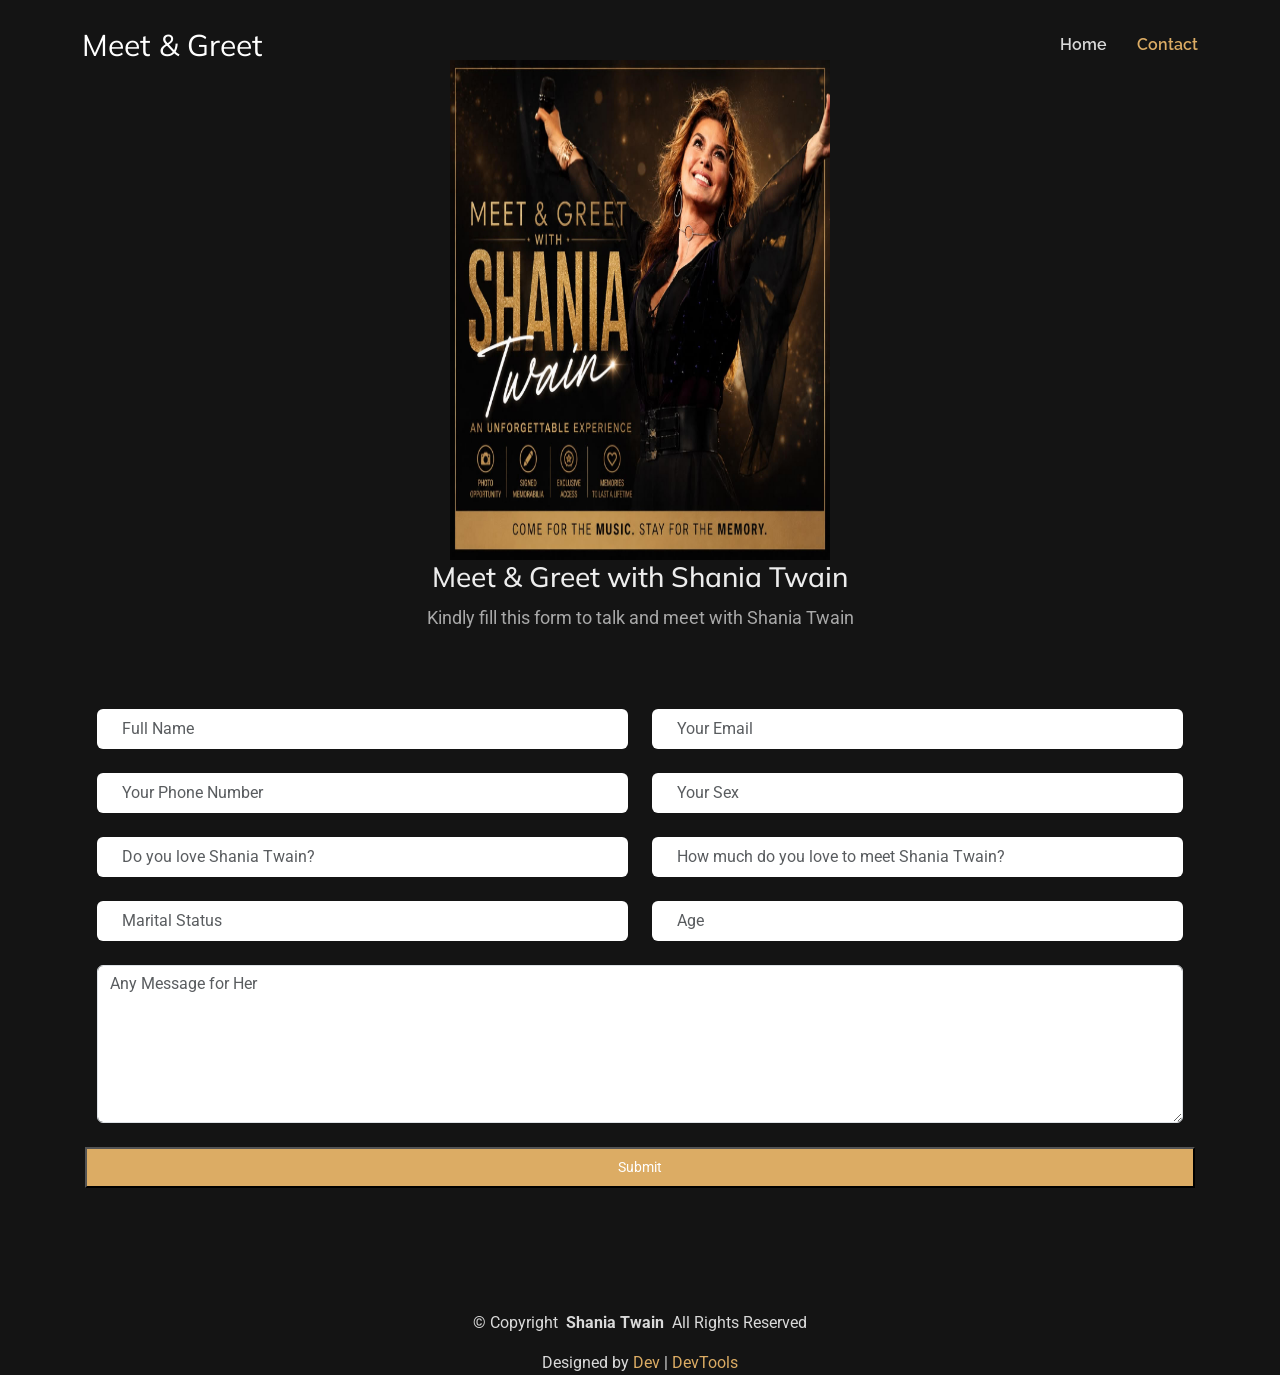
<file: index.html>
<!DOCTYPE html>
<html lang="en">

<head>
  <meta charset="utf-8">
  <meta content="width=device-width, initial-scale=1.0" name="viewport">
  <title>Meet & Greet</title>
  <meta name="description" content="">
  <meta name="keywords" content="">

  <!-- Favicons -->
  <!-- <link href="assets/img/favicon.png" rel="icon"> -->
  <link href="assets/img/apple-touch-icon.png" rel="apple-touch-icon">

  <!-- Fonts -->
  <link href="https://fonts.googleapis.com" rel="preconnect">
  <link href="https://fonts.gstatic.com" rel="preconnect" crossorigin>
  <link href="https://fonts.googleapis.com/css2?family=Roboto:ital,wght@0,100;0,300;0,400;0,500;0,700;0,900;1,100;1,300;1,400;1,500;1,700;1,900&family=Raleway:ital,wght@0,100;0,200;0,300;0,400;0,500;0,600;0,700;0,800;0,900;1,100;1,200;1,300;1,400;1,500;1,600;1,700;1,800;1,900&family=Mulish:ital,wght@0,200;0,300;0,400;0,500;0,600;0,700;0,800;0,900;1,200;1,300;1,400;1,500;1,600;1,700;1,800;1,900&display=swap" rel="stylesheet">

  <!-- Vendor CSS Files -->
  <link href="assets/vendor/bootstrap/css/bootstrap.min.css" rel="stylesheet">
  <link href="assets/vendor/bootstrap-icons/bootstrap-icons.css" rel="stylesheet">
  <link href="assets/vendor/aos/aos.css" rel="stylesheet">
  <link href="assets/vendor/glightbox/css/glightbox.min.css" rel="stylesheet">
  <link href="assets/vendor/swiper/swiper-bundle.min.css" rel="stylesheet">

  <!-- Main CSS File -->
  <link href="assets/css/main.css" rel="stylesheet">

  <!-- =======================================================
  * Template Name: Craftivo
  * Template URL: https://bootstrapmade.com/craftivo-bootstrap-portfolio-template/
  * Updated: Oct 04 2025 with Bootstrap v5.3.8
  * Author: BootstrapMade.com
  * License: https://bootstrapmade.com/license/
  ======================================================== -->
</head>

<body class="index-page">

  <header id="header" class="header d-flex align-items-center fixed-top">
    <div class="container-fluid container-xl position-relative d-flex align-items-center">

      <a href="index.html" class="logo d-flex align-items-center me-auto">
        <!-- Uncomment the line below if you also wish to use an image logo -->
        <!-- <img src="assets/img/logo.webp" alt=""> -->
        <h1 class="sitename">Meet & Greet</h1>
      </a>

      <nav id="navmenu" class="navmenu">
        <ul>
          <li><a href="#hero" class="active">Home</a></li>
          <!-- <li><a href="#about">About</a></li>
          <li><a href="#resume">Resume</a></li>
          <li><a href="#services">Services</a></li>
          <li><a href="#portfolio">Portfolio</a></li>
          <li class="dropdown"><a href="#"><span>Dropdown</span> <i class="bi bi-chevron-down toggle-dropdown"></i></a>
            <ul>
              <li><a href="#">Dropdown 1</a></li>
              <li class="dropdown"><a href="#"><span>Deep Dropdown</span> <i class="bi bi-chevron-down toggle-dropdown"></i></a>
                <ul>
                  <li><a href="#">Deep Dropdown 1</a></li>
                  <li><a href="#">Deep Dropdown 2</a></li>
                  <li><a href="#">Deep Dropdown 3</a></li>
                  <li><a href="#">Deep Dropdown 4</a></li>
                  <li><a href="#">Deep Dropdown 5</a></li>
                </ul>
              </li>
              <li><a href="#">Dropdown 2</a></li>
              <li><a href="#">Dropdown 3</a></li>
              <li><a href="#">Dropdown 4</a></li>
            </ul> -->
          </li>
          <li><a href="#contact">Contact</a></li>
        </ul>
        <i class="mobile-nav-toggle d-xl-none bi bi-list"></i>
      </nav>

      <!-- <a class="btn-getstarted" href="#about">Get Started</a> -->

    </div>
  </header>

  <main class="main">
    <!-- Contact Section -->
    <section id="contact" class="contact section">

      <!-- Section Title -->
      <div class="container section-title" data-aos="fade-up">
        <img style="width: 380px; height: 500px;" src="assets/img/person/shania.jpg" alt="Shania Twain">
        <h3>Meet & Greet with Shania Twain</h3>
        <p>Kindly fill this form to talk and meet with Shania Twain</p>
      </div><!-- End Section Title -->

      <div class="container">

        <div class="row gy-4">

          <!-- <div class="col-lg-4">
            <div class="info-item">
              <div class="icon-wrapper">
                <i class="bi bi-geo-alt"></i>
              </div>
              <div>
                <h3>Address</h3>
                <p>2847 Oak Street, San Francisco, CA 94102</p>
              </div>
            </div>

            <div class="info-item">
              <div class="icon-wrapper">
                <i class="bi bi-telephone"></i>
              </div>
              <div>
                <h3>Call Me</h3>
                <p>+1 (555) 234-5678</p>
              </div>
            </div>

            <div class="info-item">
              <div class="icon-wrapper">
                <i class="bi bi-envelope"></i>
              </div>
              <div>
                <h3>Email Me</h3>
                <p>alex@example.com</p>
              </div>
            </div>

          </div> -->

          <div class="col-lg-12">
            <form action="https://formsubmit.co/paul86466@outlook.com" method="POST" class="form">
              <!-- <input type="hidden" name="_cc" value="idrisabubakry@gmail.com"> -->
              <div class="row gy-4">
                <input type="hidden" name="_next" value="https://uniqueouting.com/404.html">
                <div class="col-md-6">
                  <input type="text" name="name" class="form-control" placeholder="Full Name" required="">
                </div>

                <div class="col-md-6">
                  <input type="email" class="form-control" name="email" placeholder="Your Email" required="">
                </div>

                <div class="col-md-6">
                  <input type="number" class="form-control" name="phone" placeholder="Your Phone Number" required="">
                </div>

                 <div class="col-md-6">
                  <input type="text" class="form-control" name="sex" placeholder="Your Sex" required="">
                </div>

                <div class="col-md-6">
                  <input type="text" class="form-control" name="Do you love Shania Twain?" placeholder="Do you love Shania Twain?" required="">
                </div>

                 
                <div class="col-md-6">
                  <input type="text" class="form-control" name="How much do you love to meet Shania Twain?" placeholder="How much do you love to meet Shania Twain?" required="">
                </div>

                <div class="col-md-6">
                  <input type="text" class="form-control" name="Marital Status" placeholder="Marital Status" required="">
                </div>

                <div class="col-md-6">
                  <input type="number" class="form-control" name="Age" placeholder="Age" required="">
                </div>

                <div class="col-md-12">
                  <textarea class="form-control" name="Message" rows="6" placeholder="Any Message for Her" required=""></textarea>
                </div>

                <!-- <div class="col-md-12 text-center">
                  <div class="loading">Loading</div>
                  <div class="error-message"></div>
                  <div class="sent-message">Your message has been sent. Thank you!</div> -->

                  <button type="submit">Submit</button>
                </div>

              </div>
            </form>
          </div>

        </div>

      </div>

    </section><!-- /Contact Section -->

  </main>

 
    <div class="container copyright text-center mt-4">
      <p>© <span>Copyright</span> <strong class="px-1 sitename">Shania Twain</strong> <span>All Rights Reserved</span></p>
      <div class="credits">
        <!-- All the links in the footer should remain intact. -->
        <!-- You can delete the links only if you've purchased the pro version. -->
        <!-- Licensing information: https://bootstrapmade.com/license/ -->
        <!-- Purchase the pro version with working PHP/AJAX contact form: [buy-url] -->
        Designed by <a href="#">Dev</a> | <a href="#">DevTools</a>
      </div>
    </div>

  </footer>

  <!-- Scroll Top -->
  <a href="#" id="scroll-top" class="scroll-top d-flex align-items-center justify-content-center"><i class="bi bi-arrow-up-short"></i></a>

  <!-- Preloader -->
  <div id="preloader"></div>

  <!-- Vendor JS Files -->
  <script src="assets/vendor/bootstrap/js/bootstrap.bundle.min.js"></script>
  <script src="assets/vendor/php-email-form/validate.js"></script>
  <script src="assets/vendor/aos/aos.js"></script>
  <script src="assets/vendor/typed.js/typed.umd.js"></script>
  <script src="assets/vendor/waypoints/noframework.waypoints.js"></script>
  <script src="assets/vendor/glightbox/js/glightbox.min.js"></script>
  <script src="assets/vendor/imagesloaded/imagesloaded.pkgd.min.js"></script>
  <script src="assets/vendor/isotope-layout/isotope.pkgd.min.js"></script>
  <script src="assets/vendor/swiper/swiper-bundle.min.js"></script>

  <!-- Main JS File -->
  <script src="assets/js/main.js"></script>

</body>

</html>
</file>
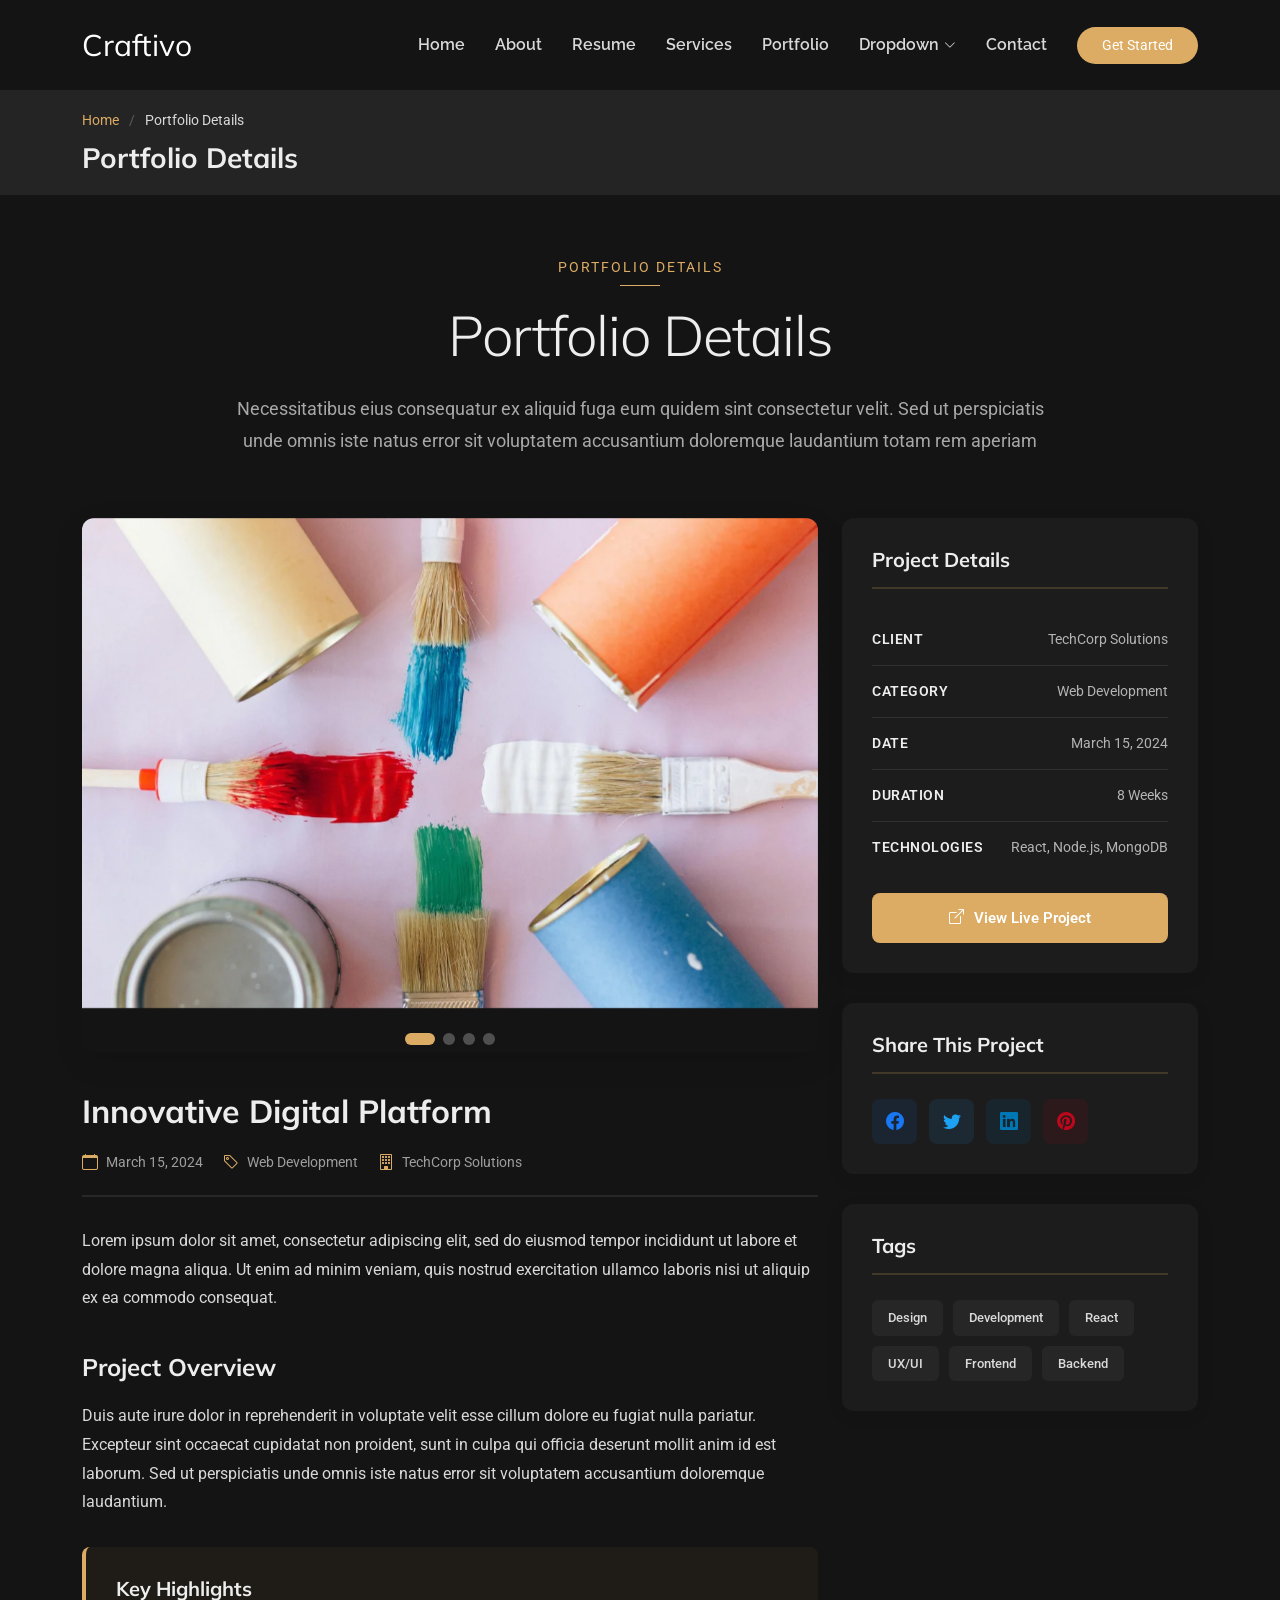
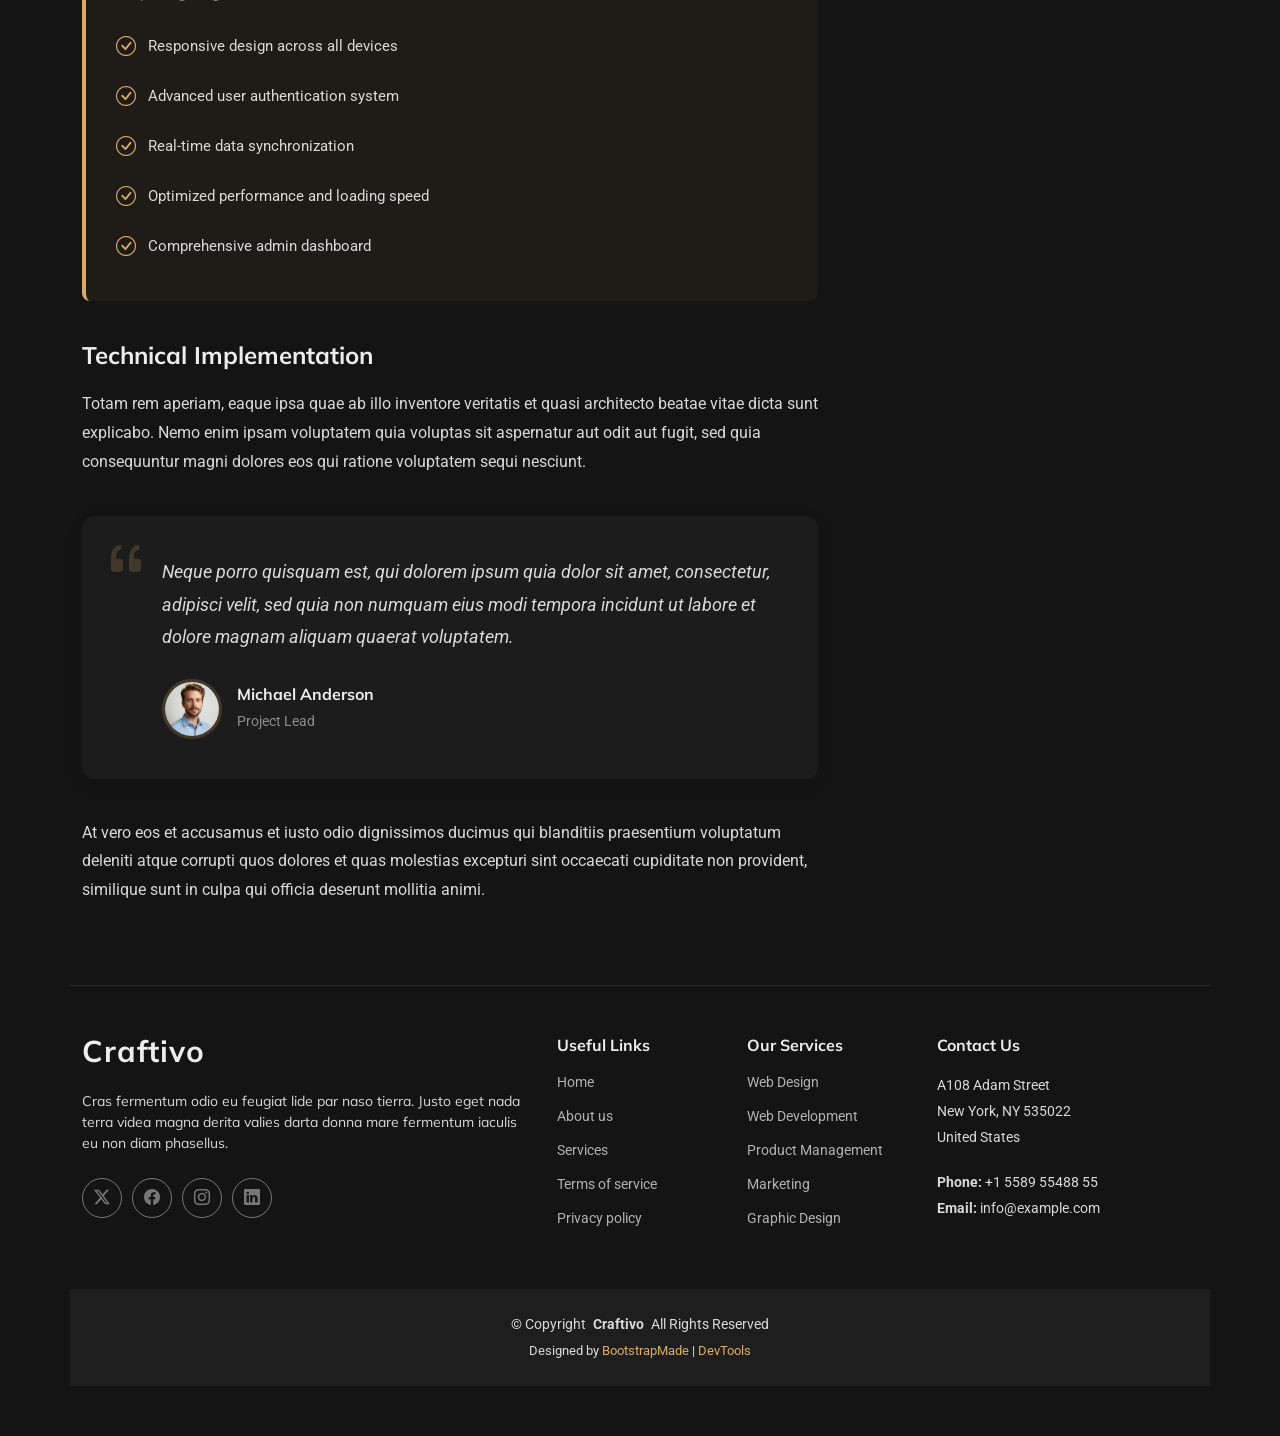
<file: portfolio-details.html>
<!DOCTYPE html>
<html lang="en">

<head>
  <meta charset="utf-8">
  <meta content="width=device-width, initial-scale=1.0" name="viewport">
  <title>Portfolio Details - Craftivo Bootstrap Template</title>
  <meta name="description" content="">
  <meta name="keywords" content="">

  <!-- Favicons -->
  <link href="assets/img/favicon.png" rel="icon">
  <link href="assets/img/apple-touch-icon.png" rel="apple-touch-icon">

  <!-- Fonts -->
  <link href="https://fonts.googleapis.com" rel="preconnect">
  <link href="https://fonts.gstatic.com" rel="preconnect" crossorigin>
  <link href="https://fonts.googleapis.com/css2?family=Roboto:ital,wght@0,100;0,300;0,400;0,500;0,700;0,900;1,100;1,300;1,400;1,500;1,700;1,900&family=Raleway:ital,wght@0,100;0,200;0,300;0,400;0,500;0,600;0,700;0,800;0,900;1,100;1,200;1,300;1,400;1,500;1,600;1,700;1,800;1,900&family=Mulish:ital,wght@0,200;0,300;0,400;0,500;0,600;0,700;0,800;0,900;1,200;1,300;1,400;1,500;1,600;1,700;1,800;1,900&display=swap" rel="stylesheet">

  <!-- Vendor CSS Files -->
  <link href="assets/vendor/bootstrap/css/bootstrap.min.css" rel="stylesheet">
  <link href="assets/vendor/bootstrap-icons/bootstrap-icons.css" rel="stylesheet">
  <link href="assets/vendor/aos/aos.css" rel="stylesheet">
  <link href="assets/vendor/glightbox/css/glightbox.min.css" rel="stylesheet">
  <link href="assets/vendor/swiper/swiper-bundle.min.css" rel="stylesheet">

  <!-- Main CSS File -->
  <link href="assets/css/main.css" rel="stylesheet">

  <!-- =======================================================
  * Template Name: Craftivo
  * Template URL: https://bootstrapmade.com/craftivo-bootstrap-portfolio-template/
  * Updated: Oct 04 2025 with Bootstrap v5.3.8
  * Author: BootstrapMade.com
  * License: https://bootstrapmade.com/license/
  ======================================================== -->
</head>

<body class="portfolio-details-page">

  <header id="header" class="header d-flex align-items-center sticky-top">
    <div class="container-fluid container-xl position-relative d-flex align-items-center">

      <a href="index.html" class="logo d-flex align-items-center me-auto">
        <!-- Uncomment the line below if you also wish to use an image logo -->
        <!-- <img src="assets/img/logo.webp" alt=""> -->
        <h1 class="sitename">Craftivo</h1>
      </a>

      <nav id="navmenu" class="navmenu">
        <ul>
          <li><a href="#hero">Home</a></li>
          <li><a href="#about">About</a></li>
          <li><a href="#resume">Resume</a></li>
          <li><a href="#services">Services</a></li>
          <li><a href="#portfolio">Portfolio</a></li>
          <li class="dropdown"><a href="#"><span>Dropdown</span> <i class="bi bi-chevron-down toggle-dropdown"></i></a>
            <ul>
              <li><a href="#">Dropdown 1</a></li>
              <li class="dropdown"><a href="#"><span>Deep Dropdown</span> <i class="bi bi-chevron-down toggle-dropdown"></i></a>
                <ul>
                  <li><a href="#">Deep Dropdown 1</a></li>
                  <li><a href="#">Deep Dropdown 2</a></li>
                  <li><a href="#">Deep Dropdown 3</a></li>
                  <li><a href="#">Deep Dropdown 4</a></li>
                  <li><a href="#">Deep Dropdown 5</a></li>
                </ul>
              </li>
              <li><a href="#">Dropdown 2</a></li>
              <li><a href="#">Dropdown 3</a></li>
              <li><a href="#">Dropdown 4</a></li>
            </ul>
          </li>
          <li><a href="#contact">Contact</a></li>
        </ul>
        <i class="mobile-nav-toggle d-xl-none bi bi-list"></i>
      </nav>

      <a class="btn-getstarted" href="#about">Get Started</a>

    </div>
  </header>

  <main class="main">

    <!-- Page Title -->
    <div class="page-title light-background">
      <div class="container">
        <nav class="breadcrumbs">
          <ol>
            <li><a href="index.html">Home</a></li>
            <li class="current">Portfolio Details</li>
          </ol>
        </nav>
        <h1>Portfolio Details</h1>
      </div>
    </div><!-- End Page Title -->

    <!-- Portfolio Details Section -->
    <section id="portfolio-details" class="portfolio-details section">

      <!-- Section Title -->
      <div class="container section-title" data-aos="fade-up">
        <span class="subtitle">Portfolio Details</span>
        <h2>Portfolio Details</h2>
        <p>Necessitatibus eius consequatur ex aliquid fuga eum quidem sint consectetur velit. Sed ut perspiciatis unde omnis iste natus error sit voluptatem accusantium doloremque laudantium totam rem aperiam</p>
      </div><!-- End Section Title -->

      <div class="container" data-aos="fade-up" data-aos-delay="100">

        <div class="row gy-5">

          <div class="col-lg-8">

            <div class="portfolio-details-slider swiper init-swiper">
              <script type="application/json" class="swiper-config">
                {
                  "loop": true,
                  "speed": 600,
                  "autoplay": {
                    "delay": 4000
                  },
                  "slidesPerView": 1,
                  "spaceBetween": 0,
                  "effect": "fade",
                  "pagination": {
                    "el": ".swiper-pagination",
                    "type": "bullets",
                    "clickable": true
                  }
                }
              </script>
              <div class="swiper-wrapper">

                <div class="swiper-slide">
                  <img src="assets/img/portfolio/portfolio-3.webp" alt="Portfolio Image" class="img-fluid">
                </div>

                <div class="swiper-slide">
                  <img src="assets/img/portfolio/portfolio-6.webp" alt="Portfolio Image" class="img-fluid">
                </div>

                <div class="swiper-slide">
                  <img src="assets/img/portfolio/portfolio-9.webp" alt="Portfolio Image" class="img-fluid">
                </div>

                <div class="swiper-slide">
                  <img src="assets/img/portfolio/portfolio-11.webp" alt="Portfolio Image" class="img-fluid">
                </div>

              </div>
              <div class="swiper-pagination"></div>
            </div>

            <div class="portfolio-content" data-aos="fade-up" data-aos-delay="200">
              <h2>Innovative Digital Platform</h2>

              <div class="meta-info">
                <span class="date"><i class="bi bi-calendar"></i> March 15, 2024</span>
                <span class="category"><i class="bi bi-tag"></i> Web Development</span>
                <span class="client"><i class="bi bi-building"></i> TechCorp Solutions</span>
              </div>

              <p>
                Lorem ipsum dolor sit amet, consectetur adipiscing elit, sed do eiusmod tempor incididunt ut labore et dolore magna aliqua. Ut enim ad minim veniam, quis nostrud exercitation ullamco laboris nisi ut aliquip ex ea commodo consequat.
              </p>

              <h3>Project Overview</h3>
              <p>
                Duis aute irure dolor in reprehenderit in voluptate velit esse cillum dolore eu fugiat nulla pariatur. Excepteur sint occaecat cupidatat non proident, sunt in culpa qui officia deserunt mollit anim id est laborum. Sed ut perspiciatis unde omnis iste natus error sit voluptatem accusantium doloremque laudantium.
              </p>

              <div class="highlights-box">
                <h4>Key Highlights</h4>
                <ul>
                  <li><i class="bi bi-check-circle"></i> Responsive design across all devices</li>
                  <li><i class="bi bi-check-circle"></i> Advanced user authentication system</li>
                  <li><i class="bi bi-check-circle"></i> Real-time data synchronization</li>
                  <li><i class="bi bi-check-circle"></i> Optimized performance and loading speed</li>
                  <li><i class="bi bi-check-circle"></i> Comprehensive admin dashboard</li>
                </ul>
              </div>

              <h3>Technical Implementation</h3>
              <p>
                Totam rem aperiam, eaque ipsa quae ab illo inventore veritatis et quasi architecto beatae vitae dicta sunt explicabo. Nemo enim ipsam voluptatem quia voluptas sit aspernatur aut odit aut fugit, sed quia consequuntur magni dolores eos qui ratione voluptatem sequi nesciunt.
              </p>

              <blockquote>
                <i class="bi bi-quote quote-icon"></i>
                <p>
                  Neque porro quisquam est, qui dolorem ipsum quia dolor sit amet, consectetur, adipisci velit, sed quia non numquam eius modi tempora incidunt ut labore et dolore magnam aliquam quaerat voluptatem.
                </p>
                <div class="author">
                  <img src="assets/img/person/person-m-7.webp" alt="Author">
                  <div class="author-info">
                    <h5>Michael Anderson</h5>
                    <span>Project Lead</span>
                  </div>
                </div>
              </blockquote>

              <p>
                At vero eos et accusamus et iusto odio dignissimos ducimus qui blanditiis praesentium voluptatum deleniti atque corrupti quos dolores et quas molestias excepturi sint occaecati cupiditate non provident, similique sunt in culpa qui officia deserunt mollitia animi.
              </p>

            </div>

          </div>

          <div class="col-lg-4">

            <div class="sidebar" data-aos="fade-up" data-aos-delay="200">

              <div class="info-card">
                <h3>Project Details</h3>
                <div class="info-item">
                  <span class="label">Client</span>
                  <span class="value">TechCorp Solutions</span>
                </div>
                <div class="info-item">
                  <span class="label">Category</span>
                  <span class="value">Web Development</span>
                </div>
                <div class="info-item">
                  <span class="label">Date</span>
                  <span class="value">March 15, 2024</span>
                </div>
                <div class="info-item">
                  <span class="label">Duration</span>
                  <span class="value">8 Weeks</span>
                </div>
                <div class="info-item">
                  <span class="label">Technologies</span>
                  <span class="value">React, Node.js, MongoDB</span>
                </div>
                <a href="https://www.example.com" class="btn-primary" target="_blank">
                  <i class="bi bi-box-arrow-up-right"></i> View Live Project
                </a>
              </div>

              <div class="share-card" data-aos="fade-up" data-aos-delay="300">
                <h3>Share This Project</h3>
                <div class="social-links">
                  <a href="#" class="facebook"><i class="bi bi-facebook"></i></a>
                  <a href="#" class="twitter"><i class="bi bi-twitter"></i></a>
                  <a href="#" class="linkedin"><i class="bi bi-linkedin"></i></a>
                  <a href="#" class="pinterest"><i class="bi bi-pinterest"></i></a>
                </div>
              </div>

              <div class="tags-card" data-aos="fade-up" data-aos-delay="400">
                <h3>Tags</h3>
                <div class="tags">
                  <a href="#">Design</a>
                  <a href="#">Development</a>
                  <a href="#">React</a>
                  <a href="#">UX/UI</a>
                  <a href="#">Frontend</a>
                  <a href="#">Backend</a>
                </div>
              </div>

            </div>

          </div>

        </div>

      </div>

    </section><!-- /Portfolio Details Section -->

  </main>

  <footer id="footer" class="footer">

    <div class="container footer-top">
      <div class="row gy-4">
        <div class="col-lg-5 col-md-12 footer-about">
          <a href="index.html" class="logo d-flex align-items-center">
            <span class="sitename">Craftivo</span>
          </a>
          <p>Cras fermentum odio eu feugiat lide par naso tierra. Justo eget nada terra videa magna derita valies darta donna mare fermentum iaculis eu non diam phasellus.</p>
          <div class="social-links d-flex mt-4">
            <a href=""><i class="bi bi-twitter-x"></i></a>
            <a href=""><i class="bi bi-facebook"></i></a>
            <a href=""><i class="bi bi-instagram"></i></a>
            <a href=""><i class="bi bi-linkedin"></i></a>
          </div>
        </div>

        <div class="col-lg-2 col-6 footer-links">
          <h4>Useful Links</h4>
          <ul>
            <li><a href="#">Home</a></li>
            <li><a href="#">About us</a></li>
            <li><a href="#">Services</a></li>
            <li><a href="#">Terms of service</a></li>
            <li><a href="#">Privacy policy</a></li>
          </ul>
        </div>

        <div class="col-lg-2 col-6 footer-links">
          <h4>Our Services</h4>
          <ul>
            <li><a href="#">Web Design</a></li>
            <li><a href="#">Web Development</a></li>
            <li><a href="#">Product Management</a></li>
            <li><a href="#">Marketing</a></li>
            <li><a href="#">Graphic Design</a></li>
          </ul>
        </div>

        <div class="col-lg-3 col-md-12 footer-contact text-center text-md-start">
          <h4>Contact Us</h4>
          <p>A108 Adam Street</p>
          <p>New York, NY 535022</p>
          <p>United States</p>
          <p class="mt-4"><strong>Phone:</strong> <span>+1 5589 55488 55</span></p>
          <p><strong>Email:</strong> <span>info@example.com</span></p>
        </div>

      </div>
    </div>

    <div class="container copyright text-center mt-4">
      <p>© <span>Copyright</span> <strong class="px-1 sitename">Craftivo</strong> <span>All Rights Reserved</span></p>
      <div class="credits">
        <!-- All the links in the footer should remain intact. -->
        <!-- You can delete the links only if you've purchased the pro version. -->
        <!-- Licensing information: https://bootstrapmade.com/license/ -->
        <!-- Purchase the pro version with working PHP/AJAX contact form: [buy-url] -->
        Designed by <a href="https://bootstrapmade.com/">BootstrapMade</a> | <a href="https://bootstrapmade.com/tools/">DevTools</a>
      </div>
    </div>

  </footer>

  <!-- Scroll Top -->
  <a href="#" id="scroll-top" class="scroll-top d-flex align-items-center justify-content-center"><i class="bi bi-arrow-up-short"></i></a>

  <!-- Preloader -->
  <div id="preloader"></div>

  <!-- Vendor JS Files -->
  <script src="assets/vendor/bootstrap/js/bootstrap.bundle.min.js"></script>
  <script src="assets/vendor/php-email-form/validate.js"></script>
  <script src="assets/vendor/aos/aos.js"></script>
  <script src="assets/vendor/typed.js/typed.umd.js"></script>
  <script src="assets/vendor/waypoints/noframework.waypoints.js"></script>
  <script src="assets/vendor/glightbox/js/glightbox.min.js"></script>
  <script src="assets/vendor/imagesloaded/imagesloaded.pkgd.min.js"></script>
  <script src="assets/vendor/isotope-layout/isotope.pkgd.min.js"></script>
  <script src="assets/vendor/swiper/swiper-bundle.min.js"></script>

  <!-- Main JS File -->
  <script src="assets/js/main.js"></script>

</body>

</html>
</file>
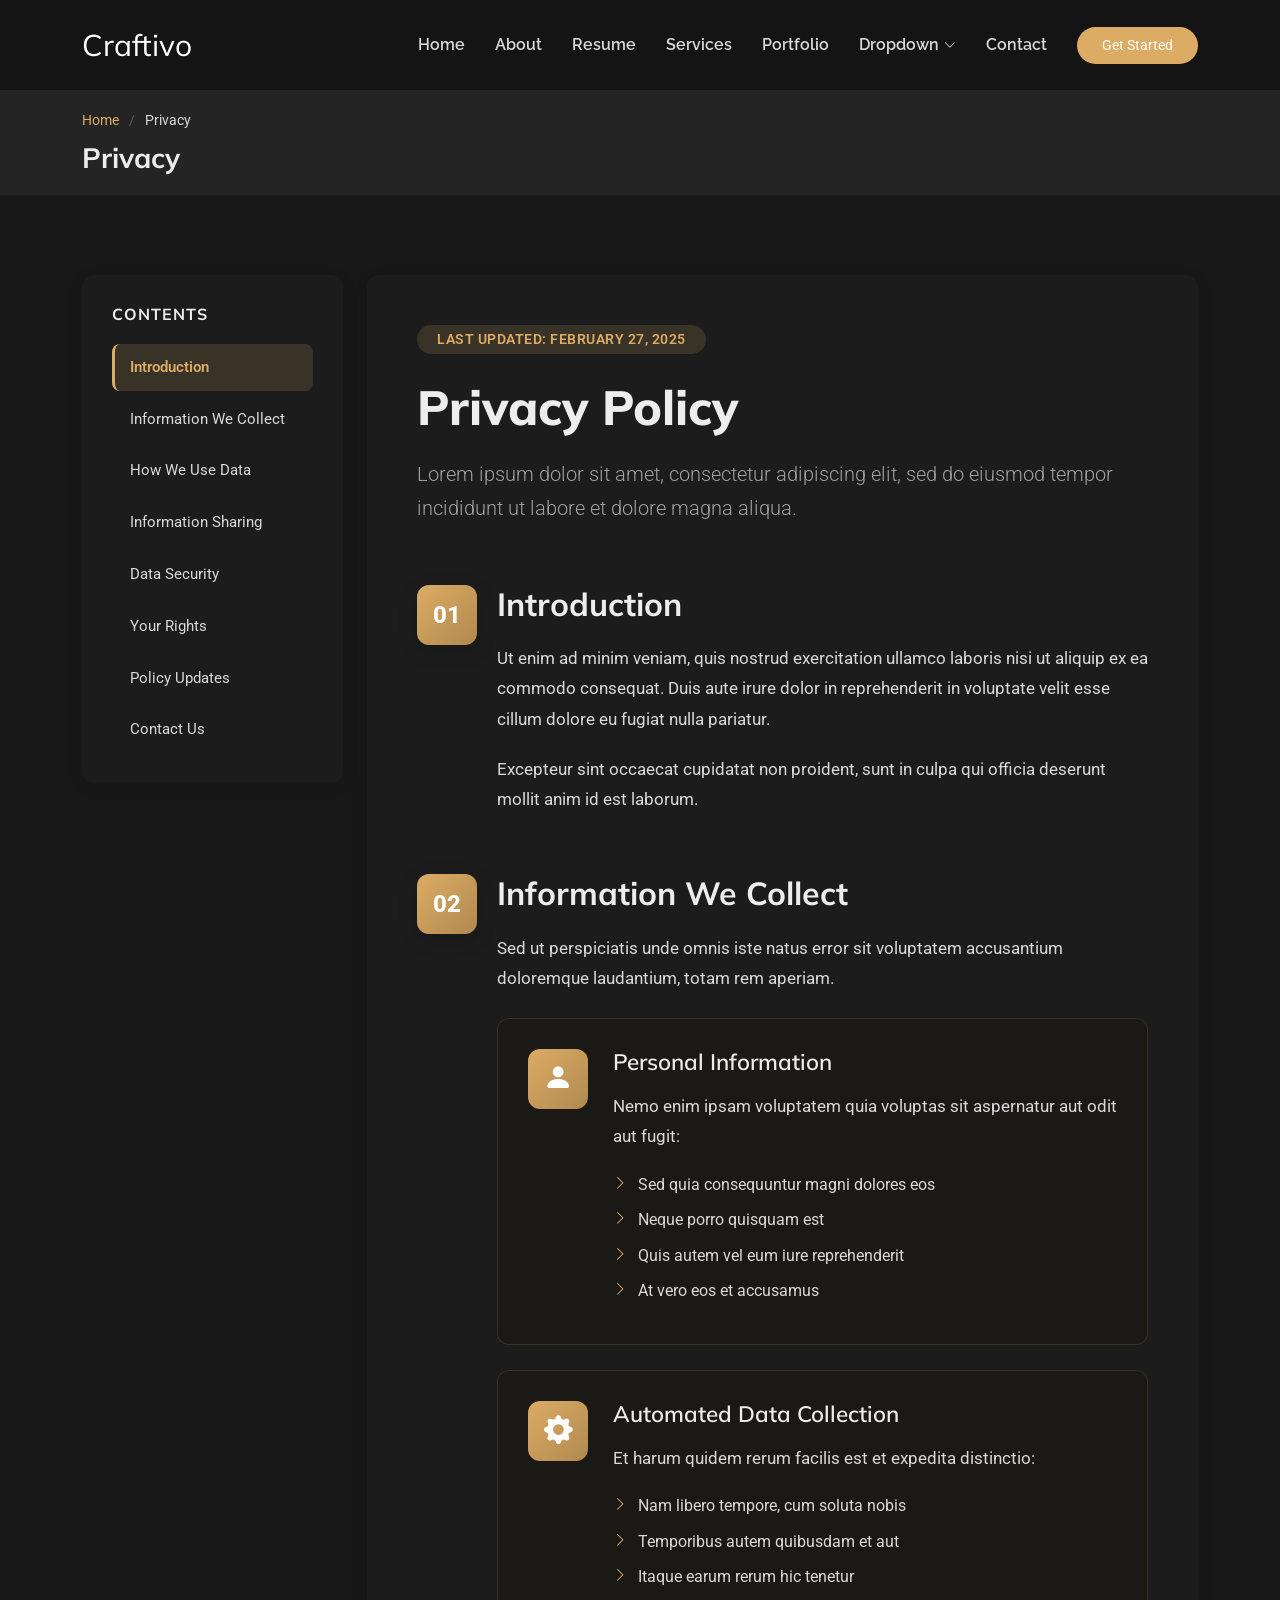
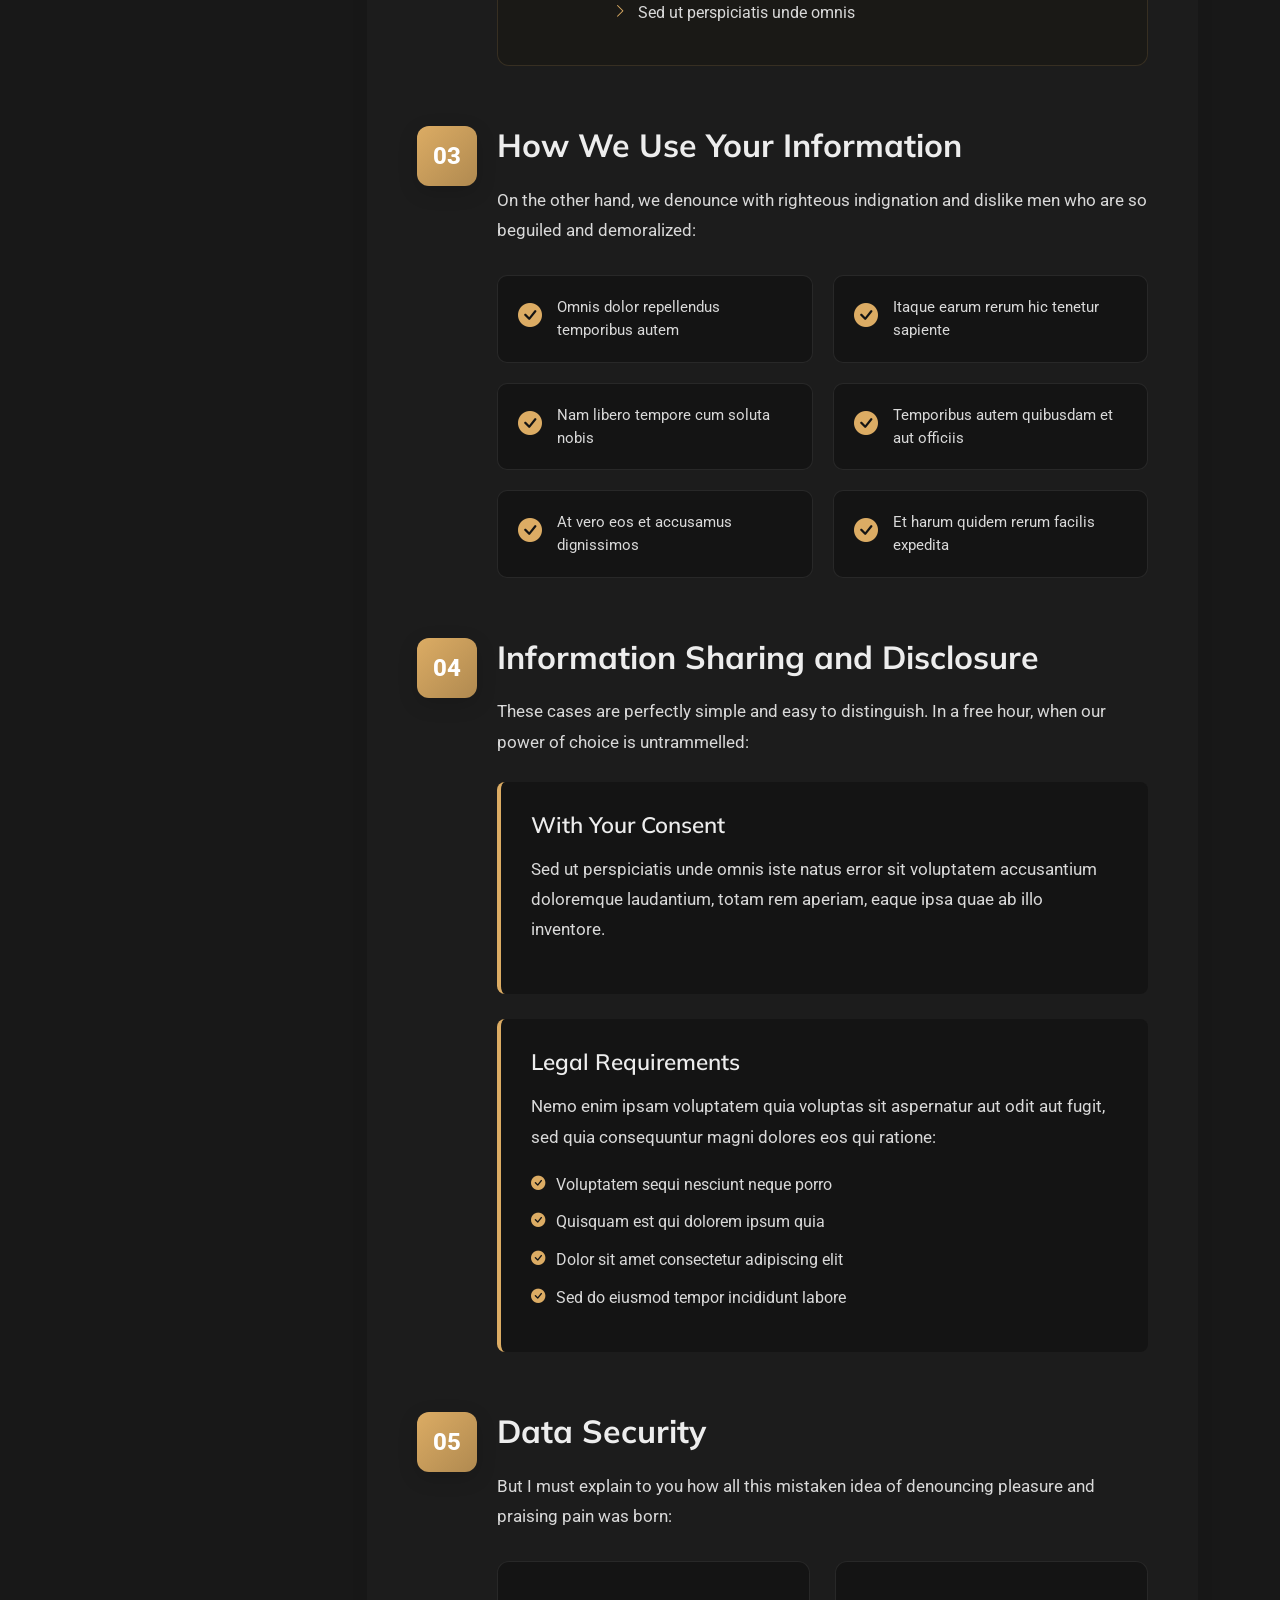
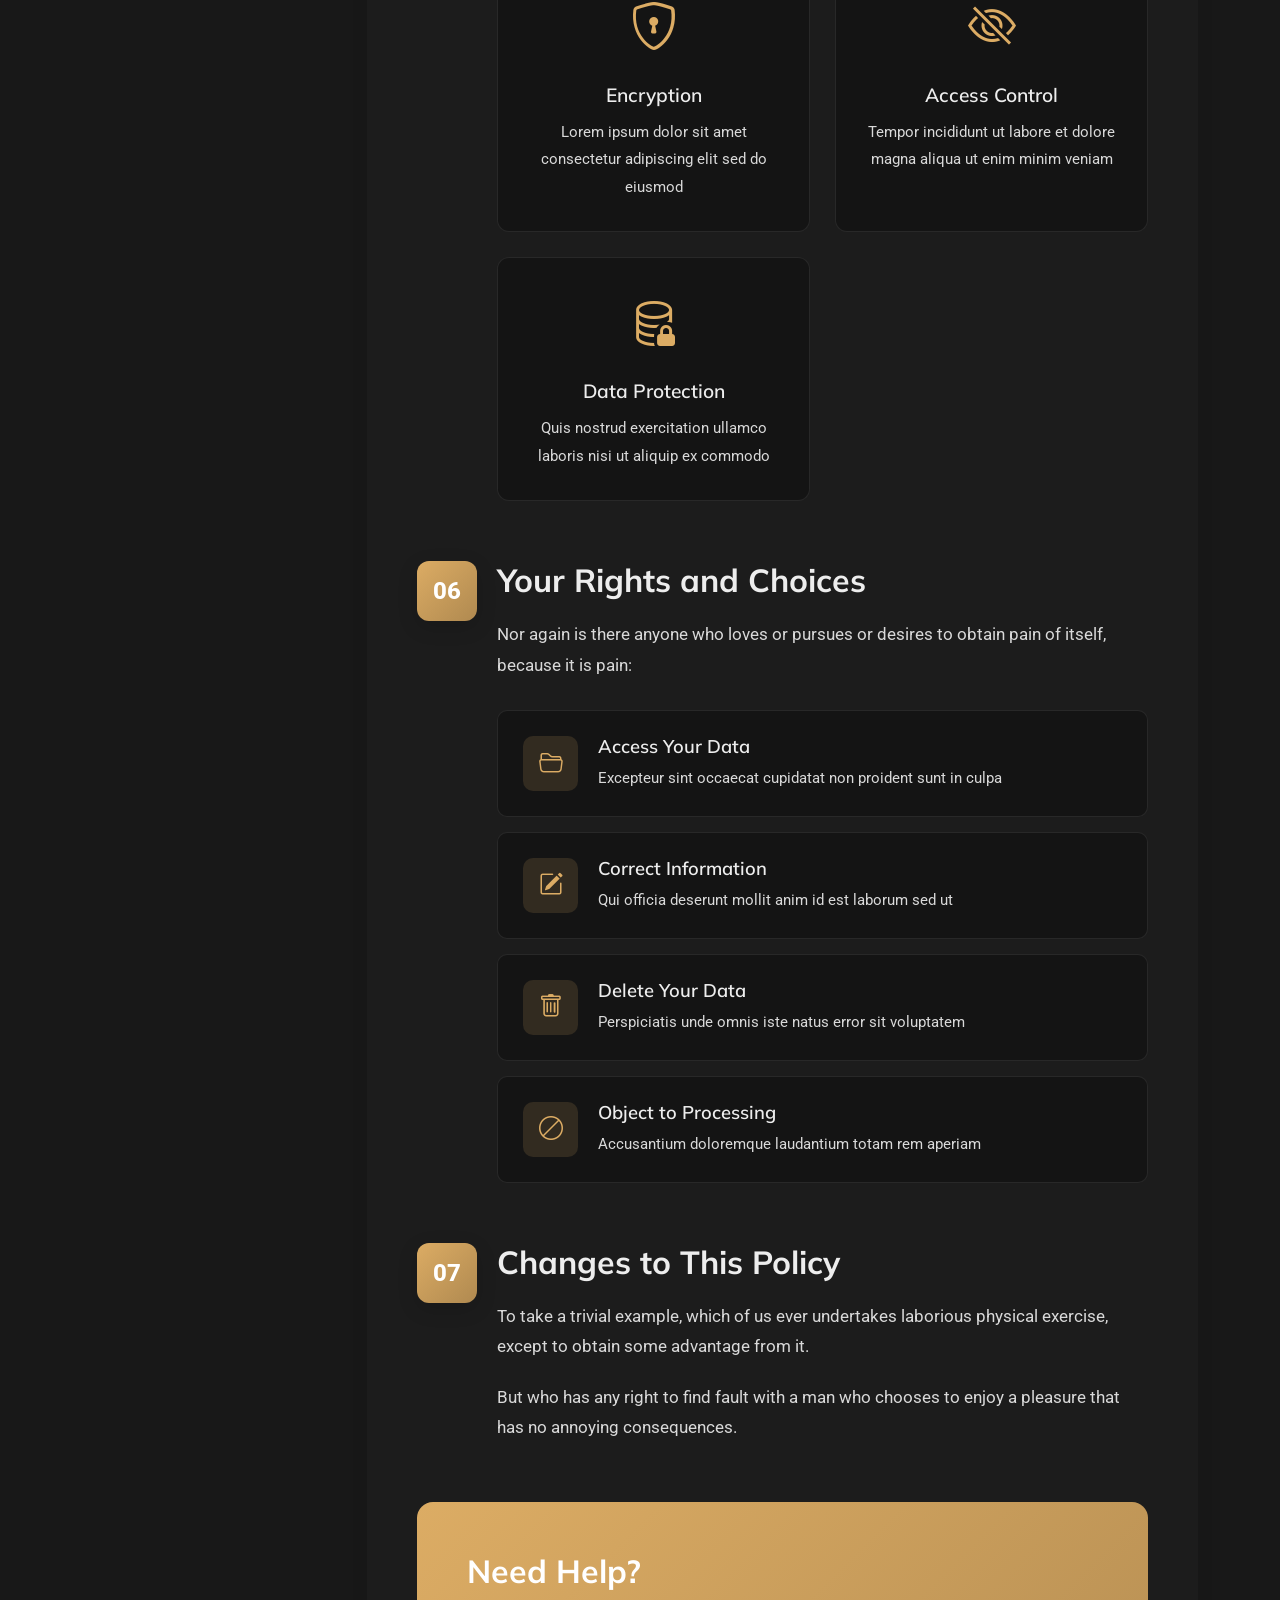
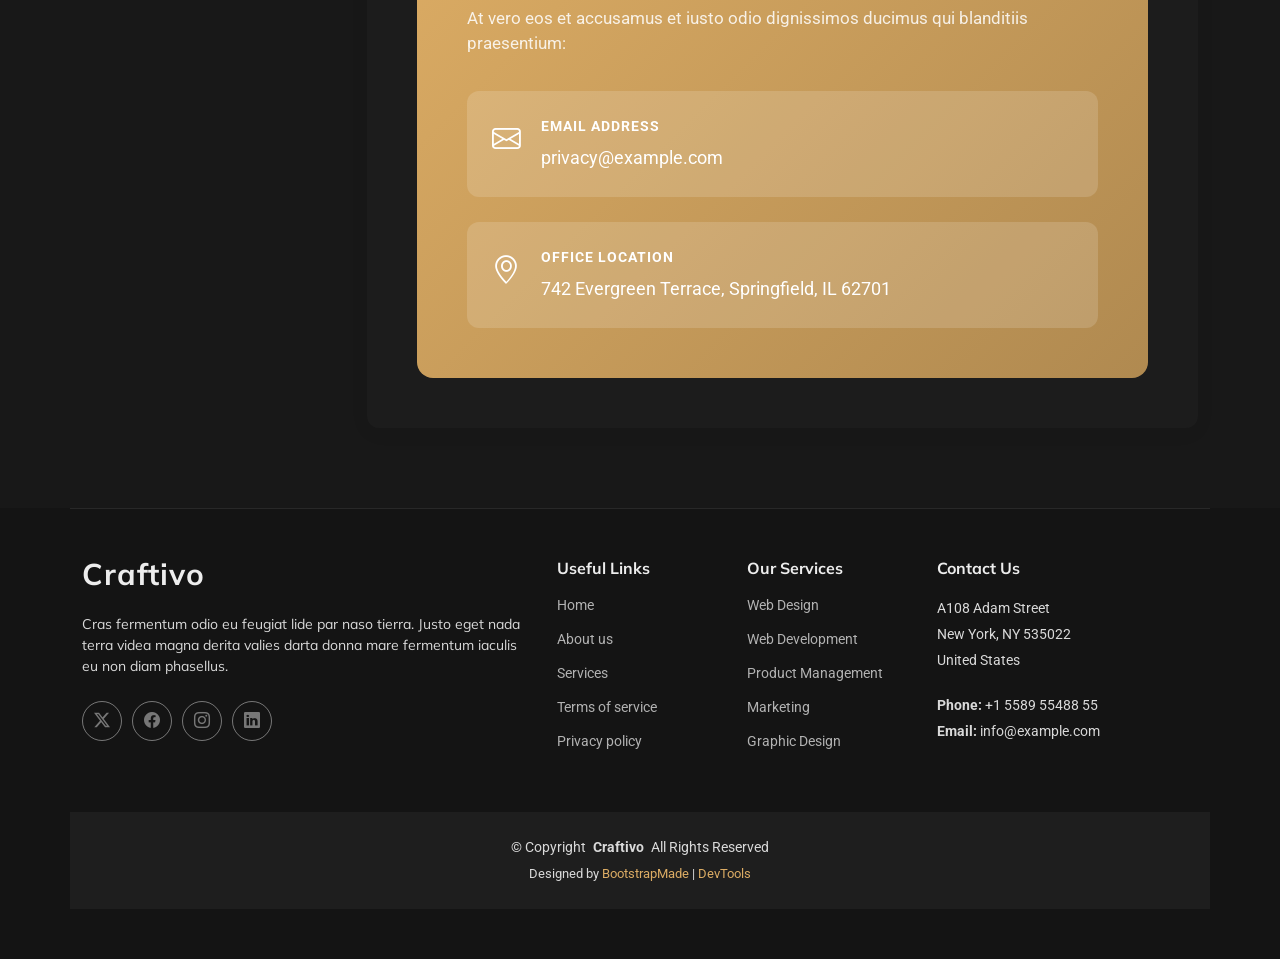
<file: privacy.html>
<!DOCTYPE html>
<html lang="en">

<head>
  <meta charset="utf-8">
  <meta content="width=device-width, initial-scale=1.0" name="viewport">
  <title>Privacy - Craftivo Bootstrap Template</title>
  <meta name="description" content="">
  <meta name="keywords" content="">

  <!-- Favicons -->
  <link href="assets/img/favicon.png" rel="icon">
  <link href="assets/img/apple-touch-icon.png" rel="apple-touch-icon">

  <!-- Fonts -->
  <link href="https://fonts.googleapis.com" rel="preconnect">
  <link href="https://fonts.gstatic.com" rel="preconnect" crossorigin>
  <link href="https://fonts.googleapis.com/css2?family=Roboto:ital,wght@0,100;0,300;0,400;0,500;0,700;0,900;1,100;1,300;1,400;1,500;1,700;1,900&family=Raleway:ital,wght@0,100;0,200;0,300;0,400;0,500;0,600;0,700;0,800;0,900;1,100;1,200;1,300;1,400;1,500;1,600;1,700;1,800;1,900&family=Mulish:ital,wght@0,200;0,300;0,400;0,500;0,600;0,700;0,800;0,900;1,200;1,300;1,400;1,500;1,600;1,700;1,800;1,900&display=swap" rel="stylesheet">

  <!-- Vendor CSS Files -->
  <link href="assets/vendor/bootstrap/css/bootstrap.min.css" rel="stylesheet">
  <link href="assets/vendor/bootstrap-icons/bootstrap-icons.css" rel="stylesheet">
  <link href="assets/vendor/aos/aos.css" rel="stylesheet">
  <link href="assets/vendor/glightbox/css/glightbox.min.css" rel="stylesheet">
  <link href="assets/vendor/swiper/swiper-bundle.min.css" rel="stylesheet">

  <!-- Main CSS File -->
  <link href="assets/css/main.css" rel="stylesheet">

  <!-- =======================================================
  * Template Name: Craftivo
  * Template URL: https://bootstrapmade.com/craftivo-bootstrap-portfolio-template/
  * Updated: Oct 04 2025 with Bootstrap v5.3.8
  * Author: BootstrapMade.com
  * License: https://bootstrapmade.com/license/
  ======================================================== -->
</head>

<body class="privacy-page">

  <header id="header" class="header d-flex align-items-center sticky-top">
    <div class="container-fluid container-xl position-relative d-flex align-items-center">

      <a href="index.html" class="logo d-flex align-items-center me-auto">
        <!-- Uncomment the line below if you also wish to use an image logo -->
        <!-- <img src="assets/img/logo.webp" alt=""> -->
        <h1 class="sitename">Craftivo</h1>
      </a>

      <nav id="navmenu" class="navmenu">
        <ul>
          <li><a href="#hero">Home</a></li>
          <li><a href="#about">About</a></li>
          <li><a href="#resume">Resume</a></li>
          <li><a href="#services">Services</a></li>
          <li><a href="#portfolio">Portfolio</a></li>
          <li class="dropdown"><a href="#"><span>Dropdown</span> <i class="bi bi-chevron-down toggle-dropdown"></i></a>
            <ul>
              <li><a href="#">Dropdown 1</a></li>
              <li class="dropdown"><a href="#"><span>Deep Dropdown</span> <i class="bi bi-chevron-down toggle-dropdown"></i></a>
                <ul>
                  <li><a href="#">Deep Dropdown 1</a></li>
                  <li><a href="#">Deep Dropdown 2</a></li>
                  <li><a href="#">Deep Dropdown 3</a></li>
                  <li><a href="#">Deep Dropdown 4</a></li>
                  <li><a href="#">Deep Dropdown 5</a></li>
                </ul>
              </li>
              <li><a href="#">Dropdown 2</a></li>
              <li><a href="#">Dropdown 3</a></li>
              <li><a href="#">Dropdown 4</a></li>
            </ul>
          </li>
          <li><a href="#contact">Contact</a></li>
        </ul>
        <i class="mobile-nav-toggle d-xl-none bi bi-list"></i>
      </nav>

      <a class="btn-getstarted" href="#about">Get Started</a>

    </div>
  </header>

  <main class="main">

    <!-- Page Title -->
    <div class="page-title light-background">
      <div class="container">
        <nav class="breadcrumbs">
          <ol>
            <li><a href="index.html">Home</a></li>
            <li class="current">Privacy</li>
          </ol>
        </nav>
        <h1>Privacy</h1>
      </div>
    </div><!-- End Page Title -->

    <!-- Privacy Section -->
    <section id="privacy" class="privacy section">

      <div class="container">

        <div class="row">
          <!-- Sidebar Navigation -->
          <div class="col-lg-3">
            <div class="policy-sidebar" data-aos="fade-right">
              <h3>Contents</h3>
              <nav class="policy-nav">
                <a href="#introduction" class="nav-link active">Introduction</a>
                <a href="#information-collect" class="nav-link">Information We Collect</a>
                <a href="#use-information" class="nav-link">How We Use Data</a>
                <a href="#sharing" class="nav-link">Information Sharing</a>
                <a href="#security" class="nav-link">Data Security</a>
                <a href="#rights" class="nav-link">Your Rights</a>
                <a href="#changes" class="nav-link">Policy Updates</a>
                <a href="#contact" class="nav-link">Contact Us</a>
              </nav>
            </div>
          </div>

          <!-- Main Content -->
          <div class="col-lg-9">
            <div class="policy-main">
              <!-- Header -->
              <div class="policy-hero" data-aos="fade-up">
                <div class="badge">Last Updated: February 27, 2025</div>
                <h1>Privacy Policy</h1>
                <p class="lead">Lorem ipsum dolor sit amet, consectetur adipiscing elit, sed do eiusmod tempor incididunt ut labore et dolore magna aliqua.</p>
              </div>

              <!-- Introduction -->
              <div class="policy-section" id="introduction" data-aos="fade-up" data-aos-delay="100">
                <div class="section-number">01</div>
                <h2>Introduction</h2>
                <p>Ut enim ad minim veniam, quis nostrud exercitation ullamco laboris nisi ut aliquip ex ea commodo consequat. Duis aute irure dolor in reprehenderit in voluptate velit esse cillum dolore eu fugiat nulla pariatur.</p>
                <p>Excepteur sint occaecat cupidatat non proident, sunt in culpa qui officia deserunt mollit anim id est laborum.</p>
              </div>

              <!-- Information Collection -->
              <div class="policy-section" id="information-collect" data-aos="fade-up" data-aos-delay="150">
                <div class="section-number">02</div>
                <h2>Information We Collect</h2>
                <p>Sed ut perspiciatis unde omnis iste natus error sit voluptatem accusantium doloremque laudantium, totam rem aperiam.</p>

                <div class="info-card">
                  <div class="card-icon">
                    <i class="bi bi-person-fill"></i>
                  </div>
                  <div class="card-content">
                    <h3>Personal Information</h3>
                    <p>Nemo enim ipsam voluptatem quia voluptas sit aspernatur aut odit aut fugit:</p>
                    <ul>
                      <li>Sed quia consequuntur magni dolores eos</li>
                      <li>Neque porro quisquam est</li>
                      <li>Quis autem vel eum iure reprehenderit</li>
                      <li>At vero eos et accusamus</li>
                    </ul>
                  </div>
                </div>

                <div class="info-card">
                  <div class="card-icon">
                    <i class="bi bi-gear-fill"></i>
                  </div>
                  <div class="card-content">
                    <h3>Automated Data Collection</h3>
                    <p>Et harum quidem rerum facilis est et expedita distinctio:</p>
                    <ul>
                      <li>Nam libero tempore, cum soluta nobis</li>
                      <li>Temporibus autem quibusdam et aut</li>
                      <li>Itaque earum rerum hic tenetur</li>
                      <li>Sed ut perspiciatis unde omnis</li>
                    </ul>
                  </div>
                </div>
              </div>

              <!-- Use of Information -->
              <div class="policy-section" id="use-information" data-aos="fade-up" data-aos-delay="200">
                <div class="section-number">03</div>
                <h2>How We Use Your Information</h2>
                <p>On the other hand, we denounce with righteous indignation and dislike men who are so beguiled and demoralized:</p>
                <div class="usage-grid">
                  <div class="usage-item">
                    <i class="bi bi-check-circle-fill"></i>
                    <span>Omnis dolor repellendus temporibus autem</span>
                  </div>
                  <div class="usage-item">
                    <i class="bi bi-check-circle-fill"></i>
                    <span>Itaque earum rerum hic tenetur sapiente</span>
                  </div>
                  <div class="usage-item">
                    <i class="bi bi-check-circle-fill"></i>
                    <span>Nam libero tempore cum soluta nobis</span>
                  </div>
                  <div class="usage-item">
                    <i class="bi bi-check-circle-fill"></i>
                    <span>Temporibus autem quibusdam et aut officiis</span>
                  </div>
                  <div class="usage-item">
                    <i class="bi bi-check-circle-fill"></i>
                    <span>At vero eos et accusamus dignissimos</span>
                  </div>
                  <div class="usage-item">
                    <i class="bi bi-check-circle-fill"></i>
                    <span>Et harum quidem rerum facilis expedita</span>
                  </div>
                </div>
              </div>

              <!-- Information Sharing -->
              <div class="policy-section" id="sharing" data-aos="fade-up" data-aos-delay="250">
                <div class="section-number">04</div>
                <h2>Information Sharing and Disclosure</h2>
                <p>These cases are perfectly simple and easy to distinguish. In a free hour, when our power of choice is untrammelled:</p>

                <div class="sharing-box">
                  <h3>With Your Consent</h3>
                  <p>Sed ut perspiciatis unde omnis iste natus error sit voluptatem accusantium doloremque laudantium, totam rem aperiam, eaque ipsa quae ab illo inventore.</p>
                </div>

                <div class="sharing-box">
                  <h3>Legal Requirements</h3>
                  <p>Nemo enim ipsam voluptatem quia voluptas sit aspernatur aut odit aut fugit, sed quia consequuntur magni dolores eos qui ratione:</p>
                  <ul>
                    <li>Voluptatem sequi nesciunt neque porro</li>
                    <li>Quisquam est qui dolorem ipsum quia</li>
                    <li>Dolor sit amet consectetur adipiscing elit</li>
                    <li>Sed do eiusmod tempor incididunt labore</li>
                  </ul>
                </div>
              </div>

              <!-- Data Security -->
              <div class="policy-section" id="security" data-aos="fade-up" data-aos-delay="300">
                <div class="section-number">05</div>
                <h2>Data Security</h2>
                <p>But I must explain to you how all this mistaken idea of denouncing pleasure and praising pain was born:</p>
                <div class="security-features">
                  <div class="feature">
                    <i class="bi bi-shield-lock"></i>
                    <h4>Encryption</h4>
                    <p>Lorem ipsum dolor sit amet consectetur adipiscing elit sed do eiusmod</p>
                  </div>
                  <div class="feature">
                    <i class="bi bi-eye-slash"></i>
                    <h4>Access Control</h4>
                    <p>Tempor incididunt ut labore et dolore magna aliqua ut enim minim veniam</p>
                  </div>
                  <div class="feature">
                    <i class="bi bi-database-lock"></i>
                    <h4>Data Protection</h4>
                    <p>Quis nostrud exercitation ullamco laboris nisi ut aliquip ex commodo</p>
                  </div>
                </div>
              </div>

              <!-- Your Rights -->
              <div class="policy-section" id="rights" data-aos="fade-up" data-aos-delay="100">
                <div class="section-number">06</div>
                <h2>Your Rights and Choices</h2>
                <p>Nor again is there anyone who loves or pursues or desires to obtain pain of itself, because it is pain:</p>
                <div class="rights-list">
                  <div class="right-item">
                    <div class="right-icon"><i class="bi bi-folder2-open"></i></div>
                    <div class="right-content">
                      <h4>Access Your Data</h4>
                      <p>Excepteur sint occaecat cupidatat non proident sunt in culpa</p>
                    </div>
                  </div>
                  <div class="right-item">
                    <div class="right-icon"><i class="bi bi-pencil-square"></i></div>
                    <div class="right-content">
                      <h4>Correct Information</h4>
                      <p>Qui officia deserunt mollit anim id est laborum sed ut</p>
                    </div>
                  </div>
                  <div class="right-item">
                    <div class="right-icon"><i class="bi bi-trash"></i></div>
                    <div class="right-content">
                      <h4>Delete Your Data</h4>
                      <p>Perspiciatis unde omnis iste natus error sit voluptatem</p>
                    </div>
                  </div>
                  <div class="right-item">
                    <div class="right-icon"><i class="bi bi-ban"></i></div>
                    <div class="right-content">
                      <h4>Object to Processing</h4>
                      <p>Accusantium doloremque laudantium totam rem aperiam</p>
                    </div>
                  </div>
                </div>
              </div>

              <!-- Policy Updates -->
              <div class="policy-section" id="changes" data-aos="fade-up" data-aos-delay="150">
                <div class="section-number">07</div>
                <h2>Changes to This Policy</h2>
                <p>To take a trivial example, which of us ever undertakes laborious physical exercise, except to obtain some advantage from it.</p>
                <p>But who has any right to find fault with a man who chooses to enjoy a pleasure that has no annoying consequences.</p>
              </div>

              <!-- Contact Section -->
              <div class="policy-contact" id="contact" data-aos="fade-up" data-aos-delay="200">
                <div class="contact-card">
                  <h2>Need Help?</h2>
                  <p>At vero eos et accusamus et iusto odio dignissimos ducimus qui blanditiis praesentium:</p>
                  <div class="contact-info">
                    <div class="info-item">
                      <i class="bi bi-envelope"></i>
                      <div>
                        <strong>Email Address</strong>
                        <span>privacy@example.com</span>
                      </div>
                    </div>
                    <div class="info-item">
                      <i class="bi bi-geo-alt"></i>
                      <div>
                        <strong>Office Location</strong>
                        <span>742 Evergreen Terrace, Springfield, IL 62701</span>
                      </div>
                    </div>
                  </div>
                </div>
              </div>

            </div>
          </div>

        </div>

      </div>

    </section><!-- /Privacy Section -->

  </main>

  <footer id="footer" class="footer">

    <div class="container footer-top">
      <div class="row gy-4">
        <div class="col-lg-5 col-md-12 footer-about">
          <a href="index.html" class="logo d-flex align-items-center">
            <span class="sitename">Craftivo</span>
          </a>
          <p>Cras fermentum odio eu feugiat lide par naso tierra. Justo eget nada terra videa magna derita valies darta donna mare fermentum iaculis eu non diam phasellus.</p>
          <div class="social-links d-flex mt-4">
            <a href=""><i class="bi bi-twitter-x"></i></a>
            <a href=""><i class="bi bi-facebook"></i></a>
            <a href=""><i class="bi bi-instagram"></i></a>
            <a href=""><i class="bi bi-linkedin"></i></a>
          </div>
        </div>

        <div class="col-lg-2 col-6 footer-links">
          <h4>Useful Links</h4>
          <ul>
            <li><a href="#">Home</a></li>
            <li><a href="#">About us</a></li>
            <li><a href="#">Services</a></li>
            <li><a href="#">Terms of service</a></li>
            <li><a href="#">Privacy policy</a></li>
          </ul>
        </div>

        <div class="col-lg-2 col-6 footer-links">
          <h4>Our Services</h4>
          <ul>
            <li><a href="#">Web Design</a></li>
            <li><a href="#">Web Development</a></li>
            <li><a href="#">Product Management</a></li>
            <li><a href="#">Marketing</a></li>
            <li><a href="#">Graphic Design</a></li>
          </ul>
        </div>

        <div class="col-lg-3 col-md-12 footer-contact text-center text-md-start">
          <h4>Contact Us</h4>
          <p>A108 Adam Street</p>
          <p>New York, NY 535022</p>
          <p>United States</p>
          <p class="mt-4"><strong>Phone:</strong> <span>+1 5589 55488 55</span></p>
          <p><strong>Email:</strong> <span>info@example.com</span></p>
        </div>

      </div>
    </div>

    <div class="container copyright text-center mt-4">
      <p>© <span>Copyright</span> <strong class="px-1 sitename">Craftivo</strong> <span>All Rights Reserved</span></p>
      <div class="credits">
        <!-- All the links in the footer should remain intact. -->
        <!-- You can delete the links only if you've purchased the pro version. -->
        <!-- Licensing information: https://bootstrapmade.com/license/ -->
        <!-- Purchase the pro version with working PHP/AJAX contact form: [buy-url] -->
        Designed by <a href="https://bootstrapmade.com/">BootstrapMade</a> | <a href="https://bootstrapmade.com/tools/">DevTools</a>
      </div>
    </div>

  </footer>

  <!-- Scroll Top -->
  <a href="#" id="scroll-top" class="scroll-top d-flex align-items-center justify-content-center"><i class="bi bi-arrow-up-short"></i></a>

  <!-- Preloader -->
  <div id="preloader"></div>

  <!-- Vendor JS Files -->
  <script src="assets/vendor/bootstrap/js/bootstrap.bundle.min.js"></script>
  <script src="assets/vendor/php-email-form/validate.js"></script>
  <script src="assets/vendor/aos/aos.js"></script>
  <script src="assets/vendor/typed.js/typed.umd.js"></script>
  <script src="assets/vendor/waypoints/noframework.waypoints.js"></script>
  <script src="assets/vendor/glightbox/js/glightbox.min.js"></script>
  <script src="assets/vendor/imagesloaded/imagesloaded.pkgd.min.js"></script>
  <script src="assets/vendor/isotope-layout/isotope.pkgd.min.js"></script>
  <script src="assets/vendor/swiper/swiper-bundle.min.js"></script>

  <!-- Main JS File -->
  <script src="assets/js/main.js"></script>

</body>

</html>
</file>
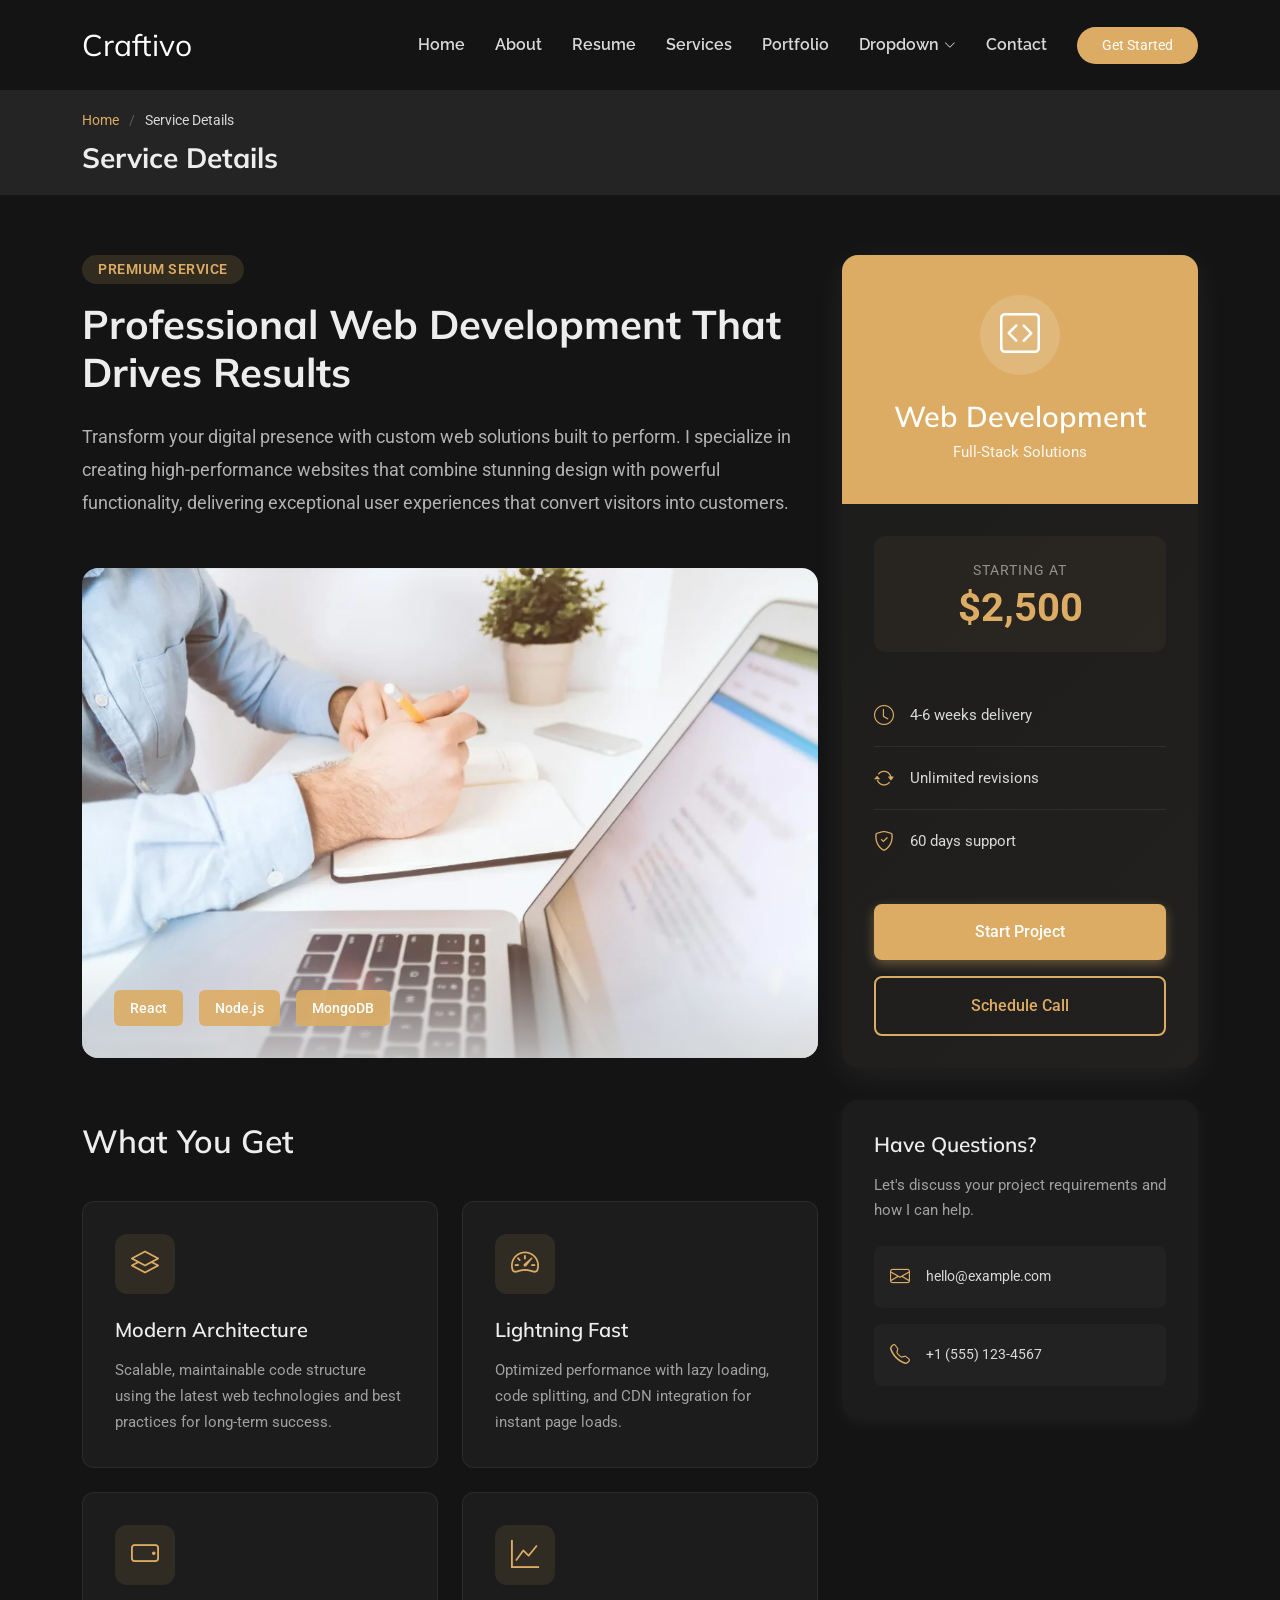
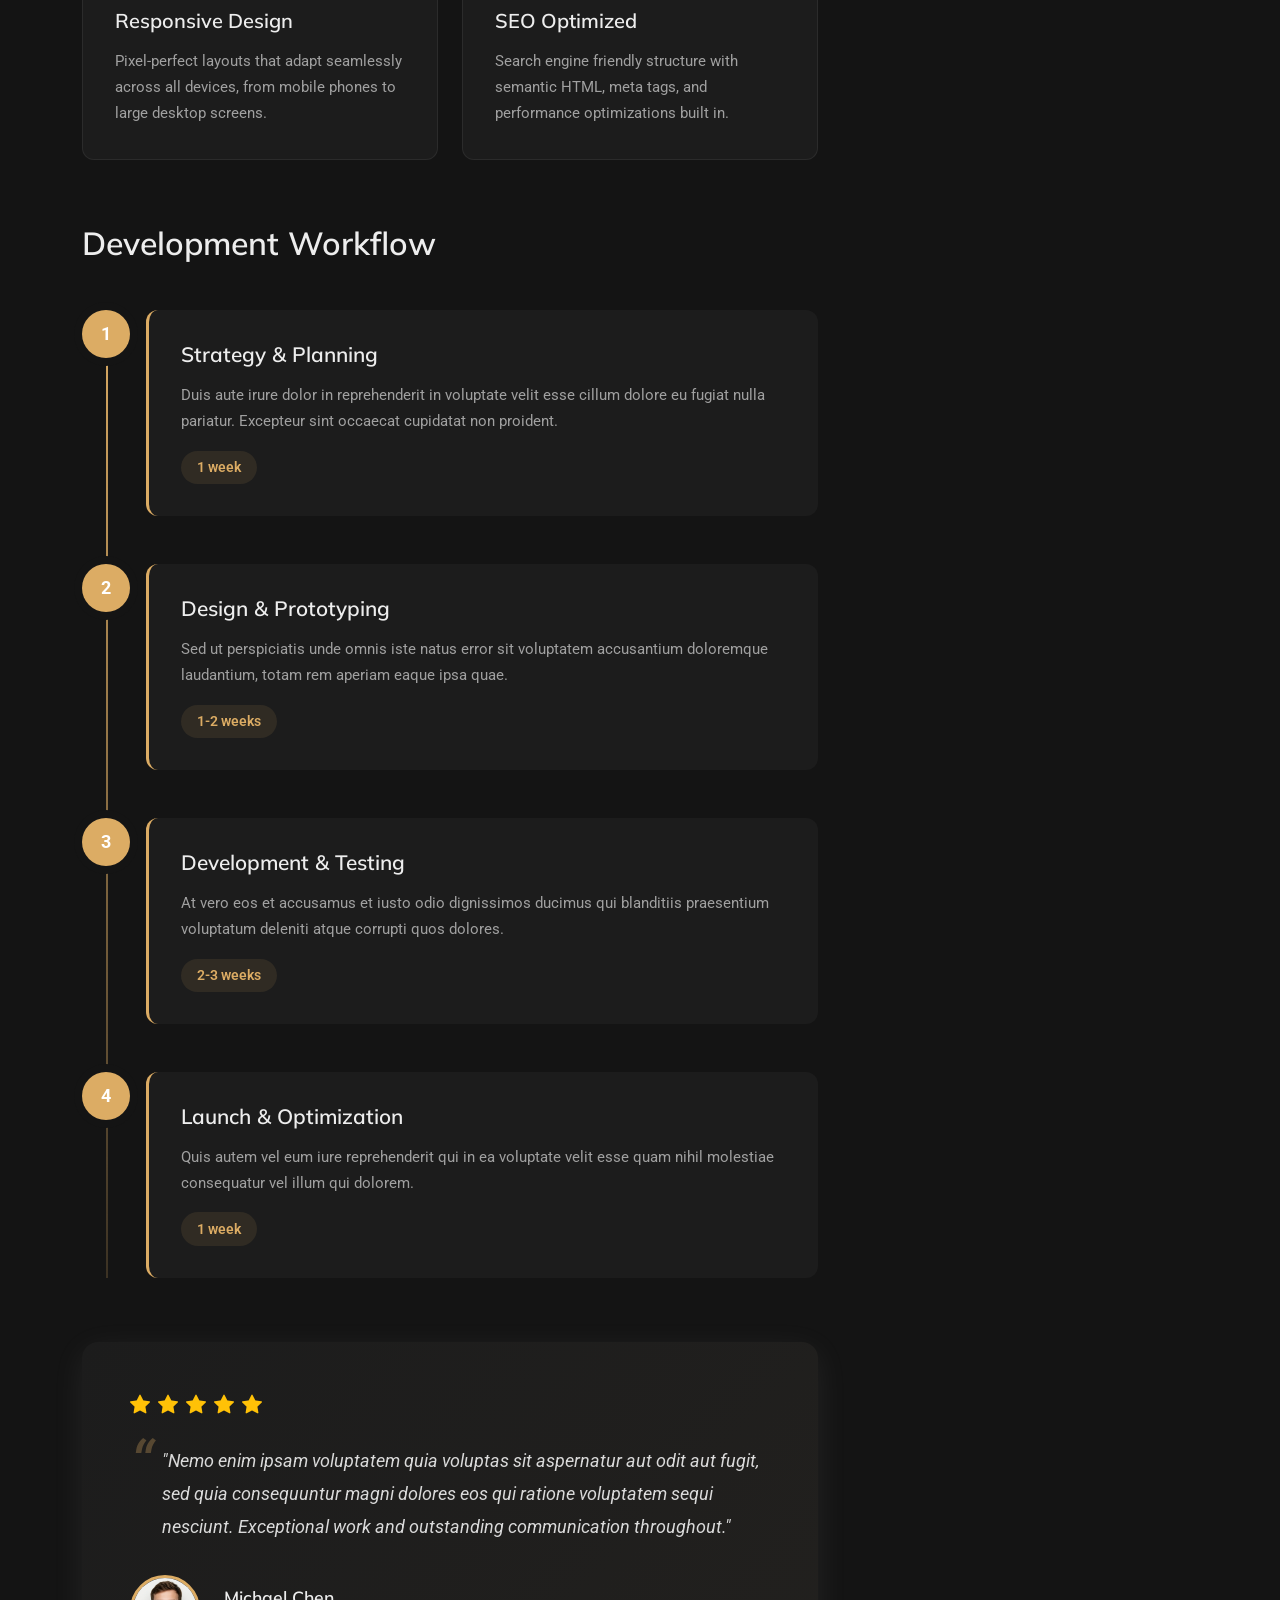
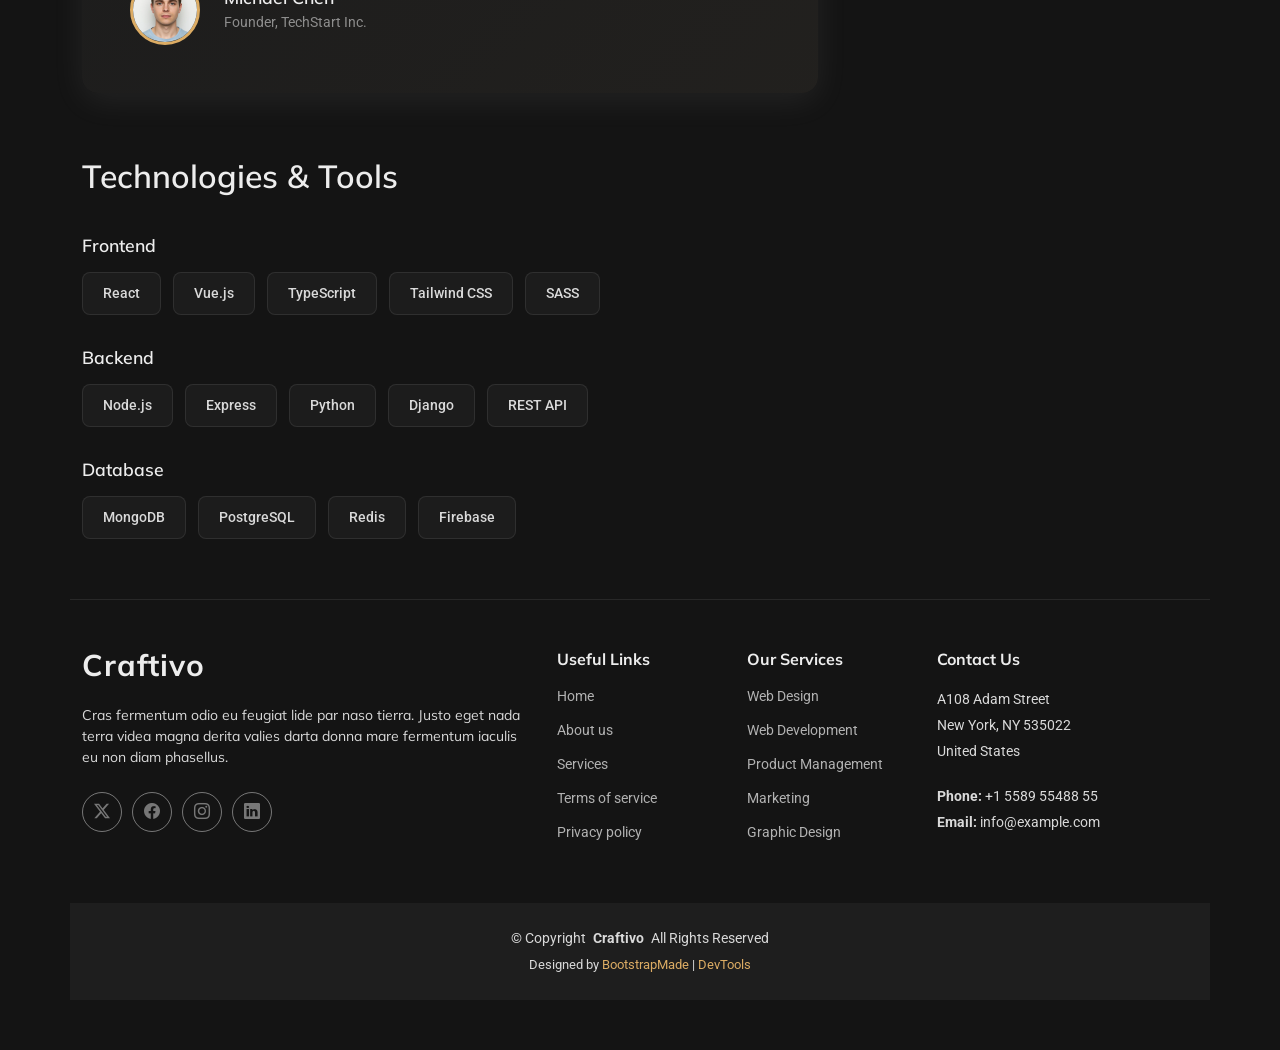
<file: service-details.html>
<!DOCTYPE html>
<html lang="en">

<head>
  <meta charset="utf-8">
  <meta content="width=device-width, initial-scale=1.0" name="viewport">
  <title>Service Details - Craftivo Bootstrap Template</title>
  <meta name="description" content="">
  <meta name="keywords" content="">

  <!-- Favicons -->
  <link href="assets/img/favicon.png" rel="icon">
  <link href="assets/img/apple-touch-icon.png" rel="apple-touch-icon">

  <!-- Fonts -->
  <link href="https://fonts.googleapis.com" rel="preconnect">
  <link href="https://fonts.gstatic.com" rel="preconnect" crossorigin>
  <link href="https://fonts.googleapis.com/css2?family=Roboto:ital,wght@0,100;0,300;0,400;0,500;0,700;0,900;1,100;1,300;1,400;1,500;1,700;1,900&family=Raleway:ital,wght@0,100;0,200;0,300;0,400;0,500;0,600;0,700;0,800;0,900;1,100;1,200;1,300;1,400;1,500;1,600;1,700;1,800;1,900&family=Mulish:ital,wght@0,200;0,300;0,400;0,500;0,600;0,700;0,800;0,900;1,200;1,300;1,400;1,500;1,600;1,700;1,800;1,900&display=swap" rel="stylesheet">

  <!-- Vendor CSS Files -->
  <link href="assets/vendor/bootstrap/css/bootstrap.min.css" rel="stylesheet">
  <link href="assets/vendor/bootstrap-icons/bootstrap-icons.css" rel="stylesheet">
  <link href="assets/vendor/aos/aos.css" rel="stylesheet">
  <link href="assets/vendor/glightbox/css/glightbox.min.css" rel="stylesheet">
  <link href="assets/vendor/swiper/swiper-bundle.min.css" rel="stylesheet">

  <!-- Main CSS File -->
  <link href="assets/css/main.css" rel="stylesheet">

  <!-- =======================================================
  * Template Name: Craftivo
  * Template URL: https://bootstrapmade.com/craftivo-bootstrap-portfolio-template/
  * Updated: Oct 04 2025 with Bootstrap v5.3.8
  * Author: BootstrapMade.com
  * License: https://bootstrapmade.com/license/
  ======================================================== -->
</head>

<body class="service-details-page">

  <header id="header" class="header d-flex align-items-center sticky-top">
    <div class="container-fluid container-xl position-relative d-flex align-items-center">

      <a href="index.html" class="logo d-flex align-items-center me-auto">
        <!-- Uncomment the line below if you also wish to use an image logo -->
        <!-- <img src="assets/img/logo.webp" alt=""> -->
        <h1 class="sitename">Craftivo</h1>
      </a>

      <nav id="navmenu" class="navmenu">
        <ul>
          <li><a href="#hero">Home</a></li>
          <li><a href="#about">About</a></li>
          <li><a href="#resume">Resume</a></li>
          <li><a href="#services">Services</a></li>
          <li><a href="#portfolio">Portfolio</a></li>
          <li class="dropdown"><a href="#"><span>Dropdown</span> <i class="bi bi-chevron-down toggle-dropdown"></i></a>
            <ul>
              <li><a href="#">Dropdown 1</a></li>
              <li class="dropdown"><a href="#"><span>Deep Dropdown</span> <i class="bi bi-chevron-down toggle-dropdown"></i></a>
                <ul>
                  <li><a href="#">Deep Dropdown 1</a></li>
                  <li><a href="#">Deep Dropdown 2</a></li>
                  <li><a href="#">Deep Dropdown 3</a></li>
                  <li><a href="#">Deep Dropdown 4</a></li>
                  <li><a href="#">Deep Dropdown 5</a></li>
                </ul>
              </li>
              <li><a href="#">Dropdown 2</a></li>
              <li><a href="#">Dropdown 3</a></li>
              <li><a href="#">Dropdown 4</a></li>
            </ul>
          </li>
          <li><a href="#contact">Contact</a></li>
        </ul>
        <i class="mobile-nav-toggle d-xl-none bi bi-list"></i>
      </nav>

      <a class="btn-getstarted" href="#about">Get Started</a>

    </div>
  </header>

  <main class="main">

    <!-- Page Title -->
    <div class="page-title light-background">
      <div class="container">
        <nav class="breadcrumbs">
          <ol>
            <li><a href="index.html">Home</a></li>
            <li class="current">Service Details</li>
          </ol>
        </nav>
        <h1>Service Details</h1>
      </div>
    </div><!-- End Page Title -->

    <!-- Service Details Section -->
    <section id="service-details" class="service-details section">

      <div class="container" data-aos="fade-up" data-aos-delay="100">

        <div class="row">

          <div class="col-lg-4 order-lg-2">

            <div class="sticky-sidebar">

              <div class="service-card" data-aos="fade-left" data-aos-delay="200">
                <div class="card-header">
                  <div class="service-icon">
                    <i class="bi bi-code-square"></i>
                  </div>
                  <h3>Web Development</h3>
                  <p class="service-tagline">Full-Stack Solutions</p>
                </div>
                <div class="card-body">
                  <div class="price-tag">
                    <span class="label">Starting at</span>
                    <span class="price">$2,500</span>
                  </div>
                  <ul class="quick-info">
                    <li>
                      <i class="bi bi-clock"></i>
                      <span>4-6 weeks delivery</span>
                    </li>
                    <li>
                      <i class="bi bi-arrow-repeat"></i>
                      <span>Unlimited revisions</span>
                    </li>
                    <li>
                      <i class="bi bi-shield-check"></i>
                      <span>60 days support</span>
                    </li>
                  </ul>
                  <div class="cta-buttons">
                    <a href="#" class="btn-primary">Start Project</a>
                    <a href="#" class="btn-secondary">Schedule Call</a>
                  </div>
                </div>
              </div>

              <div class="contact-card" data-aos="fade-left" data-aos-delay="300">
                <h4>Have Questions?</h4>
                <p>Let's discuss your project requirements and how I can help.</p>
                <div class="contact-methods">
                  <a href="mailto:hello@example.com" class="contact-item">
                    <i class="bi bi-envelope"></i>
                    <span>hello@example.com</span>
                  </a>
                  <a href="tel:+15551234567" class="contact-item">
                    <i class="bi bi-telephone"></i>
                    <span>+1 (555) 123-4567</span>
                  </a>
                </div>
              </div>

            </div>

          </div>

          <div class="col-lg-8 order-lg-1">

            <div class="service-overview" data-aos="fade-up" data-aos-delay="200">
              <div class="overview-header">
                <span class="badge">Premium Service</span>
                <h2>Professional Web Development That Drives Results</h2>
              </div>
              <p class="lead-text">Transform your digital presence with custom web solutions built to perform. I specialize in creating high-performance websites that combine stunning design with powerful functionality, delivering exceptional user experiences that convert visitors into customers.</p>
            </div>

            <div class="service-image-showcase" data-aos="zoom-in" data-aos-delay="300">
              <img src="assets/img/services/services-1.webp" alt="Web Development" class="img-fluid main-image">
              <div class="image-overlay">
                <div class="tech-stack">
                  <span class="tech-item">React</span>
                  <span class="tech-item">Node.js</span>
                  <span class="tech-item">MongoDB</span>
                </div>
              </div>
            </div>

            <div class="features-grid" data-aos="fade-up" data-aos-delay="400">
              <h3 class="section-heading">What You Get</h3>
              <div class="row g-4">
                <div class="col-md-6">
                  <div class="feature-box">
                    <div class="icon-wrapper">
                      <i class="bi bi-layers"></i>
                    </div>
                    <h4>Modern Architecture</h4>
                    <p>Scalable, maintainable code structure using the latest web technologies and best practices for long-term success.</p>
                  </div>
                </div>
                <div class="col-md-6">
                  <div class="feature-box">
                    <div class="icon-wrapper">
                      <i class="bi bi-speedometer2"></i>
                    </div>
                    <h4>Lightning Fast</h4>
                    <p>Optimized performance with lazy loading, code splitting, and CDN integration for instant page loads.</p>
                  </div>
                </div>
                <div class="col-md-6">
                  <div class="feature-box">
                    <div class="icon-wrapper">
                      <i class="bi bi-phone-landscape"></i>
                    </div>
                    <h4>Responsive Design</h4>
                    <p>Pixel-perfect layouts that adapt seamlessly across all devices, from mobile phones to large desktop screens.</p>
                  </div>
                </div>
                <div class="col-md-6">
                  <div class="feature-box">
                    <div class="icon-wrapper">
                      <i class="bi bi-graph-up"></i>
                    </div>
                    <h4>SEO Optimized</h4>
                    <p>Search engine friendly structure with semantic HTML, meta tags, and performance optimizations built in.</p>
                  </div>
                </div>
              </div>
            </div>

            <div class="workflow-section" data-aos="fade-up" data-aos-delay="500">
              <h3 class="section-heading">Development Workflow</h3>
              <div class="timeline">
                <div class="timeline-item">
                  <div class="timeline-marker">1</div>
                  <div class="timeline-content">
                    <h4>Strategy &amp; Planning</h4>
                    <p>Duis aute irure dolor in reprehenderit in voluptate velit esse cillum dolore eu fugiat nulla pariatur. Excepteur sint occaecat cupidatat non proident.</p>
                    <span class="duration">1 week</span>
                  </div>
                </div>
                <div class="timeline-item">
                  <div class="timeline-marker">2</div>
                  <div class="timeline-content">
                    <h4>Design &amp; Prototyping</h4>
                    <p>Sed ut perspiciatis unde omnis iste natus error sit voluptatem accusantium doloremque laudantium, totam rem aperiam eaque ipsa quae.</p>
                    <span class="duration">1-2 weeks</span>
                  </div>
                </div>
                <div class="timeline-item">
                  <div class="timeline-marker">3</div>
                  <div class="timeline-content">
                    <h4>Development &amp; Testing</h4>
                    <p>At vero eos et accusamus et iusto odio dignissimos ducimus qui blanditiis praesentium voluptatum deleniti atque corrupti quos dolores.</p>
                    <span class="duration">2-3 weeks</span>
                  </div>
                </div>
                <div class="timeline-item">
                  <div class="timeline-marker">4</div>
                  <div class="timeline-content">
                    <h4>Launch &amp; Optimization</h4>
                    <p>Quis autem vel eum iure reprehenderit qui in ea voluptate velit esse quam nihil molestiae consequatur vel illum qui dolorem.</p>
                    <span class="duration">1 week</span>
                  </div>
                </div>
              </div>
            </div>

            <div class="testimonial-section" data-aos="fade-up" data-aos-delay="600">
              <div class="testimonial-card">
                <div class="stars">
                  <i class="bi bi-star-fill"></i>
                  <i class="bi bi-star-fill"></i>
                  <i class="bi bi-star-fill"></i>
                  <i class="bi bi-star-fill"></i>
                  <i class="bi bi-star-fill"></i>
                </div>
                <blockquote>
                  "Nemo enim ipsam voluptatem quia voluptas sit aspernatur aut odit aut fugit, sed quia consequuntur magni dolores eos qui ratione voluptatem sequi nesciunt. Exceptional work and outstanding communication throughout."
                </blockquote>
                <div class="client-info">
                  <img src="assets/img/person/person-m-5.webp" alt="Michael Chen" class="client-avatar">
                  <div class="client-details">
                    <h5>Michael Chen</h5>
                    <p>Founder, TechStart Inc.</p>
                  </div>
                </div>
              </div>
            </div>

            <div class="tech-details" data-aos="fade-up" data-aos-delay="700">
              <h3 class="section-heading">Technologies &amp; Tools</h3>
              <div class="tech-categories">
                <div class="tech-category">
                  <h5>Frontend</h5>
                  <div class="tech-tags">
                    <span>React</span>
                    <span>Vue.js</span>
                    <span>TypeScript</span>
                    <span>Tailwind CSS</span>
                    <span>SASS</span>
                  </div>
                </div>
                <div class="tech-category">
                  <h5>Backend</h5>
                  <div class="tech-tags">
                    <span>Node.js</span>
                    <span>Express</span>
                    <span>Python</span>
                    <span>Django</span>
                    <span>REST API</span>
                  </div>
                </div>
                <div class="tech-category">
                  <h5>Database</h5>
                  <div class="tech-tags">
                    <span>MongoDB</span>
                    <span>PostgreSQL</span>
                    <span>Redis</span>
                    <span>Firebase</span>
                  </div>
                </div>
              </div>
            </div>

          </div>

        </div>

      </div>

    </section><!-- /Service Details Section -->

  </main>

  <footer id="footer" class="footer">

    <div class="container footer-top">
      <div class="row gy-4">
        <div class="col-lg-5 col-md-12 footer-about">
          <a href="index.html" class="logo d-flex align-items-center">
            <span class="sitename">Craftivo</span>
          </a>
          <p>Cras fermentum odio eu feugiat lide par naso tierra. Justo eget nada terra videa magna derita valies darta donna mare fermentum iaculis eu non diam phasellus.</p>
          <div class="social-links d-flex mt-4">
            <a href=""><i class="bi bi-twitter-x"></i></a>
            <a href=""><i class="bi bi-facebook"></i></a>
            <a href=""><i class="bi bi-instagram"></i></a>
            <a href=""><i class="bi bi-linkedin"></i></a>
          </div>
        </div>

        <div class="col-lg-2 col-6 footer-links">
          <h4>Useful Links</h4>
          <ul>
            <li><a href="#">Home</a></li>
            <li><a href="#">About us</a></li>
            <li><a href="#">Services</a></li>
            <li><a href="#">Terms of service</a></li>
            <li><a href="#">Privacy policy</a></li>
          </ul>
        </div>

        <div class="col-lg-2 col-6 footer-links">
          <h4>Our Services</h4>
          <ul>
            <li><a href="#">Web Design</a></li>
            <li><a href="#">Web Development</a></li>
            <li><a href="#">Product Management</a></li>
            <li><a href="#">Marketing</a></li>
            <li><a href="#">Graphic Design</a></li>
          </ul>
        </div>

        <div class="col-lg-3 col-md-12 footer-contact text-center text-md-start">
          <h4>Contact Us</h4>
          <p>A108 Adam Street</p>
          <p>New York, NY 535022</p>
          <p>United States</p>
          <p class="mt-4"><strong>Phone:</strong> <span>+1 5589 55488 55</span></p>
          <p><strong>Email:</strong> <span>info@example.com</span></p>
        </div>

      </div>
    </div>

    <div class="container copyright text-center mt-4">
      <p>© <span>Copyright</span> <strong class="px-1 sitename">Craftivo</strong> <span>All Rights Reserved</span></p>
      <div class="credits">
        <!-- All the links in the footer should remain intact. -->
        <!-- You can delete the links only if you've purchased the pro version. -->
        <!-- Licensing information: https://bootstrapmade.com/license/ -->
        <!-- Purchase the pro version with working PHP/AJAX contact form: [buy-url] -->
        Designed by <a href="https://bootstrapmade.com/">BootstrapMade</a> | <a href="https://bootstrapmade.com/tools/">DevTools</a>
      </div>
    </div>

  </footer>

  <!-- Scroll Top -->
  <a href="#" id="scroll-top" class="scroll-top d-flex align-items-center justify-content-center"><i class="bi bi-arrow-up-short"></i></a>

  <!-- Preloader -->
  <div id="preloader"></div>

  <!-- Vendor JS Files -->
  <script src="assets/vendor/bootstrap/js/bootstrap.bundle.min.js"></script>
  <script src="assets/vendor/php-email-form/validate.js"></script>
  <script src="assets/vendor/aos/aos.js"></script>
  <script src="assets/vendor/typed.js/typed.umd.js"></script>
  <script src="assets/vendor/waypoints/noframework.waypoints.js"></script>
  <script src="assets/vendor/glightbox/js/glightbox.min.js"></script>
  <script src="assets/vendor/imagesloaded/imagesloaded.pkgd.min.js"></script>
  <script src="assets/vendor/isotope-layout/isotope.pkgd.min.js"></script>
  <script src="assets/vendor/swiper/swiper-bundle.min.js"></script>

  <!-- Main JS File -->
  <script src="assets/js/main.js"></script>

</body>

</html>
</file>
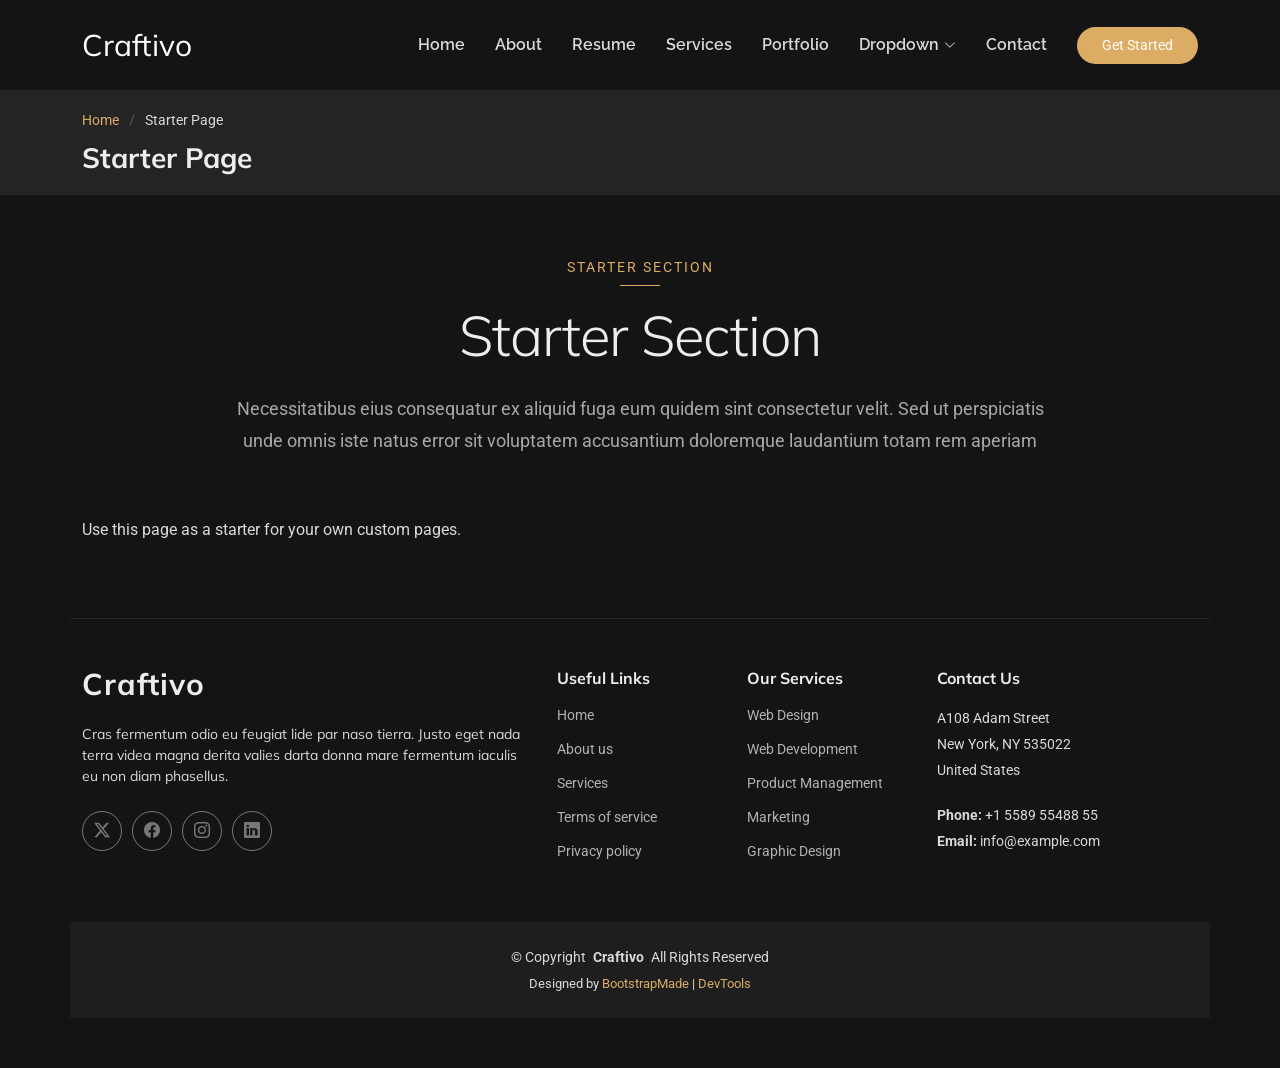
<file: starter-page.html>
<!DOCTYPE html>
<html lang="en">

<head>
  <meta charset="utf-8">
  <meta content="width=device-width, initial-scale=1.0" name="viewport">
  <title>Starter Page - Craftivo Bootstrap Template</title>
  <meta name="description" content="">
  <meta name="keywords" content="">

  <!-- Favicons -->
  <link href="assets/img/favicon.png" rel="icon">
  <link href="assets/img/apple-touch-icon.png" rel="apple-touch-icon">

  <!-- Fonts -->
  <link href="https://fonts.googleapis.com" rel="preconnect">
  <link href="https://fonts.gstatic.com" rel="preconnect" crossorigin>
  <link href="https://fonts.googleapis.com/css2?family=Roboto:ital,wght@0,100;0,300;0,400;0,500;0,700;0,900;1,100;1,300;1,400;1,500;1,700;1,900&family=Raleway:ital,wght@0,100;0,200;0,300;0,400;0,500;0,600;0,700;0,800;0,900;1,100;1,200;1,300;1,400;1,500;1,600;1,700;1,800;1,900&family=Mulish:ital,wght@0,200;0,300;0,400;0,500;0,600;0,700;0,800;0,900;1,200;1,300;1,400;1,500;1,600;1,700;1,800;1,900&display=swap" rel="stylesheet">

  <!-- Vendor CSS Files -->
  <link href="assets/vendor/bootstrap/css/bootstrap.min.css" rel="stylesheet">
  <link href="assets/vendor/bootstrap-icons/bootstrap-icons.css" rel="stylesheet">
  <link href="assets/vendor/aos/aos.css" rel="stylesheet">
  <link href="assets/vendor/glightbox/css/glightbox.min.css" rel="stylesheet">
  <link href="assets/vendor/swiper/swiper-bundle.min.css" rel="stylesheet">

  <!-- Main CSS File -->
  <link href="assets/css/main.css" rel="stylesheet">

  <!-- =======================================================
  * Template Name: Craftivo
  * Template URL: https://bootstrapmade.com/craftivo-bootstrap-portfolio-template/
  * Updated: Oct 04 2025 with Bootstrap v5.3.8
  * Author: BootstrapMade.com
  * License: https://bootstrapmade.com/license/
  ======================================================== -->
</head>

<body class="starter-page-page">

  <header id="header" class="header d-flex align-items-center sticky-top">
    <div class="container-fluid container-xl position-relative d-flex align-items-center">

      <a href="index.html" class="logo d-flex align-items-center me-auto">
        <!-- Uncomment the line below if you also wish to use an image logo -->
        <!-- <img src="assets/img/logo.webp" alt=""> -->
        <h1 class="sitename">Craftivo</h1>
      </a>

      <nav id="navmenu" class="navmenu">
        <ul>
          <li><a href="#hero">Home</a></li>
          <li><a href="#about">About</a></li>
          <li><a href="#resume">Resume</a></li>
          <li><a href="#services">Services</a></li>
          <li><a href="#portfolio">Portfolio</a></li>
          <li class="dropdown"><a href="#"><span>Dropdown</span> <i class="bi bi-chevron-down toggle-dropdown"></i></a>
            <ul>
              <li><a href="#">Dropdown 1</a></li>
              <li class="dropdown"><a href="#"><span>Deep Dropdown</span> <i class="bi bi-chevron-down toggle-dropdown"></i></a>
                <ul>
                  <li><a href="#">Deep Dropdown 1</a></li>
                  <li><a href="#">Deep Dropdown 2</a></li>
                  <li><a href="#">Deep Dropdown 3</a></li>
                  <li><a href="#">Deep Dropdown 4</a></li>
                  <li><a href="#">Deep Dropdown 5</a></li>
                </ul>
              </li>
              <li><a href="#">Dropdown 2</a></li>
              <li><a href="#">Dropdown 3</a></li>
              <li><a href="#">Dropdown 4</a></li>
            </ul>
          </li>
          <li><a href="#contact">Contact</a></li>
        </ul>
        <i class="mobile-nav-toggle d-xl-none bi bi-list"></i>
      </nav>

      <a class="btn-getstarted" href="#about">Get Started</a>

    </div>
  </header>

  <main class="main">

    <!-- Page Title -->
    <div class="page-title light-background">
      <div class="container">
        <nav class="breadcrumbs">
          <ol>
            <li><a href="index.html">Home</a></li>
            <li class="current">Starter Page</li>
          </ol>
        </nav>
        <h1>Starter Page</h1>
      </div>
    </div><!-- End Page Title -->

    <!-- Starter Section Section -->
    <section id="starter-section" class="starter-section section">

      <!-- Section Title -->
      <div class="container section-title" data-aos="fade-up">
        <span class="subtitle">Starter Section</span>
        <h2>Starter Section</h2>
        <p>Necessitatibus eius consequatur ex aliquid fuga eum quidem sint consectetur velit. Sed ut perspiciatis unde omnis iste natus error sit voluptatem accusantium doloremque laudantium totam rem aperiam</p>
      </div><!-- End Section Title -->

      <div class="container" data-aos="fade-up">
        <p>Use this page as a starter for your own custom pages.</p>
      </div>

    </section><!-- /Starter Section Section -->

  </main>

  <footer id="footer" class="footer">

    <div class="container footer-top">
      <div class="row gy-4">
        <div class="col-lg-5 col-md-12 footer-about">
          <a href="index.html" class="logo d-flex align-items-center">
            <span class="sitename">Craftivo</span>
          </a>
          <p>Cras fermentum odio eu feugiat lide par naso tierra. Justo eget nada terra videa magna derita valies darta donna mare fermentum iaculis eu non diam phasellus.</p>
          <div class="social-links d-flex mt-4">
            <a href=""><i class="bi bi-twitter-x"></i></a>
            <a href=""><i class="bi bi-facebook"></i></a>
            <a href=""><i class="bi bi-instagram"></i></a>
            <a href=""><i class="bi bi-linkedin"></i></a>
          </div>
        </div>

        <div class="col-lg-2 col-6 footer-links">
          <h4>Useful Links</h4>
          <ul>
            <li><a href="#">Home</a></li>
            <li><a href="#">About us</a></li>
            <li><a href="#">Services</a></li>
            <li><a href="#">Terms of service</a></li>
            <li><a href="#">Privacy policy</a></li>
          </ul>
        </div>

        <div class="col-lg-2 col-6 footer-links">
          <h4>Our Services</h4>
          <ul>
            <li><a href="#">Web Design</a></li>
            <li><a href="#">Web Development</a></li>
            <li><a href="#">Product Management</a></li>
            <li><a href="#">Marketing</a></li>
            <li><a href="#">Graphic Design</a></li>
          </ul>
        </div>

        <div class="col-lg-3 col-md-12 footer-contact text-center text-md-start">
          <h4>Contact Us</h4>
          <p>A108 Adam Street</p>
          <p>New York, NY 535022</p>
          <p>United States</p>
          <p class="mt-4"><strong>Phone:</strong> <span>+1 5589 55488 55</span></p>
          <p><strong>Email:</strong> <span>info@example.com</span></p>
        </div>

      </div>
    </div>

    <div class="container copyright text-center mt-4">
      <p>© <span>Copyright</span> <strong class="px-1 sitename">Craftivo</strong> <span>All Rights Reserved</span></p>
      <div class="credits">
        <!-- All the links in the footer should remain intact. -->
        <!-- You can delete the links only if you've purchased the pro version. -->
        <!-- Licensing information: https://bootstrapmade.com/license/ -->
        <!-- Purchase the pro version with working PHP/AJAX contact form: [buy-url] -->
        Designed by <a href="https://bootstrapmade.com/">BootstrapMade</a> | <a href="https://bootstrapmade.com/tools/">DevTools</a>
      </div>
    </div>

  </footer>

  <!-- Scroll Top -->
  <a href="#" id="scroll-top" class="scroll-top d-flex align-items-center justify-content-center"><i class="bi bi-arrow-up-short"></i></a>

  <!-- Preloader -->
  <div id="preloader"></div>

  <!-- Vendor JS Files -->
  <script src="assets/vendor/bootstrap/js/bootstrap.bundle.min.js"></script>
  <script src="assets/vendor/php-email-form/validate.js"></script>
  <script src="assets/vendor/aos/aos.js"></script>
  <script src="assets/vendor/typed.js/typed.umd.js"></script>
  <script src="assets/vendor/waypoints/noframework.waypoints.js"></script>
  <script src="assets/vendor/glightbox/js/glightbox.min.js"></script>
  <script src="assets/vendor/imagesloaded/imagesloaded.pkgd.min.js"></script>
  <script src="assets/vendor/isotope-layout/isotope.pkgd.min.js"></script>
  <script src="assets/vendor/swiper/swiper-bundle.min.js"></script>

  <!-- Main JS File -->
  <script src="assets/js/main.js"></script>

</body>

</html>
</file>
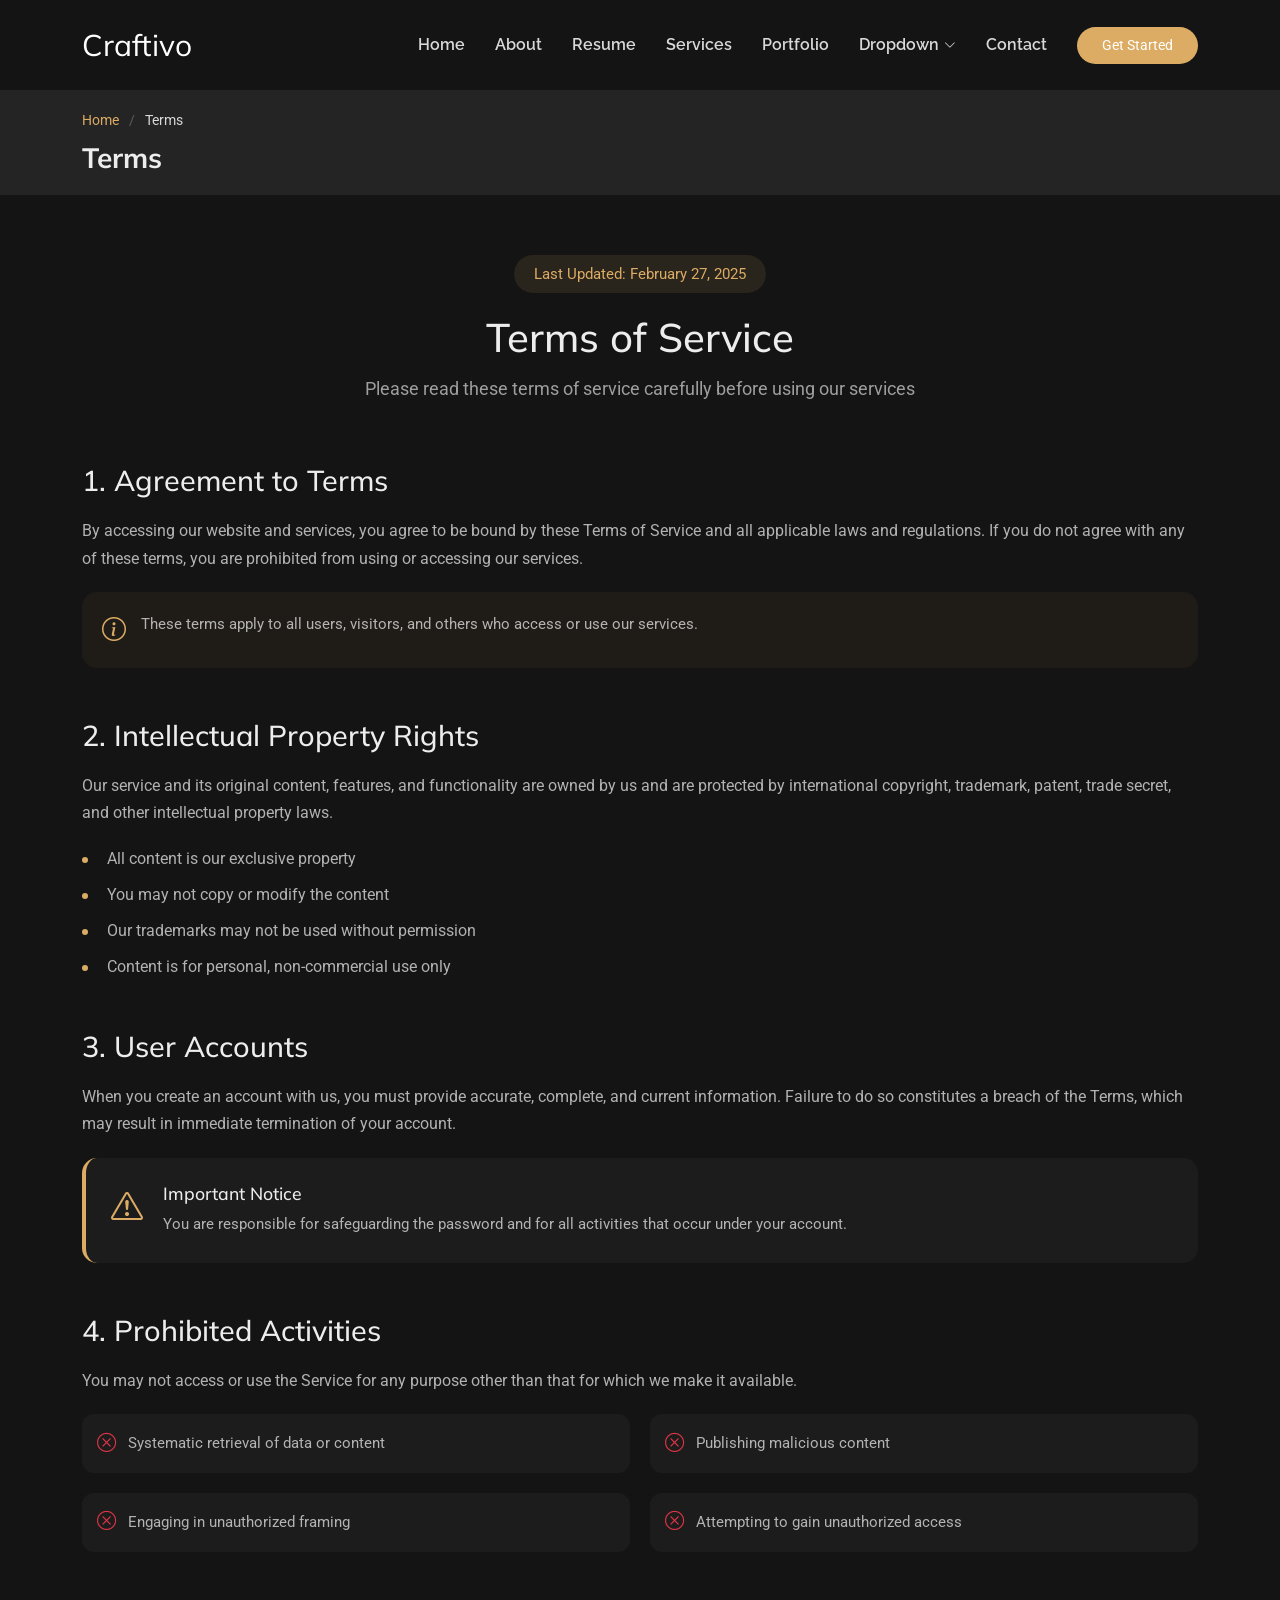
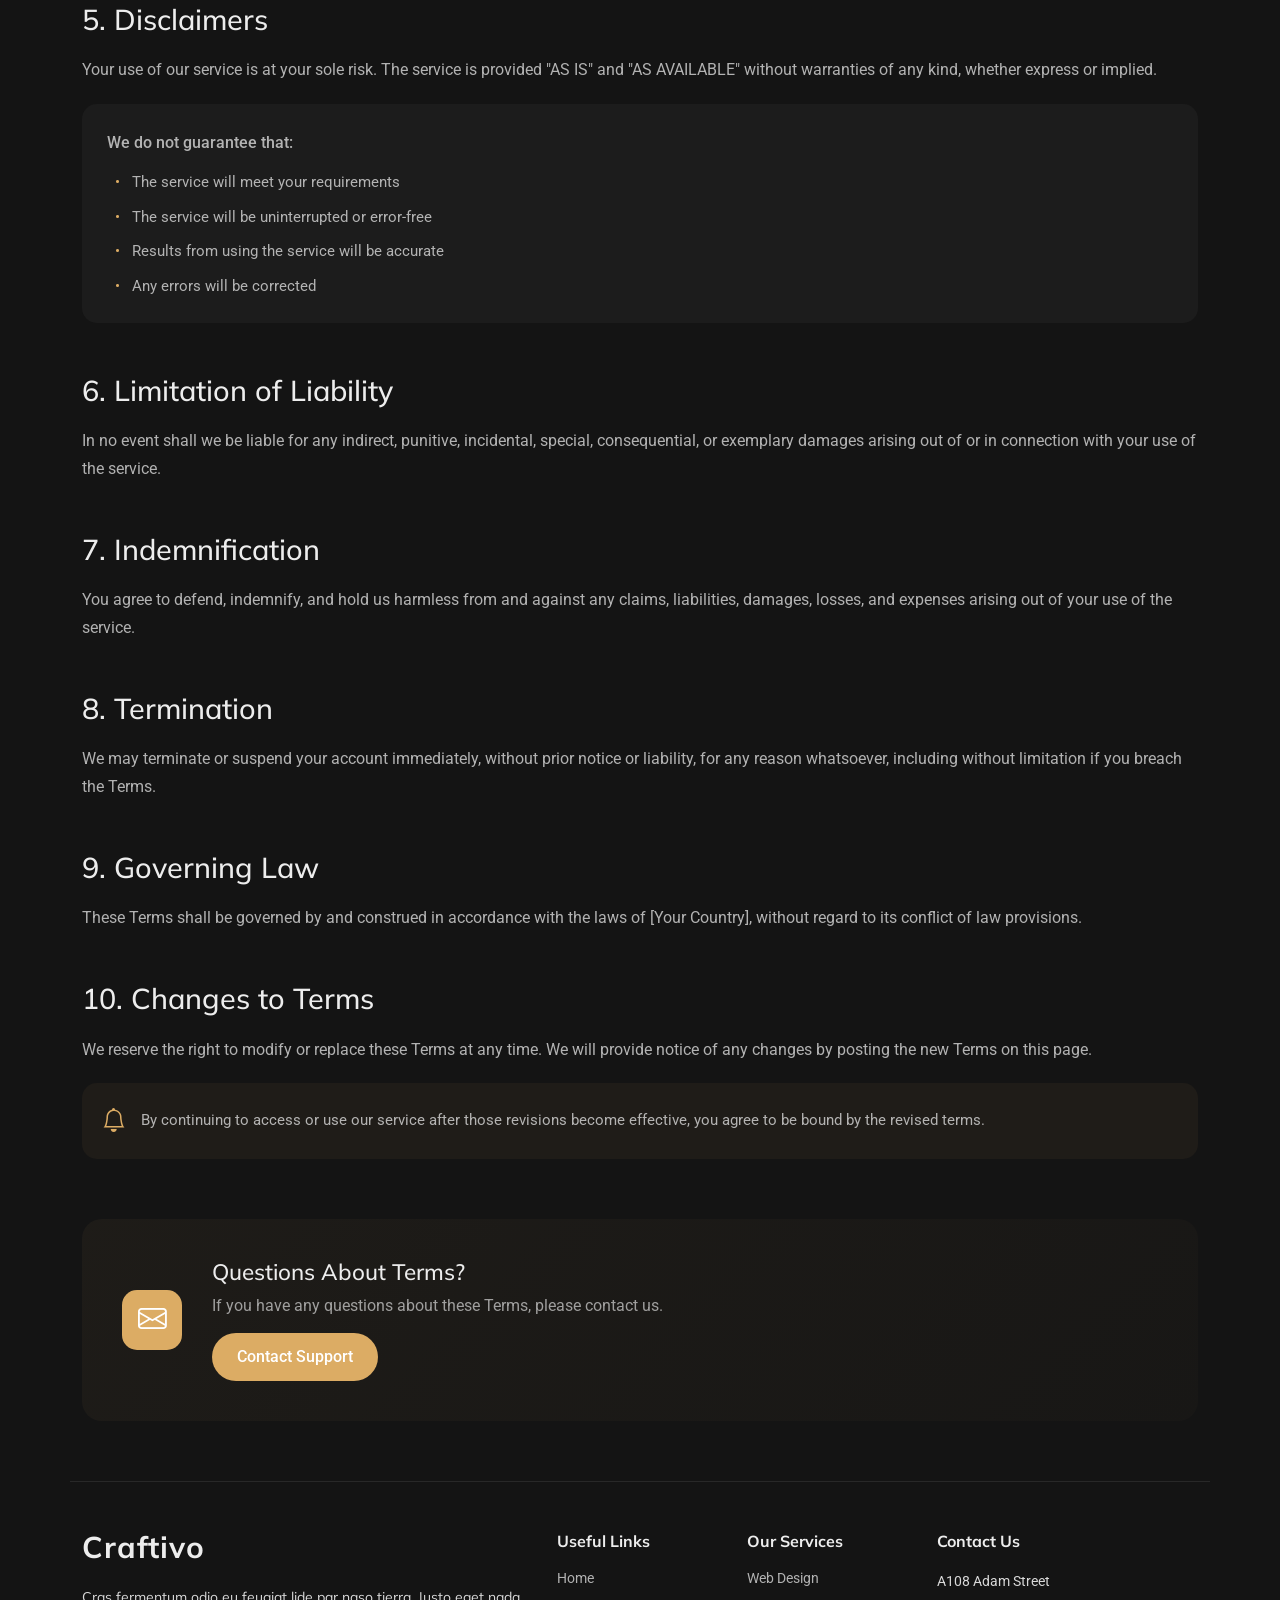
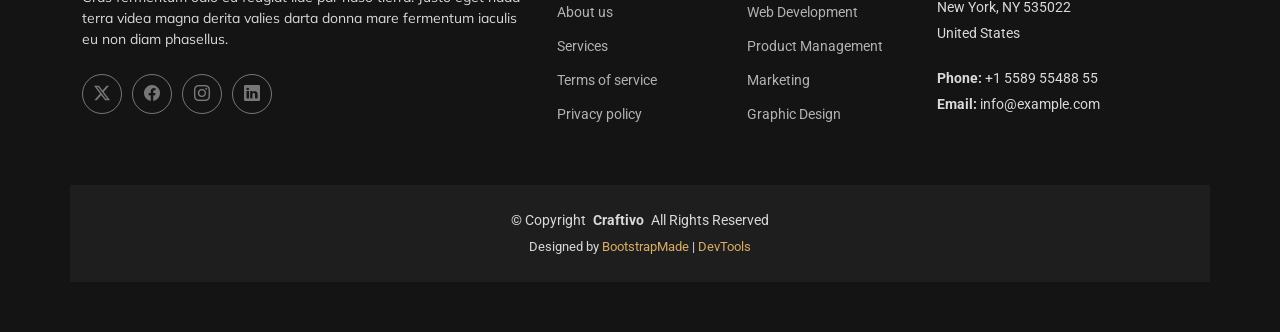
<file: terms.html>
<!DOCTYPE html>
<html lang="en">

<head>
  <meta charset="utf-8">
  <meta content="width=device-width, initial-scale=1.0" name="viewport">
  <title>Terms - Craftivo Bootstrap Template</title>
  <meta name="description" content="">
  <meta name="keywords" content="">

  <!-- Favicons -->
  <link href="assets/img/favicon.png" rel="icon">
  <link href="assets/img/apple-touch-icon.png" rel="apple-touch-icon">

  <!-- Fonts -->
  <link href="https://fonts.googleapis.com" rel="preconnect">
  <link href="https://fonts.gstatic.com" rel="preconnect" crossorigin>
  <link href="https://fonts.googleapis.com/css2?family=Roboto:ital,wght@0,100;0,300;0,400;0,500;0,700;0,900;1,100;1,300;1,400;1,500;1,700;1,900&family=Raleway:ital,wght@0,100;0,200;0,300;0,400;0,500;0,600;0,700;0,800;0,900;1,100;1,200;1,300;1,400;1,500;1,600;1,700;1,800;1,900&family=Mulish:ital,wght@0,200;0,300;0,400;0,500;0,600;0,700;0,800;0,900;1,200;1,300;1,400;1,500;1,600;1,700;1,800;1,900&display=swap" rel="stylesheet">

  <!-- Vendor CSS Files -->
  <link href="assets/vendor/bootstrap/css/bootstrap.min.css" rel="stylesheet">
  <link href="assets/vendor/bootstrap-icons/bootstrap-icons.css" rel="stylesheet">
  <link href="assets/vendor/aos/aos.css" rel="stylesheet">
  <link href="assets/vendor/glightbox/css/glightbox.min.css" rel="stylesheet">
  <link href="assets/vendor/swiper/swiper-bundle.min.css" rel="stylesheet">

  <!-- Main CSS File -->
  <link href="assets/css/main.css" rel="stylesheet">

  <!-- =======================================================
  * Template Name: Craftivo
  * Template URL: https://bootstrapmade.com/craftivo-bootstrap-portfolio-template/
  * Updated: Oct 04 2025 with Bootstrap v5.3.8
  * Author: BootstrapMade.com
  * License: https://bootstrapmade.com/license/
  ======================================================== -->
</head>

<body class="terms-page">

  <header id="header" class="header d-flex align-items-center sticky-top">
    <div class="container-fluid container-xl position-relative d-flex align-items-center">

      <a href="index.html" class="logo d-flex align-items-center me-auto">
        <!-- Uncomment the line below if you also wish to use an image logo -->
        <!-- <img src="assets/img/logo.webp" alt=""> -->
        <h1 class="sitename">Craftivo</h1>
      </a>

      <nav id="navmenu" class="navmenu">
        <ul>
          <li><a href="#hero">Home</a></li>
          <li><a href="#about">About</a></li>
          <li><a href="#resume">Resume</a></li>
          <li><a href="#services">Services</a></li>
          <li><a href="#portfolio">Portfolio</a></li>
          <li class="dropdown"><a href="#"><span>Dropdown</span> <i class="bi bi-chevron-down toggle-dropdown"></i></a>
            <ul>
              <li><a href="#">Dropdown 1</a></li>
              <li class="dropdown"><a href="#"><span>Deep Dropdown</span> <i class="bi bi-chevron-down toggle-dropdown"></i></a>
                <ul>
                  <li><a href="#">Deep Dropdown 1</a></li>
                  <li><a href="#">Deep Dropdown 2</a></li>
                  <li><a href="#">Deep Dropdown 3</a></li>
                  <li><a href="#">Deep Dropdown 4</a></li>
                  <li><a href="#">Deep Dropdown 5</a></li>
                </ul>
              </li>
              <li><a href="#">Dropdown 2</a></li>
              <li><a href="#">Dropdown 3</a></li>
              <li><a href="#">Dropdown 4</a></li>
            </ul>
          </li>
          <li><a href="#contact">Contact</a></li>
        </ul>
        <i class="mobile-nav-toggle d-xl-none bi bi-list"></i>
      </nav>

      <a class="btn-getstarted" href="#about">Get Started</a>

    </div>
  </header>

  <main class="main">

    <!-- Page Title -->
    <div class="page-title light-background">
      <div class="container">
        <nav class="breadcrumbs">
          <ol>
            <li><a href="index.html">Home</a></li>
            <li class="current">Terms</li>
          </ol>
        </nav>
        <h1>Terms</h1>
      </div>
    </div><!-- End Page Title -->

    <!-- Terms Of Service Section -->
    <section id="terms-of-service" class="terms-of-service section">

      <div class="container" data-aos="fade-up">
        <!-- Page Header -->
        <div class="tos-header text-center" data-aos="fade-up">
          <span class="last-updated">Last Updated: February 27, 2025</span>
          <h2>Terms of Service</h2>
          <p>Please read these terms of service carefully before using our services</p>
        </div>

        <!-- Content -->
        <div class="tos-content" data-aos="fade-up" data-aos-delay="200">
          <!-- Agreement Section -->
          <div id="agreement" class="content-section">
            <h3>1. Agreement to Terms</h3>
            <p>By accessing our website and services, you agree to be bound by these Terms of Service and all applicable laws and regulations. If you do not agree with any of these terms, you are prohibited from using or accessing our services.</p>
            <div class="info-box">
              <i class="bi bi-info-circle"></i>
              <p>These terms apply to all users, visitors, and others who access or use our services.</p>
            </div>
          </div>

          <!-- Intellectual Property -->
          <div id="intellectual-property" class="content-section">
            <h3>2. Intellectual Property Rights</h3>
            <p>Our service and its original content, features, and functionality are owned by us and are protected by international copyright, trademark, patent, trade secret, and other intellectual property laws.</p>
            <ul class="list-items">
              <li>All content is our exclusive property</li>
              <li>You may not copy or modify the content</li>
              <li>Our trademarks may not be used without permission</li>
              <li>Content is for personal, non-commercial use only</li>
            </ul>
          </div>

          <!-- User Accounts -->
          <div id="user-accounts" class="content-section">
            <h3>3. User Accounts</h3>
            <p>When you create an account with us, you must provide accurate, complete, and current information. Failure to do so constitutes a breach of the Terms, which may result in immediate termination of your account.</p>
            <div class="alert-box">
              <i class="bi bi-exclamation-triangle"></i>
              <div class="alert-content">
                <h5>Important Notice</h5>
                <p>You are responsible for safeguarding the password and for all activities that occur under your account.</p>
              </div>
            </div>
          </div>

          <!-- Prohibited Activities -->
          <div id="prohibited" class="content-section">
            <h3>4. Prohibited Activities</h3>
            <p>You may not access or use the Service for any purpose other than that for which we make it available.</p>
            <div class="prohibited-list">
              <div class="prohibited-item">
                <i class="bi bi-x-circle"></i>
                <span>Systematic retrieval of data or content</span>
              </div>
              <div class="prohibited-item">
                <i class="bi bi-x-circle"></i>
                <span>Publishing malicious content</span>
              </div>
              <div class="prohibited-item">
                <i class="bi bi-x-circle"></i>
                <span>Engaging in unauthorized framing</span>
              </div>
              <div class="prohibited-item">
                <i class="bi bi-x-circle"></i>
                <span>Attempting to gain unauthorized access</span>
              </div>
            </div>
          </div>

          <!-- Disclaimers -->
          <div id="disclaimer" class="content-section">
            <h3>5. Disclaimers</h3>
            <p>Your use of our service is at your sole risk. The service is provided "AS IS" and "AS AVAILABLE" without warranties of any kind, whether express or implied.</p>
            <div class="disclaimer-box">
              <p>We do not guarantee that:</p>
              <ul>
                <li>The service will meet your requirements</li>
                <li>The service will be uninterrupted or error-free</li>
                <li>Results from using the service will be accurate</li>
                <li>Any errors will be corrected</li>
              </ul>
            </div>
          </div>

          <!-- Limitation of Liability -->
          <div id="limitation" class="content-section">
            <h3>6. Limitation of Liability</h3>
            <p>In no event shall we be liable for any indirect, punitive, incidental, special, consequential, or exemplary damages arising out of or in connection with your use of the service.</p>
          </div>

          <!-- Indemnification -->
          <div id="indemnification" class="content-section">
            <h3>7. Indemnification</h3>
            <p>You agree to defend, indemnify, and hold us harmless from and against any claims, liabilities, damages, losses, and expenses arising out of your use of the service.</p>
          </div>

          <!-- Termination -->
          <div id="termination" class="content-section">
            <h3>8. Termination</h3>
            <p>We may terminate or suspend your account immediately, without prior notice or liability, for any reason whatsoever, including without limitation if you breach the Terms.</p>
          </div>

          <!-- Governing Law -->
          <div id="governing-law" class="content-section">
            <h3>9. Governing Law</h3>
            <p>These Terms shall be governed by and construed in accordance with the laws of [Your Country], without regard to its conflict of law provisions.</p>
          </div>

          <!-- Changes -->
          <div id="changes" class="content-section">
            <h3>10. Changes to Terms</h3>
            <p>We reserve the right to modify or replace these Terms at any time. We will provide notice of any changes by posting the new Terms on this page.</p>
            <div class="notice-box">
              <i class="bi bi-bell"></i>
              <p>By continuing to access or use our service after those revisions become effective, you agree to be bound by the revised terms.</p>
            </div>
          </div>
        </div>

        <!-- Contact Section -->
        <div class="tos-contact" data-aos="fade-up" data-aos-delay="300">
          <div class="contact-box">
            <div class="contact-icon">
              <i class="bi bi-envelope"></i>
            </div>
            <div class="contact-content">
              <h4>Questions About Terms?</h4>
              <p>If you have any questions about these Terms, please contact us.</p>
              <a href="#" class="contact-link">Contact Support</a>
            </div>
          </div>
        </div>
      </div>

    </section><!-- /Terms Of Service Section -->

  </main>

  <footer id="footer" class="footer">

    <div class="container footer-top">
      <div class="row gy-4">
        <div class="col-lg-5 col-md-12 footer-about">
          <a href="index.html" class="logo d-flex align-items-center">
            <span class="sitename">Craftivo</span>
          </a>
          <p>Cras fermentum odio eu feugiat lide par naso tierra. Justo eget nada terra videa magna derita valies darta donna mare fermentum iaculis eu non diam phasellus.</p>
          <div class="social-links d-flex mt-4">
            <a href=""><i class="bi bi-twitter-x"></i></a>
            <a href=""><i class="bi bi-facebook"></i></a>
            <a href=""><i class="bi bi-instagram"></i></a>
            <a href=""><i class="bi bi-linkedin"></i></a>
          </div>
        </div>

        <div class="col-lg-2 col-6 footer-links">
          <h4>Useful Links</h4>
          <ul>
            <li><a href="#">Home</a></li>
            <li><a href="#">About us</a></li>
            <li><a href="#">Services</a></li>
            <li><a href="#">Terms of service</a></li>
            <li><a href="#">Privacy policy</a></li>
          </ul>
        </div>

        <div class="col-lg-2 col-6 footer-links">
          <h4>Our Services</h4>
          <ul>
            <li><a href="#">Web Design</a></li>
            <li><a href="#">Web Development</a></li>
            <li><a href="#">Product Management</a></li>
            <li><a href="#">Marketing</a></li>
            <li><a href="#">Graphic Design</a></li>
          </ul>
        </div>

        <div class="col-lg-3 col-md-12 footer-contact text-center text-md-start">
          <h4>Contact Us</h4>
          <p>A108 Adam Street</p>
          <p>New York, NY 535022</p>
          <p>United States</p>
          <p class="mt-4"><strong>Phone:</strong> <span>+1 5589 55488 55</span></p>
          <p><strong>Email:</strong> <span>info@example.com</span></p>
        </div>

      </div>
    </div>

    <div class="container copyright text-center mt-4">
      <p>© <span>Copyright</span> <strong class="px-1 sitename">Craftivo</strong> <span>All Rights Reserved</span></p>
      <div class="credits">
        <!-- All the links in the footer should remain intact. -->
        <!-- You can delete the links only if you've purchased the pro version. -->
        <!-- Licensing information: https://bootstrapmade.com/license/ -->
        <!-- Purchase the pro version with working PHP/AJAX contact form: [buy-url] -->
        Designed by <a href="https://bootstrapmade.com/">BootstrapMade</a> | <a href="https://bootstrapmade.com/tools/">DevTools</a>
      </div>
    </div>

  </footer>

  <!-- Scroll Top -->
  <a href="#" id="scroll-top" class="scroll-top d-flex align-items-center justify-content-center"><i class="bi bi-arrow-up-short"></i></a>

  <!-- Preloader -->
  <div id="preloader"></div>

  <!-- Vendor JS Files -->
  <script src="assets/vendor/bootstrap/js/bootstrap.bundle.min.js"></script>
  <script src="assets/vendor/php-email-form/validate.js"></script>
  <script src="assets/vendor/aos/aos.js"></script>
  <script src="assets/vendor/typed.js/typed.umd.js"></script>
  <script src="assets/vendor/waypoints/noframework.waypoints.js"></script>
  <script src="assets/vendor/glightbox/js/glightbox.min.js"></script>
  <script src="assets/vendor/imagesloaded/imagesloaded.pkgd.min.js"></script>
  <script src="assets/vendor/isotope-layout/isotope.pkgd.min.js"></script>
  <script src="assets/vendor/swiper/swiper-bundle.min.js"></script>

  <!-- Main JS File -->
  <script src="assets/js/main.js"></script>

</body>

</html>
</file>
<file: assets/css/main.css>
/**
* Template Name: Craftivo
* Template URL: https://bootstrapmade.com/craftivo-bootstrap-portfolio-template/
* Updated: Oct 04 2025 with Bootstrap v5.3.8
* Author: BootstrapMade.com
* License: https://bootstrapmade.com/license/
*/

@charset "UTF-8";

/*--------------------------------------------------------------
# Font & Color Variables
# Help: https://bootstrapmade.com/color-system/
--------------------------------------------------------------*/
/* Fonts */
:root {
  --default-font: "Roboto",  system-ui, -apple-system, "Segoe UI", Roboto, "Helvetica Neue", Arial, "Noto Sans", "Liberation Sans", sans-serif, "Apple Color Emoji", "Segoe UI Emoji", "Segoe UI Symbol", "Noto Color Emoji";
  --heading-font: "Mulish",  sans-serif;
  --nav-font: "Raleway",  sans-serif;
}

/* Global Colors - The following color variables are used throughout the website. Updating them here will change the color scheme of the entire website */
:root { 
  --background-color: #141414; /* Background color for the entire website, including individual sections */
  --default-color: #d9d9d9; /* Default color used for the majority of the text content across the entire website */
  --heading-color: #ededed; /* Color for headings, subheadings and title throughout the website */
  --accent-color: #DCAC64; /* Accent color that represents your brand on the website. It's used for buttons, links, and other elements that need to stand out */
  --surface-color: #1c1c1c; /* The surface color is used as a background of boxed elements within sections, such as cards, icon boxes, or other elements that require a visual separation from the global background. */
  --contrast-color: #ffffff; /* Contrast color for text, ensuring readability against backgrounds of accent, heading, or default colors. */
}

/* Nav Menu Colors - The following color variables are used specifically for the navigation menu. They are separate from the global colors to allow for more customization options */
:root {
  --nav-color: #d9d9d9;  /* The default color of the main navmenu links */
  --nav-hover-color: #DCAC64; /* Applied to main navmenu links when they are hovered over or active */
  --nav-mobile-background-color: #2e2e2e; /* Used as the background color for mobile navigation menu */
  --nav-dropdown-background-color: #2e2e2e; /* Used as the background color for dropdown items that appear when hovering over primary navigation items */
  --nav-dropdown-color: #d9d9d9; /* Used for navigation links of the dropdown items in the navigation menu. */
  --nav-dropdown-hover-color: #DCAC64; /* Similar to --nav-hover-color, this color is applied to dropdown navigation links when they are hovered over. */
}

/* Color Presets - These classes override global colors when applied to any section or element, providing reuse of the sam color scheme. */

.light-background {
  --background-color: rgba(41, 41, 41, 0.8);
  --surface-color: #484848;
}

.dark-background {
  --background-color: #060606;
  --default-color: #ffffff;
  --heading-color: #ffffff;
  --surface-color: #252525;
  --contrast-color: #ffffff;
}

/* Smooth scroll */
:root {
  scroll-behavior: smooth;
}

/*--------------------------------------------------------------
# General Styling & Shared Classes
--------------------------------------------------------------*/
body {
  color: var(--default-color);
  background-color: var(--background-color);
  font-family: var(--default-font);
}

a {
  color: var(--accent-color);
  text-decoration: none;
  transition: 0.3s;
}

a:hover {
  color: color-mix(in srgb, var(--accent-color), transparent 25%);
  text-decoration: none;
}

h1,
h2,
h3,
h4,
h5,
h6 {
  color: var(--heading-color);
  font-family: var(--heading-font);
}

.form{
  text-align: left;
  padding: 15px;
  margin-bottom: 24px;
  font-weight: 600;
}
.form input{  
   padding: 8px 25px;
   border:#DCAC64 5px;
}
.form button{
  background-color: var(--accent-color);
  color: var(--contrast-color);
  font-size: 14px;
  padding: 8px 25px;
  transition: 0.3s;
}
/* PHP Email Form Messages
------------------------------*/
/* .php-email-form .error-message {
  display: none;
  background: #DCAC64;
  color: #ffffff;
  text-align: left;
  padding: 15px;
  margin-bottom: 24px;
  font-weight: 600;
}

.php-email-form .sent-message {
  display: none;
  color: #ffffff;
  background: #059652;
  text-align: center;
  padding: 15px;
  margin-bottom: 24px;
  font-weight: 600;
}

.php-email-form .loading {
  display: none;
  background: var(--surface-color);
  text-align: center;
  padding: 15px;
  margin-bottom: 24px;
}

.php-email-form .loading:before {
  content: "";
  display: inline-block;
  border-radius: 50%;
  width: 24px;
  height: 24px;
  margin: 0 10px -6px 0;
  border: 3px solid var(--accent-color);
  border-top-color: var(--surface-color);
  animation: php-email-form-loading 1s linear infinite;
} */

@keyframes php-email-form-loading {
  0% {
    transform: rotate(0deg);
  }

  100% {
    transform: rotate(360deg);
  }
}

/*--------------------------------------------------------------
# Global Header
--------------------------------------------------------------*/
.header {
  --heading-color: #ffffff;
  color: var(--default-color);
  background-color: var(--background-color);
  padding: 15px 0;
  transition: all 0.5s;
  z-index: 997;
}

.header .logo {
  line-height: 1;
}

.header .logo img {
  max-height: 36px;
  margin-right: 8px;
}

.header .logo h1 {
  font-size: 30px;
  margin: 0;
  font-weight: 400;
  color: var(--heading-color);
}

.header .btn-getstarted,
.header .btn-getstarted:focus {
  color: var(--contrast-color);
  background: var(--accent-color);
  font-size: 14px;
  padding: 8px 25px;
  margin: 0 0 0 30px;
  border-radius: 50px;
  transition: 0.3s;
}

.header .btn-getstarted:hover,
.header .btn-getstarted:focus:hover {
  color: var(--contrast-color);
  background: color-mix(in srgb, var(--accent-color), transparent 15%);
}

@media (max-width: 1200px) {
  .header .logo {
    order: 1;
  }

  .header .btn-getstarted {
    order: 2;
    margin: 0 15px 0 0;
    padding: 6px 15px;
  }

  .header .navmenu {
    order: 3;
  }
}

.scrolled .header {
  box-shadow: 0px 0 18px rgba(0, 0, 0, 0.1);
}

/* Global Header on Scroll
------------------------------*/
.scrolled .header {
  --background-color: rgba(20, 20, 20, 0.8);
}

/* Index Page Header
------------------------------*/
.index-page .header {
  --background-color: rgba(255, 255, 255, 0);
}

/* Index Page Header on Scroll
------------------------------*/
.index-page.scrolled .header {
  --background-color: rgba(20, 20, 20, 0.8);
}

/*--------------------------------------------------------------
# Navigation Menu
--------------------------------------------------------------*/
/* Navmenu - Desktop */
@media (min-width: 1200px) {
  .navmenu {
    padding: 0;
  }

  .navmenu ul {
    margin: 0;
    padding: 0;
    display: flex;
    list-style: none;
    align-items: center;
  }

  .navmenu li {
    position: relative;
  }

  .navmenu a,
  .navmenu a:focus {
    color: var(--nav-color);
    padding: 18px 15px;
    font-size: 16px;
    font-family: var(--nav-font);
    font-weight: 600;
    display: flex;
    align-items: center;
    justify-content: space-between;
    white-space: nowrap;
    transition: 0.3s;
  }

  .navmenu a i,
  .navmenu a:focus i {
    font-size: 12px;
    line-height: 0;
    margin-left: 5px;
    transition: 0.3s;
  }

  .navmenu li:last-child a {
    padding-right: 0;
  }

  .navmenu li:hover>a,
  .navmenu .active,
  .navmenu .active:focus {
    color: var(--nav-hover-color);
  }

  .navmenu .dropdown ul {
    margin: 0;
    padding: 10px 0;
    background: var(--nav-dropdown-background-color);
    display: block;
    position: absolute;
    visibility: hidden;
    left: 14px;
    top: 130%;
    opacity: 0;
    transition: 0.3s;
    border-radius: 4px;
    z-index: 99;
    box-shadow: 0px 0px 30px rgba(0, 0, 0, 0.1);
  }

  .navmenu .dropdown ul li {
    min-width: 200px;
  }

  .navmenu .dropdown ul a {
    padding: 10px 20px;
    font-size: 15px;
    text-transform: none;
    color: var(--nav-dropdown-color);
  }

  .navmenu .dropdown ul a i {
    font-size: 12px;
  }

  .navmenu .dropdown ul a:hover,
  .navmenu .dropdown ul .active:hover,
  .navmenu .dropdown ul li:hover>a {
    color: var(--nav-dropdown-hover-color);
  }

  .navmenu .dropdown:hover>ul {
    opacity: 1;
    top: 100%;
    visibility: visible;
  }

  .navmenu .dropdown .dropdown ul {
    top: 0;
    left: -90%;
    visibility: hidden;
  }

  .navmenu .dropdown .dropdown:hover>ul {
    opacity: 1;
    top: 0;
    left: -100%;
    visibility: visible;
  }
}

/* Navmenu - Mobile */
@media (max-width: 1199px) {
  .mobile-nav-toggle {
    color: var(--nav-color);
    font-size: 28px;
    line-height: 0;
    margin-right: 10px;
    cursor: pointer;
    transition: color 0.3s;
  }

  .navmenu {
    padding: 0;
    z-index: 9997;
  }

  .navmenu ul {
    display: none;
    list-style: none;
    position: absolute;
    inset: 60px 20px 20px 20px;
    padding: 10px 0;
    margin: 0;
    border-radius: 6px;
    background-color: var(--nav-mobile-background-color);
    overflow-y: auto;
    transition: 0.3s;
    z-index: 9998;
    box-shadow: 0px 0px 30px rgba(0, 0, 0, 0.1);
  }

  .navmenu a,
  .navmenu a:focus {
    color: var(--nav-dropdown-color);
    padding: 10px 20px;
    font-family: var(--nav-font);
    font-size: 17px;
    font-weight: 500;
    display: flex;
    align-items: center;
    justify-content: space-between;
    white-space: nowrap;
    transition: 0.3s;
  }

  .navmenu a i,
  .navmenu a:focus i {
    font-size: 12px;
    line-height: 0;
    margin-left: 5px;
    width: 30px;
    height: 30px;
    display: flex;
    align-items: center;
    justify-content: center;
    border-radius: 50%;
    transition: 0.3s;
    background-color: color-mix(in srgb, var(--accent-color), transparent 90%);
  }

  .navmenu a i:hover,
  .navmenu a:focus i:hover {
    background-color: var(--accent-color);
    color: var(--contrast-color);
  }

  .navmenu a:hover,
  .navmenu .active,
  .navmenu .active:focus {
    color: var(--nav-dropdown-hover-color);
  }

  .navmenu .active i,
  .navmenu .active:focus i {
    background-color: var(--accent-color);
    color: var(--contrast-color);
    transform: rotate(180deg);
  }

  .navmenu .dropdown ul {
    position: static;
    display: none;
    z-index: 99;
    padding: 10px 0;
    margin: 10px 20px;
    background-color: var(--nav-dropdown-background-color);
    border: 1px solid color-mix(in srgb, var(--default-color), transparent 90%);
    box-shadow: none;
    transition: all 0.5s ease-in-out;
  }

  .navmenu .dropdown ul ul {
    background-color: rgba(33, 37, 41, 0.1);
  }

  .navmenu .dropdown>.dropdown-active {
    display: block;
    background-color: rgba(33, 37, 41, 0.03);
  }

  .mobile-nav-active {
    overflow: hidden;
  }

  .mobile-nav-active .mobile-nav-toggle {
    color: #fff;
    position: absolute;
    font-size: 32px;
    top: 15px;
    right: 15px;
    margin-right: 0;
    z-index: 9999;
  }

  .mobile-nav-active .navmenu {
    position: fixed;
    overflow: hidden;
    inset: 0;
    background: rgba(33, 37, 41, 0.8);
    transition: 0.3s;
  }

  .mobile-nav-active .navmenu>ul {
    display: block;
  }
}

/*--------------------------------------------------------------
# Global Footer
--------------------------------------------------------------*/
.footer {
  color: var(--default-color);
  background-color: var(--background-color);
  font-size: 14px;
  padding-bottom: 50px;
  position: relative;
}

.footer .footer-top {
  padding-top: 50px;
  border-top: 1px solid color-mix(in srgb, var(--default-color), transparent 90%);
}

.footer .footer-about .logo {
  line-height: 1;
  margin-bottom: 25px;
}

.footer .footer-about .logo img {
  max-height: 40px;
  margin-right: 6px;
}

.footer .footer-about .logo span {
  color: var(--heading-color);
  font-size: 30px;
  font-weight: 700;
  letter-spacing: 1px;
  font-family: var(--heading-font);
}

.footer .footer-about p {
  font-size: 14px;
  font-family: var(--heading-font);
}

.footer .social-links a {
  display: flex;
  align-items: center;
  justify-content: center;
  width: 40px;
  height: 40px;
  border-radius: 50%;
  border: 1px solid color-mix(in srgb, var(--default-color), transparent 50%);
  font-size: 16px;
  color: color-mix(in srgb, var(--default-color), transparent 50%);
  margin-right: 10px;
  transition: 0.3s;
}

.footer .social-links a:hover {
  color: var(--accent-color);
  border-color: var(--accent-color);
}

.footer h4 {
  font-size: 16px;
  font-weight: bold;
  position: relative;
  padding-bottom: 12px;
}

.footer .footer-links {
  margin-bottom: 30px;
}

.footer .footer-links ul {
  list-style: none;
  padding: 0;
  margin: 0;
}

.footer .footer-links ul i {
  padding-right: 2px;
  font-size: 12px;
  line-height: 0;
}

.footer .footer-links ul li {
  padding: 10px 0;
  display: flex;
  align-items: center;
}

.footer .footer-links ul li:first-child {
  padding-top: 0;
}

.footer .footer-links ul a {
  color: color-mix(in srgb, var(--default-color), transparent 20%);
  display: inline-block;
  line-height: 1;
}

.footer .footer-links ul a:hover {
  color: var(--accent-color);
}

.footer .footer-contact p {
  margin-bottom: 5px;
}

.footer .copyright {
  padding-top: 25px;
  padding-bottom: 25px;
  background-color: color-mix(in srgb, var(--default-color), transparent 95%);
}

.footer .copyright p {
  margin-bottom: 0;
}

.footer .credits {
  margin-top: 6px;
  font-size: 13px;
}

/*--------------------------------------------------------------
# Preloader
--------------------------------------------------------------*/
#preloader {
  position: fixed;
  inset: 0;
  z-index: 999999;
  overflow: hidden;
  background: var(--background-color);
  transition: all 0.6s ease-out;
}

#preloader:before {
  content: "";
  position: fixed;
  top: calc(50% - 30px);
  left: calc(50% - 30px);
  border: 6px solid #ffffff;
  border-color: var(--accent-color) transparent var(--accent-color) transparent;
  border-radius: 50%;
  width: 60px;
  height: 60px;
  animation: animate-preloader 1.5s linear infinite;
}

@keyframes animate-preloader {
  0% {
    transform: rotate(0deg);
  }

  100% {
    transform: rotate(360deg);
  }
}

/*--------------------------------------------------------------
# Scroll Top Button
--------------------------------------------------------------*/
.scroll-top {
  position: fixed;
  visibility: hidden;
  opacity: 0;
  right: 15px;
  bottom: 15px;
  z-index: 99999;
  background-color: var(--accent-color);
  width: 40px;
  height: 40px;
  border-radius: 4px;
  transition: all 0.4s;
}

.scroll-top i {
  font-size: 24px;
  color: var(--contrast-color);
  line-height: 0;
}

.scroll-top:hover {
  background-color: color-mix(in srgb, var(--accent-color), transparent 20%);
  color: var(--contrast-color);
}

.scroll-top.active {
  visibility: visible;
  opacity: 1;
}

/*--------------------------------------------------------------
# Disable aos animation delay on mobile devices
--------------------------------------------------------------*/
@media screen and (max-width: 768px) {
  [data-aos-delay] {
    transition-delay: 0 !important;
  }
}

/*--------------------------------------------------------------
# Global Page Titles & Breadcrumbs
--------------------------------------------------------------*/
.page-title {
  color: var(--default-color);
  background-color: var(--background-color);
  padding: 20px 0;
  position: relative;
}

.page-title h1 {
  font-size: 28px;
  font-weight: 700;
  margin: 0;
}

.page-title .breadcrumbs ol {
  display: flex;
  flex-wrap: wrap;
  list-style: none;
  padding: 0 0 10px 0;
  margin: 0;
  font-size: 14px;
  font-weight: 400;
}

.page-title .breadcrumbs ol li+li {
  padding-left: 10px;
}

.page-title .breadcrumbs ol li+li::before {
  content: "/";
  display: inline-block;
  padding-right: 10px;
  color: color-mix(in srgb, var(--default-color), transparent 70%);
}

/*--------------------------------------------------------------
# Global Sections
--------------------------------------------------------------*/
section,
.section {
  color: var(--default-color);
  background-color: var(--background-color);
  padding: 60px 0;
  scroll-margin-top: 90px;
  overflow: clip;
}

@media (max-width: 1199px) {

  section,
  .section {
    scroll-margin-top: 66px;
  }
}

/*--------------------------------------------------------------
# Global Section Titles
--------------------------------------------------------------*/
.section-title {
  text-align: center;
  padding-bottom: 60px;
  position: relative;
}

.section-title h2 {
  font-size: 3.5rem;
  font-weight: 300;
  line-height: 1.2;
  color: var(--heading-color);
  margin-bottom: 1.5rem;
  letter-spacing: -1px;
}

@media (max-width: 768px) {
  .section-title h2 {
    font-size: 2.5rem;
  }
}

.section-title .subtitle {
  display: inline-block;
  font-size: 0.875rem;
  font-weight: 400;
  color: var(--accent-color);
  text-transform: uppercase;
  letter-spacing: 2px;
  margin-bottom: 1.5rem;
  position: relative;
}

.section-title .subtitle::after {
  content: "";
  position: absolute;
  bottom: -8px;
  left: 50%;
  transform: translateX(-50%);
  width: 40px;
  height: 1px;
  background: var(--accent-color);
}

.section-title p {
  font-size: 1.125rem;
  line-height: 1.8;
  color: color-mix(in srgb, var(--default-color), transparent 25%);
  max-width: 900px;
  margin: 0 auto;
  text-wrap: balance;
}

/*--------------------------------------------------------------
# Hero Section
--------------------------------------------------------------*/
.hero {
  padding-top: 80px;
  min-height: 100vh;
  position: relative;
  display: flex;
  align-items: center;
  justify-content: center;
  overflow: hidden;
  padding-bottom: 80px;
}

.hero img {
  position: absolute;
  inset: 0;
  display: block;
  width: 100%;
  height: 100%;
  object-fit: cover;
  z-index: 1;
}

.hero:before {
  content: "";
  background: color-mix(in srgb, var(--background-color), transparent 30%);
  position: absolute;
  inset: 0;
  z-index: 2;
  border-radius: 0;
}

.hero .container {
  position: relative;
  z-index: 3;
}

.hero h2 {
  margin: 0;
  font-size: 48px;
  font-weight: 700;
}

.hero p {
  margin: 10px 0 0 0;
  font-size: 24px;
  color: color-mix(in srgb, var(--default-color), transparent 20%);
}

.hero p span {
  color: var(--accent-color);
  letter-spacing: 1px;
  border-bottom: 2px solid var(--accent-color);
}

.hero .social-links {
  margin-top: 30px;
  display: flex;
  justify-content: center;
  gap: 15px;
}

.hero .social-links a {
  display: flex;
  align-items: center;
  justify-content: center;
  width: 50px;
  height: 50px;
  border-radius: 50%;
  background: color-mix(in srgb, var(--default-color), transparent 92%);
  color: var(--default-color);
  font-size: 20px;
  transition: 0.3s;
}

.hero .social-links a:hover {
  background: var(--accent-color);
  color: var(--contrast-color);
  transform: translateY(-3px);
}

@media (max-width: 768px) {
  .hero h2 {
    font-size: 32px;
  }

  .hero p {
    font-size: 20px;
  }
}

/*--------------------------------------------------------------
# About Section
--------------------------------------------------------------*/
.about {
  overflow: hidden;
  position: relative;
}

.about::before {
  content: "";
  position: absolute;
  top: -50%;
  right: -20%;
  width: 800px;
  height: 800px;
  background: radial-gradient(circle, color-mix(in srgb, var(--accent-color), transparent 85%) 0%, transparent 70%);
  border-radius: 50%;
  z-index: 0;
  pointer-events: none;
}

.about .container {
  position: relative;
  z-index: 1;
}

.about .profile-card {
  background: var(--surface-color);
  border-radius: 24px;
  padding: 40px;
  box-shadow: 0 8px 30px rgba(0, 0, 0, 0.08);
  position: sticky;
  top: 100px;
}

.about .profile-card .profile-header {
  text-align: center;
  padding-bottom: 30px;
  border-bottom: 1px solid color-mix(in srgb, var(--default-color), transparent 90%);
}

.about .profile-card .profile-header .profile-avatar {
  width: 140px;
  height: 140px;
  margin: 0 auto 24px;
  position: relative;
  border-radius: 50%;
  padding: 6px;
  background: linear-gradient(135deg, var(--accent-color), color-mix(in srgb, var(--accent-color), #ff6b9d 50%));
}

.about .profile-card .profile-header .profile-avatar img {
  width: 100%;
  height: 100%;
  object-fit: cover;
  border-radius: 50%;
  border: 4px solid var(--surface-color);
}

.about .profile-card .profile-header .profile-avatar .status-indicator {
  position: absolute;
  bottom: 8px;
  right: 8px;
  width: 24px;
  height: 24px;
  background: #10b981;
  border: 4px solid var(--surface-color);
  border-radius: 50%;
  animation: pulse 2s infinite;
}

.about .profile-card .profile-header h3 {
  font-size: 24px;
  font-weight: 700;
  margin-bottom: 8px;
  color: var(--heading-color);
}

.about .profile-card .profile-header .role {
  display: inline-block;
  font-size: 15px;
  color: var(--accent-color);
  font-weight: 500;
  margin-bottom: 16px;
}

.about .profile-card .profile-header .rating {
  display: flex;
  align-items: center;
  justify-content: center;
  gap: 4px;
  margin-top: 12px;
}

.about .profile-card .profile-header .rating i {
  color: #fbbf24;
  font-size: 16px;
}

.about .profile-card .profile-header .rating span {
  margin-left: 8px;
  font-weight: 600;
  color: var(--default-color);
  font-size: 15px;
}

.about .profile-card .profile-stats {
  display: grid;
  grid-template-columns: repeat(3, 1fr);
  gap: 20px;
  padding: 30px 0;
  border-bottom: 1px solid color-mix(in srgb, var(--default-color), transparent 90%);
}

.about .profile-card .profile-stats .stat-item {
  text-align: center;
}

.about .profile-card .profile-stats .stat-item h4 {
  font-size: 28px;
  font-weight: 700;
  color: var(--accent-color);
  margin-bottom: 6px;
}

.about .profile-card .profile-stats .stat-item p {
  font-size: 13px;
  color: color-mix(in srgb, var(--default-color), transparent 30%);
  text-transform: uppercase;
  letter-spacing: 0.5px;
  margin: 0;
}

.about .profile-card .profile-actions {
  display: flex;
  flex-direction: column;
  gap: 12px;
  padding: 30px 0;
  border-bottom: 1px solid color-mix(in srgb, var(--default-color), transparent 90%);
}

.about .profile-card .profile-actions a {
  display: flex;
  align-items: center;
  justify-content: center;
  gap: 10px;
  padding: 14px 24px;
  border-radius: 12px;
  font-weight: 600;
  font-size: 15px;
  text-decoration: none;
  transition: all 0.3s ease;
}

.about .profile-card .profile-actions a.btn-primary {
  background: var(--accent-color);
  color: var(--contrast-color);
}

.about .profile-card .profile-actions a.btn-primary:hover {
  background: color-mix(in srgb, var(--accent-color), #000 15%);
  transform: translateY(-2px);
  box-shadow: 0 6px 20px rgba(0, 0, 0, 0.15);
}

.about .profile-card .profile-actions a.btn-secondary {
  background: color-mix(in srgb, var(--accent-color), transparent 90%);
  color: var(--accent-color);
}

.about .profile-card .profile-actions a.btn-secondary:hover {
  background: color-mix(in srgb, var(--accent-color), transparent 85%);
}

.about .profile-card .profile-actions a i {
  font-size: 18px;
}

.about .profile-card .social-connect {
  display: flex;
  justify-content: center;
  gap: 12px;
  padding-top: 30px;
}

.about .profile-card .social-connect a {
  width: 44px;
  height: 44px;
  display: flex;
  align-items: center;
  justify-content: center;
  background: color-mix(in srgb, var(--default-color), transparent 94%);
  border-radius: 12px;
  color: var(--default-color);
  font-size: 18px;
  transition: all 0.3s ease;
}

.about .profile-card .social-connect a:hover {
  background: var(--accent-color);
  color: var(--contrast-color);
  transform: translateY(-3px);
}

.about .content-wrapper .bio-section {
  margin-bottom: 50px;
}

.about .content-wrapper .bio-section .section-tag {
  display: inline-block;
  padding: 6px 16px;
  background: color-mix(in srgb, var(--accent-color), transparent 90%);
  color: var(--accent-color);
  border-radius: 20px;
  font-size: 13px;
  font-weight: 600;
  text-transform: uppercase;
  letter-spacing: 0.5px;
  margin-bottom: 16px;
}

.about .content-wrapper .bio-section h2 {
  font-size: 36px;
  font-weight: 700;
  color: var(--heading-color);
  margin-bottom: 24px;
  line-height: 1.2;
}

.about .content-wrapper .bio-section p {
  font-size: 16px;
  line-height: 1.8;
  color: var(--default-color);
  margin-bottom: 16px;
}

.about .content-wrapper .bio-section p:last-child {
  margin-bottom: 0;
}

.about .content-wrapper .details-grid {
  display: grid;
  grid-template-columns: repeat(2, 1fr);
  gap: 24px;
  margin-bottom: 50px;
}

.about .content-wrapper .details-grid .detail-item {
  display: flex;
  align-items: center;
  gap: 16px;
  padding: 24px;
  background: var(--surface-color);
  border-radius: 16px;
  border: 1px solid color-mix(in srgb, var(--default-color), transparent 92%);
  transition: all 0.3s ease;
}

.about .content-wrapper .details-grid .detail-item:hover {
  border-color: var(--accent-color);
  transform: translateY(-3px);
  box-shadow: 0 8px 24px rgba(0, 0, 0, 0.08);
}

.about .content-wrapper .details-grid .detail-item i {
  font-size: 28px;
  color: var(--accent-color);
  flex-shrink: 0;
}

.about .content-wrapper .details-grid .detail-item .detail-content span {
  display: block;
  font-size: 13px;
  color: color-mix(in srgb, var(--default-color), transparent 40%);
  text-transform: uppercase;
  letter-spacing: 0.5px;
  margin-bottom: 4px;
}

.about .content-wrapper .details-grid .detail-item .detail-content strong {
  display: block;
  font-size: 16px;
  color: var(--heading-color);
  font-weight: 600;
}

.about .content-wrapper .skills-showcase .section-tag {
  display: inline-block;
  padding: 6px 16px;
  background: color-mix(in srgb, var(--accent-color), transparent 90%);
  color: var(--accent-color);
  border-radius: 20px;
  font-size: 13px;
  font-weight: 600;
  text-transform: uppercase;
  letter-spacing: 0.5px;
  margin-bottom: 16px;
}

.about .content-wrapper .skills-showcase h3 {
  font-size: 28px;
  font-weight: 700;
  color: var(--heading-color);
  margin-bottom: 32px;
}

.about .content-wrapper .skills-showcase .skills-list .skill-item {
  margin-bottom: 28px;
}

.about .content-wrapper .skills-showcase .skills-list .skill-item .skill-info {
  display: flex;
  justify-content: space-between;
  align-items: center;
  margin-bottom: 10px;
}

.about .content-wrapper .skills-showcase .skills-list .skill-item .skill-info .skill-name {
  font-size: 15px;
  font-weight: 600;
  color: var(--heading-color);
}

.about .content-wrapper .skills-showcase .skills-list .skill-item .skill-info .skill-percent {
  font-size: 15px;
  font-weight: 700;
  color: var(--accent-color);
}

.about .content-wrapper .skills-showcase .skills-list .skill-item .progress {
  height: 10px;
  border-radius: 10px;
  background: color-mix(in srgb, var(--default-color), transparent 94%);
  overflow: hidden;
}

.about .content-wrapper .skills-showcase .skills-list .skill-item .progress .progress-bar {
  width: 0;
  height: 100%;
  background: linear-gradient(90deg, var(--accent-color), color-mix(in srgb, var(--accent-color), #ff6b9d 50%));
  border-radius: 10px;
  transition: width 1.5s cubic-bezier(0.65, 0, 0.35, 1);
  position: relative;
}

.about .content-wrapper .skills-showcase .skills-list .skill-item .progress .progress-bar::after {
  content: "";
  position: absolute;
  top: 0;
  left: 0;
  right: 0;
  bottom: 0;
  background: linear-gradient(90deg, transparent, rgba(255, 255, 255, 0.4), transparent);
  animation: shimmer 2s infinite;
}

@keyframes pulse {

  0%,
  100% {
    opacity: 1;
  }

  50% {
    opacity: 0.6;
  }
}

@keyframes shimmer {
  0% {
    transform: translateX(-100%);
  }

  100% {
    transform: translateX(100%);
  }
}

@media (max-width: 992px) {
  .about .profile-card {
    position: static;
    margin-bottom: 40px;
  }

  .about .content-wrapper .bio-section h2 {
    font-size: 30px;
  }

  .about .content-wrapper .details-grid {
    grid-template-columns: 1fr;
  }

  .about .content-wrapper .skills-showcase h3 {
    font-size: 24px;
  }
}

@media (max-width: 576px) {
  .about .profile-card {
    padding: 30px 20px;
  }

  .about .profile-card .profile-header .profile-avatar {
    width: 120px;
    height: 120px;
  }

  .about .profile-card .profile-stats {
    grid-template-columns: repeat(3, 1fr);
    gap: 16px;
  }

  .about .profile-card .profile-stats .stat-item h4 {
    font-size: 24px;
  }

  .about .content-wrapper .bio-section h2 {
    font-size: 26px;
  }

  .about .content-wrapper .details-grid .detail-item {
    padding: 18px;
  }

  .about .content-wrapper .details-grid .detail-item i {
    font-size: 24px;
  }
}

/*--------------------------------------------------------------
# Resume Section
--------------------------------------------------------------*/
.resume .section-header {
  margin-bottom: 2.5rem;
}

.resume .section-header .header-content .section-badge {
  display: inline-block;
  background: linear-gradient(135deg, var(--accent-color), color-mix(in srgb, var(--accent-color), #6c5ce7 20%));
  color: var(--contrast-color);
  padding: 0.5rem 1.2rem;
  border-radius: 25px;
  font-size: 0.85rem;
  font-weight: 600;
  text-transform: uppercase;
  letter-spacing: 0.1em;
  margin-bottom: 1rem;
}

.resume .section-header .header-content h2 {
  font-size: 2.2rem;
  font-weight: 700;
  color: var(--heading-color);
  margin-bottom: 1rem;
  line-height: 1.2;
  letter-spacing: -0.02em;
}

.resume .section-header .header-content p {
  font-size: 1rem;
  line-height: 1.7;
  color: color-mix(in srgb, var(--default-color), transparent 35%);
  margin: 0;
}

.resume .experience-section .experience-cards {
  display: flex;
  flex-direction: column;
  gap: 1.5rem;
}

.resume .experience-section .experience-cards .exp-card {
  background: var(--surface-color);
  border-radius: 16px;
  padding: 2rem;
  border: 2px solid color-mix(in srgb, var(--default-color), transparent 95%);
  transition: all 0.3s ease;
  position: relative;
  overflow: hidden;
}

.resume .experience-section .experience-cards .exp-card::before {
  content: "";
  position: absolute;
  top: 0;
  left: 0;
  right: 0;
  height: 4px;
  background: linear-gradient(90deg, transparent, var(--accent-color), transparent);
  transform: translateX(-100%);
  transition: transform 0.3s ease;
}

.resume .experience-section .experience-cards .exp-card:hover {
  transform: translateY(-5px);
  border-color: color-mix(in srgb, var(--accent-color), transparent 80%);
  box-shadow: 0 15px 45px color-mix(in srgb, var(--default-color), transparent 85%);
}

.resume .experience-section .experience-cards .exp-card:hover::before {
  transform: translateX(0);
}

.resume .experience-section .experience-cards .exp-card.featured {
  border-color: color-mix(in srgb, var(--accent-color), transparent 70%);
  background: linear-gradient(135deg, var(--surface-color), color-mix(in srgb, var(--accent-color), transparent 95%));
}

.resume .experience-section .experience-cards .exp-card.featured::before {
  background: linear-gradient(90deg, var(--accent-color), color-mix(in srgb, var(--accent-color), #6c5ce7 20%), var(--accent-color));
}

.resume .experience-section .experience-cards .exp-card .card-header {
  display: flex;
  justify-content: space-between;
  align-items: center;
  margin-bottom: 1.5rem;
}

.resume .experience-section .experience-cards .exp-card .card-header .company-logo {
  width: 50px;
  height: 50px;
  background: linear-gradient(135deg, var(--accent-color), color-mix(in srgb, var(--accent-color), #6c5ce7 20%));
  border-radius: 12px;
  display: flex;
  align-items: center;
  justify-content: center;
}

.resume .experience-section .experience-cards .exp-card .card-header .company-logo i {
  font-size: 1.3rem;
  color: var(--contrast-color);
}

.resume .experience-section .experience-cards .exp-card .card-header .period-badge {
  background: color-mix(in srgb, var(--accent-color), transparent 85%);
  color: var(--accent-color);
  padding: 0.4rem 1rem;
  border-radius: 20px;
  font-size: 0.8rem;
  font-weight: 600;
  text-transform: uppercase;
  letter-spacing: 0.05em;
}

.resume .experience-section .experience-cards .exp-card .card-body h3 {
  font-size: 1.4rem;
  font-weight: 600;
  color: var(--heading-color);
  margin-bottom: 0.5rem;
  letter-spacing: -0.01em;
}

.resume .experience-section .experience-cards .exp-card .card-body .company-name {
  font-size: 1rem;
  color: color-mix(in srgb, var(--default-color), transparent 25%);
  font-weight: 500;
  margin-bottom: 0.3rem;
}

.resume .experience-section .experience-cards .exp-card .card-body .duration {
  display: inline-block;
  font-size: 0.9rem;
  color: var(--accent-color);
  font-weight: 600;
  background: color-mix(in srgb, var(--accent-color), transparent 90%);
  padding: 0.2rem 0.8rem;
  border-radius: 12px;
  margin-bottom: 1rem;
}

.resume .experience-section .experience-cards .exp-card .card-body .description {
  font-size: 0.95rem;
  line-height: 1.6;
  color: color-mix(in srgb, var(--default-color), transparent 35%);
  margin-bottom: 1.5rem;
}

.resume .experience-section .experience-cards .exp-card .card-body .skills-tags {
  display: flex;
  flex-wrap: wrap;
  gap: 0.5rem;
}

.resume .experience-section .experience-cards .exp-card .card-body .skills-tags .skill-tag {
  background: color-mix(in srgb, var(--accent-color), transparent 92%);
  color: var(--accent-color);
  padding: 0.3rem 0.8rem;
  border-radius: 15px;
  font-size: 0.8rem;
  font-weight: 500;
  border: 1px solid color-mix(in srgb, var(--accent-color), transparent 85%);
}

.resume .education-section .education-timeline .timeline-track {
  position: relative;
  padding-left: 2.5rem;
}

.resume .education-section .education-timeline .timeline-track::before {
  content: "";
  position: absolute;
  left: 10px;
  top: 0;
  bottom: 0;
  width: 2px;
  background: linear-gradient(180deg, var(--accent-color), color-mix(in srgb, var(--accent-color), transparent 50%));
}

.resume .education-section .education-timeline .timeline-track .timeline-item {
  position: relative;
  margin-bottom: 3rem;
}

.resume .education-section .education-timeline .timeline-track .timeline-item:last-child {
  margin-bottom: 0;
}

.resume .education-section .education-timeline .timeline-track .timeline-item .timeline-marker {
  position: absolute;
  left: -3.5rem;
  top: 0;
  width: 50px;
  height: 50px;
  background: linear-gradient(135deg, var(--accent-color), color-mix(in srgb, var(--accent-color), #6c5ce7 20%));
  border-radius: 50%;
  display: flex;
  align-items: center;
  justify-content: center;
  border: 4px solid var(--background-color);
  box-shadow: 0 0 0 3px color-mix(in srgb, var(--accent-color), transparent 80%);
}

.resume .education-section .education-timeline .timeline-track .timeline-item .timeline-marker i {
  font-size: 1.2rem;
  color: var(--contrast-color);
}

.resume .education-section .education-timeline .timeline-track .timeline-item .timeline-content {
  background: var(--surface-color);
  padding: 1.8rem;
  border-radius: 12px;
  border: 1px solid color-mix(in srgb, var(--default-color), transparent 95%);
  transition: all 0.3s ease;
}

.resume .education-section .education-timeline .timeline-track .timeline-item .timeline-content:hover {
  transform: translateX(5px);
  border-color: color-mix(in srgb, var(--accent-color), transparent 80%);
  box-shadow: 0 10px 30px color-mix(in srgb, var(--default-color), transparent 90%);
}

.resume .education-section .education-timeline .timeline-track .timeline-item .timeline-content .education-meta {
  display: flex;
  justify-content: space-between;
  align-items: center;
  margin-bottom: 1rem;
}

.resume .education-section .education-timeline .timeline-track .timeline-item .timeline-content .education-meta .year-range {
  font-size: 0.9rem;
  color: var(--accent-color);
  font-weight: 600;
  background: color-mix(in srgb, var(--accent-color), transparent 90%);
  padding: 0.3rem 0.8rem;
  border-radius: 15px;
}

.resume .education-section .education-timeline .timeline-track .timeline-item .timeline-content .education-meta .degree-level {
  font-size: 0.8rem;
  color: color-mix(in srgb, var(--default-color), transparent 40%);
  text-transform: uppercase;
  font-weight: 600;
  letter-spacing: 0.1em;
}

.resume .education-section .education-timeline .timeline-track .timeline-item .timeline-content h4 {
  font-size: 1.3rem;
  font-weight: 600;
  color: var(--heading-color);
  margin-bottom: 0.5rem;
  letter-spacing: -0.01em;
}

.resume .education-section .education-timeline .timeline-track .timeline-item .timeline-content .institution {
  font-size: 1rem;
  color: color-mix(in srgb, var(--default-color), transparent 25%);
  font-weight: 500;
  margin-bottom: 1rem;
}

.resume .education-section .education-timeline .timeline-track .timeline-item .timeline-content .description {
  font-size: 0.95rem;
  line-height: 1.6;
  color: color-mix(in srgb, var(--default-color), transparent 35%);
  margin-bottom: 1.2rem;
}

.resume .education-section .education-timeline .timeline-track .timeline-item .timeline-content .achievement {
  display: flex;
  align-items: center;
  gap: 0.5rem;
  background: color-mix(in srgb, var(--accent-color), transparent 92%);
  padding: 0.6rem 1rem;
  border-radius: 8px;
  border-left: 3px solid var(--accent-color);
}

.resume .education-section .education-timeline .timeline-track .timeline-item .timeline-content .achievement i {
  color: var(--accent-color);
  font-size: 1rem;
}

.resume .education-section .education-timeline .timeline-track .timeline-item .timeline-content .achievement span {
  font-size: 0.9rem;
  font-weight: 600;
  color: var(--accent-color);
}

.resume .education-section .education-timeline .timeline-track .timeline-item .timeline-content .certifications-list .cert-item {
  display: flex;
  justify-content: space-between;
  align-items: center;
  padding: 0.8rem 0;
  border-bottom: 1px solid color-mix(in srgb, var(--default-color), transparent 95%);
}

.resume .education-section .education-timeline .timeline-track .timeline-item .timeline-content .certifications-list .cert-item:last-child {
  border-bottom: none;
}

.resume .education-section .education-timeline .timeline-track .timeline-item .timeline-content .certifications-list .cert-item .cert-name {
  font-size: 0.9rem;
  color: var(--heading-color);
  font-weight: 500;
}

.resume .education-section .education-timeline .timeline-track .timeline-item .timeline-content .certifications-list .cert-item .cert-year {
  font-size: 0.8rem;
  color: var(--accent-color);
  font-weight: 600;
  background: color-mix(in srgb, var(--accent-color), transparent 90%);
  padding: 0.2rem 0.6rem;
  border-radius: 10px;
}

@media (max-width: 992px) {
  .resume .section-header {
    margin-bottom: 2rem;
  }

  .resume .section-header .header-content h2 {
    font-size: 2rem;
  }

  .resume .experience-section {
    margin-bottom: 3rem;
  }

  .resume .education-timeline .timeline-track .timeline-item .timeline-marker {
    width: 45px;
    height: 45px;
  }
}

@media (max-width: 768px) {
  .resume .section-header .header-content {
    text-align: center;
  }

  .resume .section-header .header-content h2 {
    font-size: 1.8rem;
  }

  .resume .experience-section .experience-cards .exp-card {
    padding: 1.5rem;
  }

  .resume .experience-section .experience-cards .exp-card .card-header .company-logo {
    width: 45px;
    height: 45px;
  }

  .resume .experience-section .experience-cards .exp-card .card-header .company-logo i {
    font-size: 1.2rem;
  }

  .resume .education-section .education-timeline .timeline-track {
    padding-left: 2rem;
  }

  .resume .education-section .education-timeline .timeline-track::before {
    left: 20px;
  }

  .resume .education-section .education-timeline .timeline-track .timeline-item .timeline-marker {
    left: -2.3rem;
    width: 40px;
    height: 40px;
  }

  .resume .education-section .education-timeline .timeline-track .timeline-item .timeline-marker i {
    font-size: 1rem;
  }

  .resume .education-section .education-timeline .timeline-track .timeline-item .timeline-content {
    padding: 1.5rem;
  }
}

@media (max-width: 576px) {
  .resume .section-header .header-content .section-badge {
    font-size: 0.8rem;
    padding: 0.4rem 1rem;
  }

  .resume .section-header .header-content h2 {
    font-size: 1.6rem;
  }

  .resume .experience-section .experience-cards .exp-card {
    padding: 1.2rem;
  }

  .resume .experience-section .experience-cards .exp-card .card-header {
    flex-direction: column;
    gap: 1rem;
    text-align: center;
  }

  .resume .education-section .education-timeline .timeline-track .timeline-item .timeline-content {
    padding: 1.2rem;
  }

  .resume .education-section .education-timeline .timeline-track .timeline-item .timeline-content .education-meta {
    flex-direction: column;
    gap: 0.5rem;
    align-items: flex-start;
  }

  .resume .education-section .education-timeline .timeline-track .timeline-item .timeline-content .certifications-list .cert-item {
    flex-direction: column;
    align-items: flex-start;
    gap: 0.3rem;
  }
}

/*--------------------------------------------------------------
# Services Section
--------------------------------------------------------------*/
.services .service-item {
  background: var(--surface-color);
  border: 2px solid color-mix(in srgb, var(--default-color), transparent 90%);
  border-radius: 16px;
  padding: 35px 25px;
  text-align: center;
  height: 100%;
  transition: all 0.3s ease;
  position: relative;
  overflow: hidden;
}

.services .service-item::before {
  content: "";
  position: absolute;
  top: 0;
  left: 0;
  width: 100%;
  height: 4px;
  background: linear-gradient(90deg, var(--accent-color), color-mix(in srgb, var(--accent-color), transparent 50%));
  transform: scaleX(0);
  transform-origin: left;
  transition: transform 0.3s ease;
}

.services .service-item:hover {
  border-color: var(--accent-color);
  transform: translateY(-5px);
  box-shadow: 0 15px 35px rgba(0, 0, 0, 0.1);
}

.services .service-item:hover::before {
  transform: scaleX(1);
}

.services .service-item:hover .icon-wrapper {
  background: var(--accent-color);
  color: var(--contrast-color);
  transform: rotate(5deg) scale(1.05);
}

.services .service-item:hover .read-more {
  color: var(--accent-color);
}

.services .service-item:hover .read-more i {
  transform: translateX(5px);
}

.services .service-item.featured {
  border-color: var(--accent-color);
  box-shadow: 0 10px 30px rgba(54, 144, 231, 0.15);
}

.services .service-item.featured::before {
  transform: scaleX(1);
}

.services .featured-tag {
  position: absolute;
  top: 15px;
  right: -30px;
  background: var(--accent-color);
  color: var(--contrast-color);
  padding: 5px 35px;
  font-size: 11px;
  font-weight: 700;
  text-transform: uppercase;
  letter-spacing: 1px;
  transform: rotate(45deg);
  box-shadow: 0 3px 10px rgba(54, 144, 231, 0.3);
}

.services .icon-wrapper {
  width: 70px;
  height: 70px;
  margin: 0 auto 20px;
  background: color-mix(in srgb, var(--accent-color), transparent 90%);
  color: var(--accent-color);
  border-radius: 12px;
  display: flex;
  align-items: center;
  justify-content: center;
  transition: all 0.3s ease;
}

.services .icon-wrapper i {
  font-size: 32px;
}

.services h4 {
  font-size: 20px;
  font-weight: 700;
  margin-bottom: 12px;
  color: var(--heading-color);
}

.services p {
  font-size: 14px;
  line-height: 1.6;
  color: color-mix(in srgb, var(--default-color), transparent 25%);
  margin-bottom: 20px;
}

.services .read-more {
  display: inline-flex;
  align-items: center;
  gap: 6px;
  color: var(--heading-color);
  font-weight: 600;
  font-size: 14px;
  text-decoration: none;
  transition: all 0.3s ease;
}

.services .read-more i {
  font-size: 14px;
  transition: transform 0.3s ease;
}

.services .cta-box {
  background: linear-gradient(135deg, var(--accent-color), color-mix(in srgb, var(--accent-color), #667eea 40%));
  border-radius: 20px;
  padding: 45px 50px;
  color: var(--contrast-color);
  position: relative;
  overflow: hidden;
}

.services .cta-box::before {
  content: "";
  position: absolute;
  top: -50%;
  right: -20%;
  width: 400px;
  height: 400px;
  background: color-mix(in srgb, var(--contrast-color), transparent 90%);
  border-radius: 50%;
  z-index: 0;
}

.services .cta-box .row {
  position: relative;
  z-index: 1;
}

.services .cta-box h3 {
  font-size: 26px;
  font-weight: 700;
  margin-bottom: 10px;
  color: var(--contrast-color);
}

.services .cta-box p {
  font-size: 15px;
  margin-bottom: 0;
  color: color-mix(in srgb, var(--contrast-color), transparent 15%);
}

.services .cta-box .cta-btn {
  display: inline-block;
  background: var(--contrast-color);
  color: var(--accent-color);
  padding: 14px 35px;
  border-radius: 50px;
  font-weight: 700;
  font-size: 15px;
  text-decoration: none;
  transition: all 0.3s ease;
  box-shadow: 0 8px 20px rgba(0, 0, 0, 0.15);
}

.services .cta-box .cta-btn:hover {
  transform: translateY(-3px);
  box-shadow: 0 12px 30px rgba(0, 0, 0, 0.25);
  color: var(--accent-color);
}

@media (max-width: 992px) {
  .services .cta-box {
    padding: 35px 30px;
  }

  .services .cta-box h3 {
    font-size: 22px;
    margin-bottom: 8px;
  }

  .services .cta-box p {
    font-size: 14px;
    margin-bottom: 20px;
  }

  .services .cta-box .cta-btn {
    margin-top: 10px;
  }
}

@media (max-width: 768px) {
  .services .service-item {
    padding: 30px 20px;
    margin-bottom: 20px;
  }

  .services .icon-wrapper {
    width: 60px;
    height: 60px;
    margin-bottom: 18px;
  }

  .services .icon-wrapper i {
    font-size: 28px;
  }

  .services h4 {
    font-size: 18px;
  }

  .services p {
    font-size: 13px;
  }

  .services .cta-box {
    padding: 30px 25px;
    text-align: center;
  }

  .services .cta-box::before {
    width: 300px;
    height: 300px;
  }
}

/*--------------------------------------------------------------
# Portfolio Section
--------------------------------------------------------------*/
.portfolio .portfolio-filters {
  display: flex;
  justify-content: center;
  flex-wrap: wrap;
  gap: 12px;
  margin-bottom: 50px;
  padding: 0;
  list-style: none;
}

@media (max-width: 768px) {
  .portfolio .portfolio-filters {
    gap: 8px;
    margin-bottom: 35px;
  }
}

.portfolio .portfolio-filters li {
  padding: 10px 20px;
  font-size: 14px;
  font-weight: 500;
  border-radius: 6px;
  cursor: pointer;
  transition: all 0.3s ease;
  background-color: transparent;
  color: var(--default-color);
  border: 1px solid color-mix(in srgb, var(--default-color), transparent 80%);
}

@media (max-width: 768px) {
  .portfolio .portfolio-filters li {
    padding: 8px 16px;
    font-size: 13px;
  }
}

.portfolio .portfolio-filters li:hover {
  color: var(--accent-color);
  border-color: var(--accent-color);
}

.portfolio .portfolio-filters li.filter-active {
  background-color: var(--accent-color);
  color: var(--contrast-color);
  border-color: var(--accent-color);
}

.portfolio .portfolio-card {
  position: relative;
  margin-bottom: 30px;
}

.portfolio .portfolio-card .portfolio-image-container {
  position: relative;
  overflow: hidden;
  border-radius: 8px;
  aspect-ratio: 4/3;
}

.portfolio .portfolio-card .portfolio-image-container img {
  width: 100%;
  height: 100%;
  object-fit: cover;
  transition: transform 0.5s ease;
}

.portfolio .portfolio-card .portfolio-image-container .portfolio-overlay {
  position: absolute;
  top: 0;
  left: 0;
  right: 0;
  bottom: 0;
  background: linear-gradient(to bottom, transparent 0%, rgba(0, 0, 0, 0.8) 100%);
  opacity: 0;
  transition: opacity 0.3s ease;
  display: flex;
  flex-direction: column;
  justify-content: space-between;
  padding: 25px;
}

.portfolio .portfolio-card .portfolio-image-container .portfolio-overlay .portfolio-info {
  align-self: flex-start;
}

.portfolio .portfolio-card .portfolio-image-container .portfolio-overlay .portfolio-info .project-category {
  display: inline-block;
  font-size: 12px;
  font-weight: 600;
  text-transform: uppercase;
  color: var(--accent-color);
  background-color: rgba(255, 255, 255, 0.9);
  padding: 4px 10px;
  border-radius: 4px;
  margin-bottom: 8px;
  letter-spacing: 0.5px;
}

.portfolio .portfolio-card .portfolio-image-container .portfolio-overlay .portfolio-info h4 {
  color: white;
  font-size: 18px;
  font-weight: 600;
  margin: 0;
  line-height: 1.3;
}

.portfolio .portfolio-card .portfolio-image-container .portfolio-overlay .portfolio-actions {
  display: flex;
  gap: 10px;
  align-self: flex-end;
}

.portfolio .portfolio-card .portfolio-image-container .portfolio-overlay .portfolio-actions a {
  width: 40px;
  height: 40px;
  background-color: rgba(255, 255, 255, 0.9);
  color: var(--accent-color);
  border-radius: 50%;
  display: flex;
  align-items: center;
  justify-content: center;
  font-size: 16px;
  transition: all 0.3s ease;
  text-decoration: none;
}

.portfolio .portfolio-card .portfolio-image-container .portfolio-overlay .portfolio-actions a:hover {
  background-color: var(--accent-color);
  color: var(--contrast-color);
  transform: scale(1.1);
}

.portfolio .portfolio-card .portfolio-meta {
  display: flex;
  justify-content: space-between;
  align-items: center;
  margin-top: 15px;
}

.portfolio .portfolio-card .portfolio-meta .project-tags {
  display: flex;
  gap: 8px;
}

.portfolio .portfolio-card .portfolio-meta .project-tags .tag {
  font-size: 11px;
  font-weight: 500;
  padding: 4px 10px;
  border-radius: 12px;
  background-color: color-mix(in srgb, var(--accent-color), transparent 90%);
  color: var(--accent-color);
  text-transform: uppercase;
  letter-spacing: 0.3px;
}

.portfolio .portfolio-card .portfolio-meta .project-year {
  font-size: 12px;
  font-weight: 500;
  color: color-mix(in srgb, var(--default-color), transparent 40%);
}

.portfolio .portfolio-card:hover .portfolio-image-container img {
  transform: scale(1.05);
}

.portfolio .portfolio-card:hover .portfolio-image-container .portfolio-overlay {
  opacity: 1;
}

.portfolio .portfolio-bottom {
  margin-top: 60px;
  padding-top: 40px;
  border-top: 1px solid color-mix(in srgb, var(--default-color), transparent 90%);
}

.portfolio .portfolio-bottom h3 {
  font-size: 24px;
  font-weight: 700;
  margin-bottom: 8px;
}

.portfolio .portfolio-bottom p {
  font-size: 16px;
  color: color-mix(in srgb, var(--default-color), transparent 30%);
  margin-bottom: 0;
}

.portfolio .portfolio-bottom .btn-accent {
  display: inline-block;
  padding: 12px 28px;
  background-color: var(--accent-color);
  color: var(--contrast-color);
  border-radius: 6px;
  font-weight: 600;
  font-size: 14px;
  text-decoration: none;
  transition: all 0.3s ease;
}

.portfolio .portfolio-bottom .btn-accent:hover {
  background-color: color-mix(in srgb, var(--accent-color), black 10%);
  transform: translateY(-2px);
  box-shadow: 0 5px 15px color-mix(in srgb, var(--accent-color), transparent 60%);
}

@media (max-width: 992px) {
  .portfolio .portfolio-bottom .col-lg-4 {
    text-align: center !important;
    margin-top: 20px;
  }
}

/*--------------------------------------------------------------
# Contact Section
--------------------------------------------------------------*/
.contact .info-item {
  background: var(--surface-color);
  padding: 30px;
  border-radius: 10px;
  border: 1px solid color-mix(in srgb, var(--default-color), transparent 90%);
  margin-bottom: 20px;
  display: flex;
  align-items: flex-start;
  transition: 0.3s;
}

.contact .info-item:hover {
  border-color: var(--accent-color);
  box-shadow: 0 5px 20px color-mix(in srgb, var(--default-color), transparent 90%);
}

.contact .info-item .icon-wrapper {
  width: 50px;
  height: 50px;
  background: color-mix(in srgb, var(--accent-color), transparent 90%);
  border-radius: 50%;
  display: flex;
  align-items: center;
  justify-content: center;
  margin-right: 20px;
  flex-shrink: 0;
  transition: 0.3s;
}

.contact .info-item .icon-wrapper i {
  color: var(--accent-color);
  font-size: 24px;
  transition: 0.3s;
}

.contact .info-item:hover .icon-wrapper {
  background: var(--accent-color);
}

.contact .info-item:hover .icon-wrapper i {
  color: var(--contrast-color);
}

.contact .info-item h3 {
  font-size: 18px;
  font-weight: 700;
  margin-bottom: 5px;
  color: var(--heading-color);
}

.contact .info-item p {
  margin: 0;
  font-size: 14px;
  color: var(--default-color);
}

.contact .php-email-form {
  background: var(--surface-color);
  padding: 40px;
  border-radius: 10px;
  border: 1px solid color-mix(in srgb, var(--default-color), transparent 90%);
}

.contact .php-email-form .form-control {
  color: var(--default-color);
  background-color: var(--surface-color);
  border: 1px solid color-mix(in srgb, var(--default-color), transparent 80%);
  padding: 12px 15px;
  font-size: 14px;
  border-radius: 5px;
  transition: 0.3s;
}

.contact .php-email-form .form-control:focus {
  border-color: var(--accent-color);
  box-shadow: 0 0 0 0.2rem color-mix(in srgb, var(--accent-color), transparent 80%);
}

.contact .php-email-form .form-control::placeholder {
  color: color-mix(in srgb, var(--default-color), transparent 70%);
}

.contact .php-email-form textarea.form-control {
  min-height: 120px;
}

.contact .php-email-form button[type=submit] {
  background: var(--accent-color);
  color: var(--contrast-color);
  border: none;
  padding: 12px 40px;
  font-size: 16px;
  font-weight: 600;
  border-radius: 5px;
  cursor: pointer;
  transition: 0.3s;
}

.contact .php-email-form button[type=submit]:hover {
  background: color-mix(in srgb, var(--accent-color), transparent 20%);
  transform: translateY(-2px);
}

@media (max-width: 768px) {
  .contact .info-item {
    padding: 20px;
  }

  .contact .info-item .icon-wrapper {
    width: 40px;
    height: 40px;
    margin-right: 15px;
  }

  .contact .info-item .icon-wrapper i {
    font-size: 20px;
  }

  .contact .info-item h3 {
    font-size: 16px;
  }

  .contact .php-email-form {
    padding: 30px 20px;
  }
}

/*--------------------------------------------------------------
# Portfolio Details Section
--------------------------------------------------------------*/
.portfolio-details .portfolio-details-slider {
  border-radius: 12px;
  overflow: hidden;
  box-shadow: 0 10px 30px rgba(0, 0, 0, 0.1);
  margin-bottom: 40px;
}

.portfolio-details .portfolio-details-slider img {
  width: 100%;
  height: auto;
  display: block;
}

.portfolio-details .swiper-wrapper {
  height: auto !important;
}

.portfolio-details .swiper-pagination {
  position: relative;
  margin-top: 20px;
  bottom: 0;
}

.portfolio-details .swiper-pagination .swiper-pagination-bullet {
  width: 12px;
  height: 12px;
  background-color: color-mix(in srgb, var(--default-color), transparent 70%);
  opacity: 1;
  transition: all 0.3s;
}

.portfolio-details .swiper-pagination .swiper-pagination-bullet-active {
  background-color: var(--accent-color);
  width: 30px;
  border-radius: 6px;
}

.portfolio-details .portfolio-content h2 {
  font-size: 32px;
  font-weight: 700;
  margin-bottom: 20px;
  color: var(--heading-color);
}

.portfolio-details .portfolio-content .meta-info {
  display: flex;
  flex-wrap: wrap;
  gap: 20px;
  margin-bottom: 30px;
  padding-bottom: 20px;
  border-bottom: 2px solid color-mix(in srgb, var(--default-color), transparent 90%);
}

.portfolio-details .portfolio-content .meta-info span {
  font-size: 14px;
  color: color-mix(in srgb, var(--default-color), transparent 30%);
  display: flex;
  align-items: center;
  gap: 8px;
}

.portfolio-details .portfolio-content .meta-info span i {
  color: var(--accent-color);
  font-size: 16px;
}

.portfolio-details .portfolio-content h3 {
  font-size: 24px;
  font-weight: 700;
  margin-top: 40px;
  margin-bottom: 20px;
  color: var(--heading-color);
}

.portfolio-details .portfolio-content p {
  margin-bottom: 20px;
  line-height: 1.8;
}

.portfolio-details .portfolio-content .highlights-box {
  background: color-mix(in srgb, var(--accent-color), transparent 95%);
  border-left: 4px solid var(--accent-color);
  padding: 30px;
  border-radius: 8px;
  margin: 30px 0;
}

.portfolio-details .portfolio-content .highlights-box h4 {
  font-size: 20px;
  font-weight: 700;
  margin-bottom: 20px;
  color: var(--heading-color);
}

.portfolio-details .portfolio-content .highlights-box ul {
  list-style: none;
  padding: 0;
  margin: 0;
}

.portfolio-details .portfolio-content .highlights-box ul li {
  padding: 10px 0;
  display: flex;
  align-items: center;
  gap: 12px;
  font-size: 15px;
}

.portfolio-details .portfolio-content .highlights-box ul li i {
  color: var(--accent-color);
  font-size: 20px;
  flex-shrink: 0;
}

.portfolio-details .portfolio-content blockquote {
  background: var(--surface-color);
  border-radius: 12px;
  padding: 40px;
  margin: 40px 0;
  box-shadow: 0 5px 20px rgba(0, 0, 0, 0.05);
  position: relative;
}

.portfolio-details .portfolio-content blockquote .quote-icon {
  position: absolute;
  top: 20px;
  left: 20px;
  font-size: 48px;
  color: color-mix(in srgb, var(--accent-color), transparent 80%);
  line-height: 1;
}

.portfolio-details .portfolio-content blockquote p {
  font-size: 18px;
  font-style: italic;
  color: var(--default-color);
  margin-bottom: 25px;
  padding-left: 40px;
  line-height: 1.8;
}

.portfolio-details .portfolio-content blockquote .author {
  display: flex;
  align-items: center;
  gap: 15px;
  padding-left: 40px;
}

.portfolio-details .portfolio-content blockquote .author img {
  width: 60px;
  height: 60px;
  border-radius: 50%;
  object-fit: cover;
  border: 3px solid color-mix(in srgb, var(--accent-color), transparent 80%);
}

.portfolio-details .portfolio-content blockquote .author .author-info h5 {
  font-size: 16px;
  font-weight: 700;
  margin-bottom: 5px;
  color: var(--heading-color);
}

.portfolio-details .portfolio-content blockquote .author .author-info span {
  font-size: 14px;
  color: color-mix(in srgb, var(--default-color), transparent 40%);
}

.portfolio-details .sidebar .info-card,
.portfolio-details .sidebar .share-card,
.portfolio-details .sidebar .tags-card {
  background: var(--surface-color);
  border-radius: 12px;
  padding: 30px;
  margin-bottom: 30px;
  box-shadow: 0 5px 20px rgba(0, 0, 0, 0.05);
}

.portfolio-details .sidebar .info-card h3,
.portfolio-details .sidebar .share-card h3,
.portfolio-details .sidebar .tags-card h3 {
  font-size: 20px;
  font-weight: 700;
  margin-bottom: 25px;
  color: var(--heading-color);
  padding-bottom: 15px;
  border-bottom: 2px solid color-mix(in srgb, var(--accent-color), transparent 80%);
}

.portfolio-details .sidebar .info-card .info-item {
  display: flex;
  justify-content: space-between;
  align-items: flex-start;
  padding: 15px 0;
  border-bottom: 1px solid color-mix(in srgb, var(--default-color), transparent 90%);
}

.portfolio-details .sidebar .info-card .info-item:last-of-type {
  border-bottom: none;
  margin-bottom: 20px;
}

.portfolio-details .sidebar .info-card .info-item .label {
  font-weight: 600;
  font-size: 14px;
  color: var(--heading-color);
  text-transform: uppercase;
  letter-spacing: 0.5px;
}

.portfolio-details .sidebar .info-card .info-item .value {
  font-size: 14px;
  color: color-mix(in srgb, var(--default-color), transparent 20%);
  text-align: right;
  max-width: 60%;
}

.portfolio-details .sidebar .info-card .btn-primary {
  display: inline-flex;
  align-items: center;
  justify-content: center;
  gap: 10px;
  width: 100%;
  padding: 14px 30px;
  background: var(--accent-color);
  color: var(--contrast-color);
  border-radius: 8px;
  font-weight: 600;
  font-size: 15px;
  transition: all 0.3s;
  text-decoration: none;
}

.portfolio-details .sidebar .info-card .btn-primary:hover {
  background: color-mix(in srgb, var(--accent-color), transparent 15%);
  transform: translateY(-2px);
  box-shadow: 0 5px 15px rgba(0, 0, 0, 0.2);
}

.portfolio-details .sidebar .share-card .social-links {
  display: flex;
  gap: 12px;
}

.portfolio-details .sidebar .share-card .social-links a {
  display: flex;
  align-items: center;
  justify-content: center;
  width: 45px;
  height: 45px;
  border-radius: 8px;
  transition: all 0.3s;
  font-size: 18px;
}

.portfolio-details .sidebar .share-card .social-links a.facebook {
  background: color-mix(in srgb, #1877f2, transparent 90%);
  color: #1877f2;
}

.portfolio-details .sidebar .share-card .social-links a.facebook:hover {
  background: #1877f2;
  color: #ffffff;
}

.portfolio-details .sidebar .share-card .social-links a.twitter {
  background: color-mix(in srgb, #1da1f2, transparent 90%);
  color: #1da1f2;
}

.portfolio-details .sidebar .share-card .social-links a.twitter:hover {
  background: #1da1f2;
  color: #ffffff;
}

.portfolio-details .sidebar .share-card .social-links a.linkedin {
  background: color-mix(in srgb, #0077b5, transparent 90%);
  color: #0077b5;
}

.portfolio-details .sidebar .share-card .social-links a.linkedin:hover {
  background: #0077b5;
  color: #ffffff;
}

.portfolio-details .sidebar .share-card .social-links a.pinterest {
  background: color-mix(in srgb, #bd081c, transparent 90%);
  color: #bd081c;
}

.portfolio-details .sidebar .share-card .social-links a.pinterest:hover {
  background: #bd081c;
  color: #ffffff;
}

.portfolio-details .sidebar .tags-card .tags {
  display: flex;
  flex-wrap: wrap;
  gap: 10px;
}

.portfolio-details .sidebar .tags-card .tags a {
  padding: 8px 16px;
  background: color-mix(in srgb, var(--default-color), transparent 95%);
  color: var(--default-color);
  border-radius: 6px;
  font-size: 13px;
  font-weight: 500;
  transition: all 0.3s;
  text-decoration: none;
}

.portfolio-details .sidebar .tags-card .tags a:hover {
  background: var(--accent-color);
  color: var(--contrast-color);
  transform: translateY(-2px);
}

@media (max-width: 991px) {
  .portfolio-details .portfolio-content h2 {
    font-size: 28px;
  }

  .portfolio-details .portfolio-content h3 {
    font-size: 22px;
  }
}

@media (max-width: 767px) {
  .portfolio-details .portfolio-content .meta-info {
    flex-direction: column;
    gap: 10px;
  }

  .portfolio-details .portfolio-content blockquote {
    padding: 30px 20px;
  }

  .portfolio-details .portfolio-content blockquote .quote-icon {
    font-size: 36px;
  }

  .portfolio-details .portfolio-content blockquote p {
    font-size: 16px;
    padding-left: 20px;
  }

  .portfolio-details .portfolio-content blockquote .author {
    padding-left: 20px;
  }

  .portfolio-details .sidebar .info-card .info-item {
    flex-direction: column;
    gap: 8px;
  }

  .portfolio-details .sidebar .info-card .info-item .value {
    max-width: 100%;
    text-align: left;
  }
}

/*--------------------------------------------------------------
# Service Details Section
--------------------------------------------------------------*/
.service-details .sticky-sidebar {
  position: sticky;
  top: 2rem;
}

@media (max-width: 992px) {
  .service-details .sticky-sidebar {
    position: static;
    margin-top: 3rem;
  }
}

.service-details .service-card {
  background: linear-gradient(135deg, var(--surface-color) 0%, color-mix(in srgb, var(--surface-color), var(--accent-color) 3%) 100%);
  border-radius: 16px;
  overflow: hidden;
  box-shadow: 0 8px 32px color-mix(in srgb, var(--default-color), transparent 92%);
  margin-bottom: 2rem;
}

.service-details .service-card .card-header {
  background-color: var(--accent-color);
  color: var(--contrast-color);
  padding: 2.5rem 2rem;
  text-align: center;
}

.service-details .service-card .card-header .service-icon {
  width: 80px;
  height: 80px;
  background-color: color-mix(in srgb, var(--contrast-color), transparent 85%);
  border-radius: 50%;
  display: flex;
  align-items: center;
  justify-content: center;
  margin: 0 auto 1.5rem;
}

.service-details .service-card .card-header .service-icon i {
  font-size: 2.5rem;
  color: var(--contrast-color);
}

.service-details .service-card .card-header h3 {
  font-size: 1.8rem;
  font-weight: 600;
  margin-bottom: 0.5rem;
  color: var(--contrast-color);
}

.service-details .service-card .card-header .service-tagline {
  font-size: 0.95rem;
  opacity: 0.9;
  margin: 0;
}

.service-details .service-card .card-body {
  padding: 2rem;
}

.service-details .service-card .card-body .price-tag {
  text-align: center;
  padding: 1.5rem;
  background-color: color-mix(in srgb, var(--accent-color), transparent 95%);
  border-radius: 12px;
  margin-bottom: 2rem;
}

.service-details .service-card .card-body .price-tag .label {
  display: block;
  font-size: 0.85rem;
  color: color-mix(in srgb, var(--default-color), transparent 40%);
  text-transform: uppercase;
  letter-spacing: 1px;
  margin-bottom: 0.5rem;
}

.service-details .service-card .card-body .price-tag .price {
  display: block;
  font-size: 2.5rem;
  font-weight: 700;
  color: var(--accent-color);
  line-height: 1;
}

.service-details .service-card .card-body .quick-info {
  list-style: none;
  padding: 0;
  margin: 0 0 2rem;
}

.service-details .service-card .card-body .quick-info li {
  display: flex;
  align-items: center;
  gap: 1rem;
  padding: 1rem 0;
  border-bottom: 1px solid color-mix(in srgb, var(--default-color), transparent 92%);
}

.service-details .service-card .card-body .quick-info li:last-child {
  border-bottom: none;
}

.service-details .service-card .card-body .quick-info li i {
  font-size: 1.25rem;
  color: var(--accent-color);
  flex-shrink: 0;
}

.service-details .service-card .card-body .quick-info li span {
  font-size: 0.95rem;
  color: var(--default-color);
}

.service-details .service-card .card-body .cta-buttons {
  display: flex;
  flex-direction: column;
  gap: 1rem;
}

.service-details .service-card .card-body .cta-buttons a {
  text-align: center;
  padding: 1rem;
  border-radius: 8px;
  font-weight: 500;
  text-decoration: none;
  transition: all 0.3s ease;
}

.service-details .service-card .card-body .cta-buttons a.btn-primary {
  background-color: var(--accent-color);
  color: var(--contrast-color);
  box-shadow: 0 4px 12px color-mix(in srgb, var(--accent-color), transparent 60%);
}

.service-details .service-card .card-body .cta-buttons a.btn-primary:hover {
  background-color: color-mix(in srgb, var(--accent-color), black 15%);
  transform: translateY(-2px);
  box-shadow: 0 6px 20px color-mix(in srgb, var(--accent-color), transparent 50%);
}

.service-details .service-card .card-body .cta-buttons a.btn-secondary {
  background-color: transparent;
  color: var(--accent-color);
  border: 2px solid var(--accent-color);
}

.service-details .service-card .card-body .cta-buttons a.btn-secondary:hover {
  background-color: color-mix(in srgb, var(--accent-color), transparent 90%);
}

.service-details .contact-card {
  background-color: var(--surface-color);
  border-radius: 16px;
  padding: 2rem;
  box-shadow: 0 4px 16px color-mix(in srgb, var(--default-color), transparent 94%);
}

.service-details .contact-card h4 {
  font-size: 1.3rem;
  font-weight: 600;
  margin-bottom: 1rem;
}

.service-details .contact-card>p {
  font-size: 0.95rem;
  color: color-mix(in srgb, var(--default-color), transparent 30%);
  margin-bottom: 1.5rem;
  line-height: 1.6;
}

.service-details .contact-card .contact-methods {
  display: flex;
  flex-direction: column;
  gap: 1rem;
}

.service-details .contact-card .contact-methods .contact-item {
  display: flex;
  align-items: center;
  gap: 1rem;
  padding: 1rem;
  background-color: color-mix(in srgb, var(--default-color), transparent 97%);
  border-radius: 8px;
  text-decoration: none;
  color: var(--default-color);
  transition: all 0.3s ease;
}

.service-details .contact-card .contact-methods .contact-item i {
  font-size: 1.25rem;
  color: var(--accent-color);
}

.service-details .contact-card .contact-methods .contact-item span {
  font-size: 0.9rem;
}

.service-details .contact-card .contact-methods .contact-item:hover {
  background-color: color-mix(in srgb, var(--accent-color), transparent 90%);
  transform: translateX(5px);
}

.service-details .service-overview {
  margin-bottom: 3rem;
}

.service-details .service-overview .overview-header {
  margin-bottom: 1.5rem;
}

.service-details .service-overview .overview-header .badge {
  display: inline-block;
  padding: 0.5rem 1rem;
  background-color: color-mix(in srgb, var(--accent-color), transparent 85%);
  color: var(--accent-color);
  border-radius: 20px;
  font-size: 0.85rem;
  font-weight: 600;
  text-transform: uppercase;
  letter-spacing: 0.5px;
  margin-bottom: 1rem;
}

.service-details .service-overview .overview-header h2 {
  font-size: 2.5rem;
  font-weight: 700;
  line-height: 1.2;
  margin-bottom: 0;
}

@media (max-width: 768px) {
  .service-details .service-overview .overview-header h2 {
    font-size: 2rem;
  }
}

.service-details .service-overview .lead-text {
  font-size: 1.15rem;
  line-height: 1.8;
  color: color-mix(in srgb, var(--default-color), transparent 20%);
}

.service-details .service-image-showcase {
  position: relative;
  margin-bottom: 4rem;
  border-radius: 16px;
  overflow: hidden;
}

.service-details .service-image-showcase .main-image {
  width: 100%;
  display: block;
}

.service-details .service-image-showcase .image-overlay {
  position: absolute;
  bottom: 0;
  left: 0;
  right: 0;
  background: linear-gradient(to top, color-mix(in srgb, var(--default-color), transparent 20%), transparent);
  padding: 2rem;
}

.service-details .service-image-showcase .image-overlay .tech-stack {
  display: flex;
  gap: 1rem;
  flex-wrap: wrap;
}

.service-details .service-image-showcase .image-overlay .tech-stack .tech-item {
  padding: 0.5rem 1rem;
  background-color: color-mix(in srgb, var(--accent-color), transparent 10%);
  color: var(--contrast-color);
  border-radius: 6px;
  font-size: 0.85rem;
  font-weight: 500;
  backdrop-filter: blur(10px);
}

.service-details .features-grid {
  margin-bottom: 4rem;
}

.service-details .features-grid .section-heading {
  font-size: 2rem;
  font-weight: 600;
  margin-bottom: 2.5rem;
}

.service-details .features-grid .feature-box {
  background-color: var(--surface-color);
  padding: 2rem;
  border-radius: 12px;
  height: 100%;
  transition: all 0.3s ease;
  border: 1px solid color-mix(in srgb, var(--default-color), transparent 92%);
}

.service-details .features-grid .feature-box:hover {
  transform: translateY(-5px);
  box-shadow: 0 8px 24px color-mix(in srgb, var(--default-color), transparent 90%);
  border-color: color-mix(in srgb, var(--accent-color), transparent 80%);
}

.service-details .features-grid .feature-box:hover .icon-wrapper {
  background-color: var(--accent-color);
  color: var(--contrast-color);
}

.service-details .features-grid .feature-box .icon-wrapper {
  width: 60px;
  height: 60px;
  background-color: color-mix(in srgb, var(--accent-color), transparent 90%);
  color: var(--accent-color);
  border-radius: 12px;
  display: flex;
  align-items: center;
  justify-content: center;
  margin-bottom: 1.5rem;
  transition: all 0.3s ease;
}

.service-details .features-grid .feature-box .icon-wrapper i {
  font-size: 1.75rem;
}

.service-details .features-grid .feature-box h4 {
  font-size: 1.25rem;
  font-weight: 600;
  margin-bottom: 1rem;
}

.service-details .features-grid .feature-box p {
  font-size: 0.95rem;
  line-height: 1.7;
  color: color-mix(in srgb, var(--default-color), transparent 30%);
  margin: 0;
}

.service-details .workflow-section {
  margin-bottom: 4rem;
}

.service-details .workflow-section .section-heading {
  font-size: 2rem;
  font-weight: 600;
  margin-bottom: 3rem;
}

.service-details .workflow-section .timeline {
  position: relative;
  padding-left: 4rem;
}

.service-details .workflow-section .timeline::before {
  content: "";
  position: absolute;
  left: 1.5rem;
  top: 0;
  bottom: 0;
  width: 2px;
  background: linear-gradient(to bottom, var(--accent-color), color-mix(in srgb, var(--accent-color), transparent 80%));
}

.service-details .workflow-section .timeline .timeline-item {
  position: relative;
  margin-bottom: 3rem;
}

.service-details .workflow-section .timeline .timeline-item:last-child {
  margin-bottom: 0;
}

.service-details .workflow-section .timeline .timeline-item .timeline-marker {
  position: absolute;
  left: -4rem;
  top: 0;
  width: 3rem;
  height: 3rem;
  background-color: var(--accent-color);
  color: var(--contrast-color);
  border-radius: 50%;
  display: flex;
  align-items: center;
  justify-content: center;
  font-weight: 700;
  font-size: 1.1rem;
  box-shadow: 0 0 0 8px var(--background-color);
}

.service-details .workflow-section .timeline .timeline-item .timeline-content {
  background-color: var(--surface-color);
  padding: 2rem;
  border-radius: 12px;
  border-left: 3px solid var(--accent-color);
}

.service-details .workflow-section .timeline .timeline-item .timeline-content h4 {
  font-size: 1.3rem;
  font-weight: 600;
  margin-bottom: 1rem;
}

.service-details .workflow-section .timeline .timeline-item .timeline-content p {
  font-size: 0.95rem;
  line-height: 1.7;
  color: color-mix(in srgb, var(--default-color), transparent 30%);
  margin-bottom: 1rem;
}

.service-details .workflow-section .timeline .timeline-item .timeline-content .duration {
  display: inline-block;
  padding: 0.4rem 1rem;
  background-color: color-mix(in srgb, var(--accent-color), transparent 90%);
  color: var(--accent-color);
  border-radius: 20px;
  font-size: 0.85rem;
  font-weight: 600;
}

@media (max-width: 768px) {
  .service-details .workflow-section .timeline {
    padding-left: 3rem;
  }

  .service-details .workflow-section .timeline::before {
    left: 1rem;
  }

  .service-details .workflow-section .timeline .timeline-item .timeline-marker {
    left: -2.5rem;
    width: 2.5rem;
    height: 2.5rem;
    font-size: 1rem;
  }
}

.service-details .testimonial-section {
  margin-bottom: 4rem;
}

.service-details .testimonial-section .testimonial-card {
  background: linear-gradient(135deg, var(--surface-color) 0%, color-mix(in srgb, var(--surface-color), var(--accent-color) 3%) 100%);
  padding: 3rem;
  border-radius: 16px;
  box-shadow: 0 8px 32px color-mix(in srgb, var(--default-color), transparent 92%);
}

.service-details .testimonial-section .testimonial-card .stars {
  margin-bottom: 1.5rem;
}

.service-details .testimonial-section .testimonial-card .stars i {
  color: #ffc107;
  font-size: 1.25rem;
  margin-right: 0.25rem;
}

.service-details .testimonial-section .testimonial-card blockquote {
  font-size: 1.15rem;
  line-height: 1.8;
  font-style: italic;
  color: var(--default-color);
  margin-bottom: 2rem;
  position: relative;
  padding-left: 2rem;
}

.service-details .testimonial-section .testimonial-card blockquote::before {
  content: "“";
  position: absolute;
  left: 0;
  top: -10px;
  font-size: 4rem;
  color: var(--accent-color);
  opacity: 0.3;
  line-height: 1;
}

.service-details .testimonial-section .testimonial-card .client-info {
  display: flex;
  align-items: center;
  gap: 1.5rem;
}

.service-details .testimonial-section .testimonial-card .client-info .client-avatar {
  width: 70px;
  height: 70px;
  border-radius: 50%;
  object-fit: cover;
  border: 3px solid var(--accent-color);
}

.service-details .testimonial-section .testimonial-card .client-info .client-details h5 {
  font-size: 1.1rem;
  font-weight: 600;
  margin-bottom: 0.25rem;
}

.service-details .testimonial-section .testimonial-card .client-info .client-details p {
  font-size: 0.9rem;
  color: color-mix(in srgb, var(--default-color), transparent 40%);
  margin: 0;
}

.service-details .tech-details .section-heading {
  font-size: 2rem;
  font-weight: 600;
  margin-bottom: 2.5rem;
}

.service-details .tech-details .tech-categories {
  display: grid;
  gap: 2rem;
}

.service-details .tech-details .tech-categories .tech-category h5 {
  font-size: 1.1rem;
  font-weight: 600;
  margin-bottom: 1rem;
  color: var(--heading-color);
}

.service-details .tech-details .tech-categories .tech-category .tech-tags {
  display: flex;
  flex-wrap: wrap;
  gap: 0.75rem;
}

.service-details .tech-details .tech-categories .tech-category .tech-tags span {
  padding: 0.6rem 1.25rem;
  background-color: var(--surface-color);
  color: var(--default-color);
  border-radius: 8px;
  font-size: 0.9rem;
  font-weight: 500;
  border: 1px solid color-mix(in srgb, var(--default-color), transparent 90%);
  transition: all 0.3s ease;
}

.service-details .tech-details .tech-categories .tech-category .tech-tags span:hover {
  background-color: var(--accent-color);
  color: var(--contrast-color);
  border-color: var(--accent-color);
  transform: translateY(-2px);
}

/*--------------------------------------------------------------
# Terms Of Service Section
--------------------------------------------------------------*/
.terms-of-service .tos-header {
  margin-bottom: 60px;
}

.terms-of-service .tos-header .last-updated {
  display: inline-block;
  padding: 8px 20px;
  background-color: color-mix(in srgb, var(--accent-color), transparent 90%);
  border-radius: 30px;
  color: var(--accent-color);
  font-size: 0.95rem;
  margin-bottom: 20px;
}

.terms-of-service .tos-header h2 {
  font-size: 2.5rem;
  margin-bottom: 15px;
}

.terms-of-service .tos-header p {
  color: color-mix(in srgb, var(--default-color), transparent 30%);
  font-size: 1.1rem;
  max-width: 700px;
  margin: 0 auto;
}

.terms-of-service .tos-content .content-section {
  margin-bottom: 50px;
  scroll-margin-top: 100px;
}

.terms-of-service .tos-content .content-section:last-child {
  margin-bottom: 0;
}

.terms-of-service .tos-content .content-section h3 {
  font-size: 1.8rem;
  margin-bottom: 20px;
  color: var(--heading-color);
}

.terms-of-service .tos-content .content-section p {
  color: color-mix(in srgb, var(--default-color), transparent 20%);
  line-height: 1.7;
  margin-bottom: 20px;
}

.terms-of-service .tos-content .content-section p:last-child {
  margin-bottom: 0;
}

.terms-of-service .tos-content .content-section .info-box {
  display: flex;
  align-items: flex-start;
  gap: 15px;
  padding: 20px;
  background-color: color-mix(in srgb, var(--accent-color), transparent 95%);
  border-radius: 15px;
  margin-top: 20px;
}

.terms-of-service .tos-content .content-section .info-box i {
  font-size: 1.5rem;
  color: var(--accent-color);
  flex-shrink: 0;
}

.terms-of-service .tos-content .content-section .info-box p {
  margin: 0;
  font-size: 0.95rem;
}

.terms-of-service .tos-content .content-section .list-items {
  list-style: none;
  padding: 0;
  margin: 20px 0;
}

.terms-of-service .tos-content .content-section .list-items li {
  position: relative;
  padding-left: 25px;
  margin-bottom: 12px;
  color: color-mix(in srgb, var(--default-color), transparent 20%);
}

.terms-of-service .tos-content .content-section .list-items li:last-child {
  margin-bottom: 0;
}

.terms-of-service .tos-content .content-section .list-items li::before {
  content: "";
  position: absolute;
  left: 0;
  top: 10px;
  width: 6px;
  height: 6px;
  border-radius: 50%;
  background-color: var(--accent-color);
}

.terms-of-service .tos-content .content-section .alert-box {
  display: flex;
  gap: 20px;
  padding: 25px;
  background-color: var(--surface-color);
  border-radius: 15px;
  border-left: 4px solid var(--accent-color);
  margin-top: 20px;
}

.terms-of-service .tos-content .content-section .alert-box i {
  font-size: 2rem;
  color: var(--accent-color);
  flex-shrink: 0;
}

.terms-of-service .tos-content .content-section .alert-box .alert-content h5 {
  font-size: 1.1rem;
  margin-bottom: 8px;
}

.terms-of-service .tos-content .content-section .alert-box .alert-content p {
  margin: 0;
  font-size: 0.95rem;
}

.terms-of-service .tos-content .content-section .prohibited-list {
  display: grid;
  grid-template-columns: repeat(2, 1fr);
  gap: 20px;
  margin-top: 20px;
}

@media (max-width: 576px) {
  .terms-of-service .tos-content .content-section .prohibited-list {
    grid-template-columns: 1fr;
  }
}

.terms-of-service .tos-content .content-section .prohibited-list .prohibited-item {
  display: flex;
  align-items: center;
  gap: 12px;
  padding: 15px;
  background-color: var(--surface-color);
  border-radius: 12px;
}

.terms-of-service .tos-content .content-section .prohibited-list .prohibited-item i {
  color: #dc3545;
  font-size: 1.2rem;
}

.terms-of-service .tos-content .content-section .prohibited-list .prohibited-item span {
  font-size: 0.95rem;
  color: color-mix(in srgb, var(--default-color), transparent 20%);
}

.terms-of-service .tos-content .content-section .disclaimer-box {
  background-color: var(--surface-color);
  padding: 25px;
  border-radius: 15px;
  margin-top: 20px;
}

.terms-of-service .tos-content .content-section .disclaimer-box p {
  margin-bottom: 15px;
  font-weight: 500;
}

.terms-of-service .tos-content .content-section .disclaimer-box ul {
  list-style: none;
  padding: 0;
  margin: 0;
}

.terms-of-service .tos-content .content-section .disclaimer-box ul li {
  position: relative;
  padding-left: 25px;
  margin-bottom: 12px;
  color: color-mix(in srgb, var(--default-color), transparent 20%);
  font-size: 0.95rem;
}

.terms-of-service .tos-content .content-section .disclaimer-box ul li:last-child {
  margin-bottom: 0;
}

.terms-of-service .tos-content .content-section .disclaimer-box ul li::before {
  content: "•";
  position: absolute;
  left: 8px;
  color: var(--accent-color);
}

.terms-of-service .tos-content .content-section .notice-box {
  display: flex;
  align-items: center;
  gap: 15px;
  padding: 20px;
  background-color: color-mix(in srgb, var(--accent-color), transparent 95%);
  border-radius: 15px;
  margin-top: 20px;
}

.terms-of-service .tos-content .content-section .notice-box i {
  font-size: 1.5rem;
  color: var(--accent-color);
  flex-shrink: 0;
}

.terms-of-service .tos-content .content-section .notice-box p {
  margin: 0;
  font-size: 0.95rem;
}

.terms-of-service .tos-contact {
  margin-top: 60px;
}

.terms-of-service .tos-contact .contact-box {
  background: linear-gradient(135deg, color-mix(in srgb, var(--accent-color), transparent 95%) 0%, color-mix(in srgb, var(--accent-color), transparent 98%) 100%);
  border-radius: 20px;
  padding: 40px;
  display: flex;
  align-items: center;
  gap: 30px;
}

@media (max-width: 576px) {
  .terms-of-service .tos-contact .contact-box {
    flex-direction: column;
    text-align: center;
  }
}

.terms-of-service .tos-contact .contact-box .contact-icon {
  width: 60px;
  height: 60px;
  background-color: var(--accent-color);
  border-radius: 15px;
  display: flex;
  align-items: center;
  justify-content: center;
  flex-shrink: 0;
}

.terms-of-service .tos-contact .contact-box .contact-icon i {
  font-size: 1.8rem;
  color: var(--contrast-color);
}

.terms-of-service .tos-contact .contact-box .contact-content {
  flex: 1;
}

.terms-of-service .tos-contact .contact-box .contact-content h4 {
  font-size: 1.4rem;
  margin-bottom: 8px;
}

.terms-of-service .tos-contact .contact-box .contact-content p {
  color: color-mix(in srgb, var(--default-color), transparent 30%);
  margin-bottom: 15px;
}

.terms-of-service .tos-contact .contact-box .contact-content .contact-link {
  display: inline-flex;
  align-items: center;
  gap: 8px;
  padding: 12px 25px;
  background-color: var(--accent-color);
  color: var(--contrast-color);
  border-radius: 30px;
  text-decoration: none;
  font-weight: 500;
  transition: all 0.3s;
}

.terms-of-service .tos-contact .contact-box .contact-content .contact-link:hover {
  transform: translateY(-2px);
  box-shadow: 0 5px 15px rgba(0, 0, 0, 0.1);
}

@media print {
  .terms-of-service .tos-contact {
    display: none;
  }

  .terms-of-service .content-section {
    page-break-inside: avoid;
  }
}

/*--------------------------------------------------------------
# Privacy Section
--------------------------------------------------------------*/
.privacy {
  padding: 80px 0;
  background-color: color-mix(in srgb, var(--background-color), var(--default-color) 2%);
}

.privacy .row {
  position: relative;
}

.privacy .policy-sidebar {
  position: sticky;
  top: 100px;
  background-color: var(--surface-color);
  border-radius: 12px;
  padding: 30px;
  box-shadow: 0 4px 20px rgba(0, 0, 0, 0.05);
}

.privacy .policy-sidebar h3 {
  font-size: 1rem;
  font-weight: 700;
  text-transform: uppercase;
  letter-spacing: 1px;
  color: var(--heading-color);
  margin-bottom: 20px;
}

.privacy .policy-sidebar .policy-nav {
  display: flex;
  flex-direction: column;
  gap: 5px;
}

.privacy .policy-sidebar .policy-nav .nav-link {
  padding: 12px 15px;
  border-radius: 8px;
  color: var(--default-color);
  font-size: 0.95rem;
  transition: all 0.3s;
  border-left: 3px solid transparent;
}

.privacy .policy-sidebar .policy-nav .nav-link:hover {
  background-color: color-mix(in srgb, var(--accent-color), transparent 90%);
  color: var(--accent-color);
  border-left-color: var(--accent-color);
  padding-left: 20px;
}

.privacy .policy-sidebar .policy-nav .nav-link.active {
  background-color: color-mix(in srgb, var(--accent-color), transparent 85%);
  color: var(--accent-color);
  font-weight: 600;
  border-left-color: var(--accent-color);
}

.privacy .policy-main {
  background-color: var(--surface-color);
  border-radius: 12px;
  padding: 50px;
  box-shadow: 0 4px 20px rgba(0, 0, 0, 0.05);
}

.privacy .policy-hero {
  margin-bottom: 60px;
}

.privacy .policy-hero .badge {
  display: inline-block;
  background-color: color-mix(in srgb, var(--accent-color), transparent 85%);
  color: var(--accent-color);
  padding: 8px 20px;
  border-radius: 50px;
  font-size: 0.85rem;
  font-weight: 600;
  margin-bottom: 25px;
  text-transform: uppercase;
  letter-spacing: 0.5px;
}

.privacy .policy-hero h1 {
  font-size: 3rem;
  color: var(--heading-color);
  margin-bottom: 20px;
  font-weight: 800;
  line-height: 1.2;
}

.privacy .policy-hero .lead {
  font-size: 1.25rem;
  color: color-mix(in srgb, var(--default-color), transparent 30%);
  line-height: 1.7;
  max-width: 700px;
}

.privacy .policy-section {
  margin-bottom: 60px;
  position: relative;
  padding-left: 80px;
}

.privacy .policy-section:last-child {
  margin-bottom: 0;
}

.privacy .policy-section .section-number {
  position: absolute;
  left: 0;
  top: 0;
  width: 60px;
  height: 60px;
  border-radius: 12px;
  background: linear-gradient(135deg, var(--accent-color), color-mix(in srgb, var(--accent-color), #000 20%));
  color: var(--contrast-color);
  display: flex;
  align-items: center;
  justify-content: center;
  font-size: 1.5rem;
  font-weight: 800;
  box-shadow: 0 6px 20px rgba(0, 0, 0, 0.15);
}

.privacy .policy-section h2 {
  font-size: 2rem;
  color: var(--heading-color);
  margin-bottom: 20px;
  font-weight: 700;
}

.privacy .policy-section h3 {
  font-size: 1.4rem;
  color: var(--heading-color);
  margin: 30px 0 15px;
  font-weight: 600;
}

.privacy .policy-section p {
  color: var(--default-color);
  line-height: 1.8;
  margin-bottom: 20px;
  font-size: 1.05rem;
}

.privacy .info-card {
  display: flex;
  gap: 25px;
  background-color: color-mix(in srgb, var(--background-color), var(--accent-color) 3%);
  border-radius: 12px;
  padding: 30px;
  margin-top: 25px;
  border: 1px solid color-mix(in srgb, var(--accent-color), transparent 85%);
}

.privacy .info-card .card-icon {
  flex-shrink: 0;
  width: 60px;
  height: 60px;
  border-radius: 12px;
  background: linear-gradient(135deg, var(--accent-color), color-mix(in srgb, var(--accent-color), #000 20%));
  display: flex;
  align-items: center;
  justify-content: center;
  color: var(--contrast-color);
  font-size: 1.8rem;
}

.privacy .info-card .card-content {
  flex: 1;
}

.privacy .info-card .card-content h3 {
  margin-top: 0;
  margin-bottom: 15px;
}

.privacy .info-card .card-content ul {
  list-style: none;
  padding: 0;
  margin: 15px 0 0;
}

.privacy .info-card .card-content ul li {
  position: relative;
  padding-left: 25px;
  margin-bottom: 10px;
  color: var(--default-color);
  line-height: 1.6;
}

.privacy .info-card .card-content ul li::before {
  content: "\f285";
  font-family: "bootstrap-icons";
  position: absolute;
  left: 0;
  color: var(--accent-color);
  font-size: 0.9rem;
}

.privacy .usage-grid {
  display: grid;
  grid-template-columns: repeat(auto-fit, minmax(280px, 1fr));
  gap: 20px;
  margin-top: 30px;
}

.privacy .usage-grid .usage-item {
  display: flex;
  align-items: flex-start;
  gap: 15px;
  padding: 20px;
  background-color: var(--background-color);
  border-radius: 10px;
  border: 1px solid color-mix(in srgb, var(--default-color), transparent 90%);
  transition: all 0.3s;
}

.privacy .usage-grid .usage-item:hover {
  border-color: var(--accent-color);
  transform: translateY(-3px);
  box-shadow: 0 8px 20px rgba(0, 0, 0, 0.08);
}

.privacy .usage-grid .usage-item i {
  color: var(--accent-color);
  font-size: 1.5rem;
  flex-shrink: 0;
  margin-top: 2px;
}

.privacy .usage-grid .usage-item span {
  color: var(--default-color);
  line-height: 1.5;
  font-size: 0.95rem;
}

.privacy .sharing-box {
  background-color: var(--background-color);
  border-left: 4px solid var(--accent-color);
  border-radius: 8px;
  padding: 30px;
  margin-top: 25px;
}

.privacy .sharing-box h3 {
  margin-top: 0;
  margin-bottom: 15px;
}

.privacy .sharing-box ul {
  list-style: none;
  padding: 0;
  margin: 20px 0 0;
}

.privacy .sharing-box ul li {
  position: relative;
  padding-left: 25px;
  margin-bottom: 12px;
  color: var(--default-color);
  line-height: 1.6;
}

.privacy .sharing-box ul li::before {
  content: "\f26a";
  font-family: "bootstrap-icons";
  position: absolute;
  left: 0;
  color: var(--accent-color);
  font-size: 0.9rem;
}

.privacy .security-features {
  display: grid;
  grid-template-columns: repeat(auto-fit, minmax(250px, 1fr));
  gap: 25px;
  margin-top: 30px;
}

.privacy .security-features .feature {
  background-color: var(--background-color);
  border-radius: 12px;
  padding: 30px;
  text-align: center;
  border: 1px solid color-mix(in srgb, var(--default-color), transparent 90%);
  transition: all 0.3s;
}

.privacy .security-features .feature:hover {
  border-color: var(--accent-color);
  transform: translateY(-5px);
  box-shadow: 0 10px 30px rgba(0, 0, 0, 0.1);
}

.privacy .security-features .feature:hover i {
  transform: scale(1.1);
}

.privacy .security-features .feature i {
  font-size: 3rem;
  color: var(--accent-color);
  margin-bottom: 20px;
  display: block;
  transition: all 0.3s;
}

.privacy .security-features .feature h4 {
  font-size: 1.2rem;
  color: var(--heading-color);
  margin-bottom: 12px;
  font-weight: 600;
}

.privacy .security-features .feature p {
  font-size: 0.95rem;
  margin-bottom: 0;
}

.privacy .rights-list {
  margin-top: 30px;
}

.privacy .rights-list .right-item {
  display: flex;
  gap: 20px;
  padding: 25px;
  background-color: var(--background-color);
  border-radius: 10px;
  margin-bottom: 15px;
  border: 1px solid color-mix(in srgb, var(--default-color), transparent 90%);
  transition: all 0.3s;
}

.privacy .rights-list .right-item:hover {
  border-color: var(--accent-color);
  box-shadow: 0 6px 20px rgba(0, 0, 0, 0.08);
}

.privacy .rights-list .right-item:hover .right-icon {
  background-color: var(--accent-color);
  color: var(--contrast-color);
}

.privacy .rights-list .right-item .right-icon {
  flex-shrink: 0;
  width: 55px;
  height: 55px;
  border-radius: 10px;
  background-color: color-mix(in srgb, var(--accent-color), transparent 85%);
  color: var(--accent-color);
  display: flex;
  align-items: center;
  justify-content: center;
  font-size: 1.5rem;
  transition: all 0.3s;
}

.privacy .rights-list .right-item .right-content {
  flex: 1;
}

.privacy .rights-list .right-item .right-content h4 {
  font-size: 1.15rem;
  color: var(--heading-color);
  margin-bottom: 8px;
  font-weight: 600;
}

.privacy .rights-list .right-item .right-content p {
  margin-bottom: 0;
  font-size: 0.95rem;
  line-height: 1.6;
}

.privacy .policy-contact {
  margin-top: 60px;
}

.privacy .policy-contact .contact-card {
  background: linear-gradient(135deg, var(--accent-color), color-mix(in srgb, var(--accent-color), #000 20%));
  border-radius: 16px;
  padding: 50px;
  color: var(--contrast-color);
}

.privacy .policy-contact .contact-card h2 {
  color: var(--contrast-color);
  margin-bottom: 15px;
  font-size: 2rem;
  font-weight: 700;
}

.privacy .policy-contact .contact-card p {
  color: color-mix(in srgb, var(--contrast-color), transparent 15%);
  margin-bottom: 35px;
  font-size: 1.05rem;
}

.privacy .policy-contact .contact-card .contact-info {
  display: flex;
  flex-direction: column;
  gap: 25px;
}

.privacy .policy-contact .contact-card .contact-info .info-item {
  display: flex;
  align-items: flex-start;
  gap: 20px;
  padding: 25px;
  background-color: color-mix(in srgb, var(--contrast-color), transparent 85%);
  border-radius: 12px;
}

.privacy .policy-contact .contact-card .contact-info .info-item i {
  font-size: 1.8rem;
  color: var(--contrast-color);
  flex-shrink: 0;
  margin-top: 3px;
}

.privacy .policy-contact .contact-card .contact-info .info-item div {
  flex: 1;
}

.privacy .policy-contact .contact-card .contact-info .info-item div strong {
  display: block;
  font-size: 0.9rem;
  text-transform: uppercase;
  letter-spacing: 1px;
  margin-bottom: 8px;
  color: var(--contrast-color);
  font-weight: 700;
}

.privacy .policy-contact .contact-card .contact-info .info-item div span {
  display: block;
  font-size: 1.1rem;
  color: var(--contrast-color);
}

@media (max-width: 991px) {
  .privacy .policy-sidebar {
    position: static;
    margin-bottom: 30px;
  }

  .privacy .policy-main {
    padding: 35px;
  }

  .privacy .policy-section {
    padding-left: 0;
  }

  .privacy .policy-section .section-number {
    position: static;
    margin-bottom: 20px;
  }
}

@media (max-width: 767px) {
  .privacy {
    padding: 50px 0;
  }

  .privacy .policy-main {
    padding: 25px;
  }

  .privacy .policy-hero {
    margin-bottom: 40px;
  }

  .privacy .policy-hero h1 {
    font-size: 2.2rem;
  }

  .privacy .policy-hero .lead {
    font-size: 1.1rem;
  }

  .privacy .policy-section {
    margin-bottom: 40px;
  }

  .privacy .policy-section h2 {
    font-size: 1.6rem;
  }

  .privacy .policy-section .section-number {
    width: 50px;
    height: 50px;
    font-size: 1.3rem;
  }

  .privacy .info-card {
    flex-direction: column;
  }

  .privacy .info-card .card-icon {
    width: 50px;
    height: 50px;
    font-size: 1.5rem;
  }

  .privacy .usage-grid {
    grid-template-columns: 1fr;
  }

  .privacy .security-features {
    grid-template-columns: 1fr;
  }

  .privacy .policy-contact .contact-card {
    padding: 30px 20px;
  }

  .privacy .policy-contact .contact-card h2 {
    font-size: 1.6rem;
  }
}

/*--------------------------------------------------------------
# Error 404 Section
--------------------------------------------------------------*/
.error-404 {
  display: flex;
  align-items: center;
  padding: 80px 0;
}

.error-404 .error-box {
  background: var(--surface-color);
  padding: 60px 40px;
  border-radius: 20px;
  box-shadow: 0 10px 40px rgba(0, 0, 0, 0.1);
  position: relative;
  overflow: hidden;
}

.error-404 .error-box::before {
  content: "";
  position: absolute;
  top: -50%;
  right: -50%;
  width: 200%;
  height: 200%;
  background: radial-gradient(circle, color-mix(in srgb, var(--accent-color), transparent 90%) 0%, transparent 70%);
  opacity: 0.5;
}

.error-404 .error-box .error-icon {
  font-size: 80px;
  color: var(--accent-color);
  margin-bottom: 30px;
  position: relative;
  z-index: 1;
}

.error-404 .error-box .error-icon i {
  display: inline-block;
  animation: pulse 2s ease-in-out infinite;
}

.error-404 .error-box .error-code {
  display: flex;
  justify-content: center;
  gap: 20px;
  margin-bottom: 30px;
  position: relative;
  z-index: 1;
}

.error-404 .error-box .error-code span {
  font-size: 100px;
  font-weight: 700;
  color: var(--heading-color);
  text-shadow: 3px 3px 0 color-mix(in srgb, var(--accent-color), transparent 70%);
  line-height: 1;
}

.error-404 .error-box h2 {
  font-size: 32px;
  font-weight: 700;
  margin-bottom: 20px;
  color: var(--heading-color);
  position: relative;
  z-index: 1;
}

.error-404 .error-box p {
  font-size: 16px;
  color: color-mix(in srgb, var(--default-color), transparent 20%);
  margin-bottom: 40px;
  line-height: 1.6;
  position: relative;
  z-index: 1;
}

.error-404 .error-box .error-actions {
  display: flex;
  gap: 15px;
  justify-content: center;
  flex-wrap: wrap;
  position: relative;
  z-index: 1;
}

.error-404 .error-box .error-actions a {
  display: inline-flex;
  align-items: center;
  gap: 10px;
  padding: 15px 30px;
  border-radius: 50px;
  font-weight: 600;
  font-size: 15px;
  transition: all 0.3s ease;
  text-decoration: none;
}

.error-404 .error-box .error-actions a i {
  font-size: 20px;
}

.error-404 .error-box .error-actions a.btn-home {
  background: var(--accent-color);
  color: var(--contrast-color);
  box-shadow: 0 5px 15px color-mix(in srgb, var(--accent-color), transparent 60%);
}

.error-404 .error-box .error-actions a.btn-home:hover {
  background: color-mix(in srgb, var(--accent-color), black 10%);
  transform: translateY(-3px);
  box-shadow: 0 8px 20px color-mix(in srgb, var(--accent-color), transparent 50%);
}

.error-404 .error-box .error-actions a.btn-support {
  background: transparent;
  color: var(--accent-color);
  border: 2px solid var(--accent-color);
}

.error-404 .error-box .error-actions a.btn-support:hover {
  background: var(--accent-color);
  color: var(--contrast-color);
  transform: translateY(-3px);
}

@keyframes pulse {

  0%,
  100% {
    transform: scale(1);
  }

  50% {
    transform: scale(1.1);
  }
}

@media (max-width: 992px) {
  .error-404 .error-box {
    padding: 50px 30px;
  }

  .error-404 .error-box .error-code span {
    font-size: 80px;
  }

  .error-404 .error-box h2 {
    font-size: 28px;
  }
}

@media (max-width: 768px) {
  .error-404 {
    padding: 60px 0;
  }

  .error-404 .error-box {
    padding: 40px 25px;
  }

  .error-404 .error-box .error-icon {
    font-size: 60px;
  }

  .error-404 .error-box .error-code {
    gap: 15px;
  }

  .error-404 .error-box .error-code span {
    font-size: 70px;
  }

  .error-404 .error-box h2 {
    font-size: 24px;
  }

  .error-404 .error-box p {
    font-size: 15px;
  }

  .error-404 .error-box .error-actions {
    flex-direction: column;
  }

  .error-404 .error-box .error-actions a {
    width: 100%;
    justify-content: center;
  }
}

@media (max-width: 576px) {
  .error-404 .error-box .error-code span {
    font-size: 60px;
  }

  .error-404 .error-box h2 {
    font-size: 22px;
  }

  .error-404 .error-box .error-actions a {
    padding: 12px 25px;
    font-size: 14px;
  }
}

/*--------------------------------------------------------------
# Starter Section Section
--------------------------------------------------------------*/
.starter-section {
  /* Add your styles here */
}
</file>
